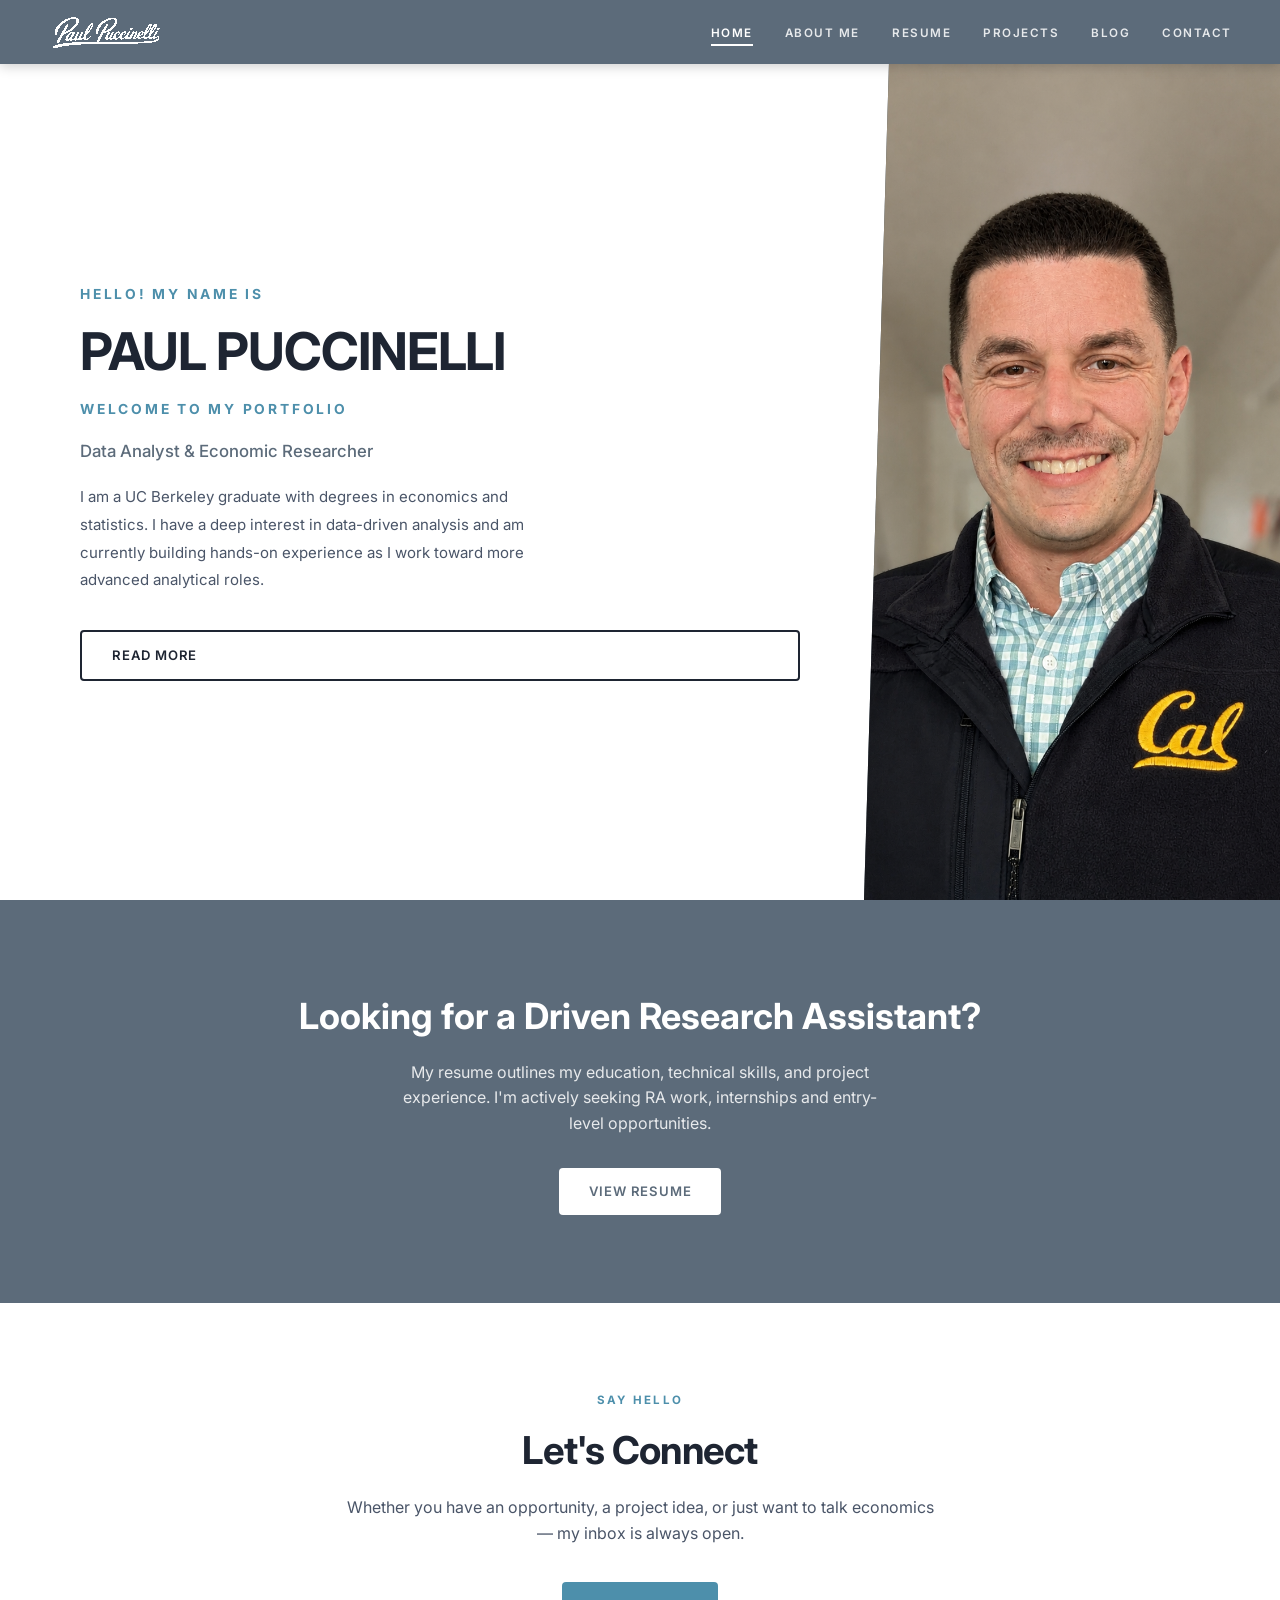
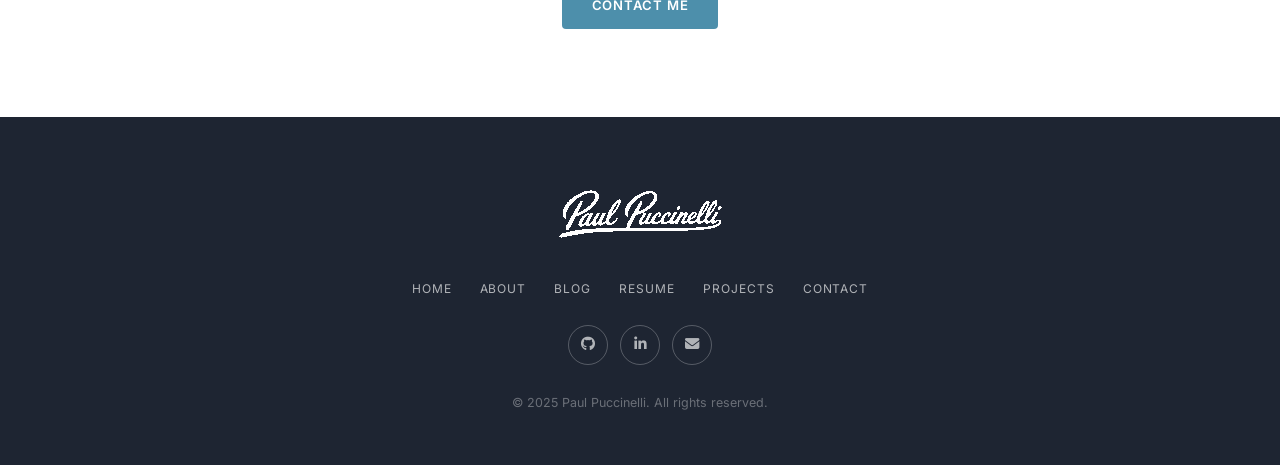
<file: index.html>
<!DOCTYPE html>
<html lang="en">
<head>
  <meta charset="UTF-8">
  <meta http-equiv="refresh" content="0; url=mySiteHome.html">
  <title>Paul Puccinelli</title>
</head>
<body>
  <script>window.location.replace("mySiteHome.html");</script>
</body>
</html>
</file>
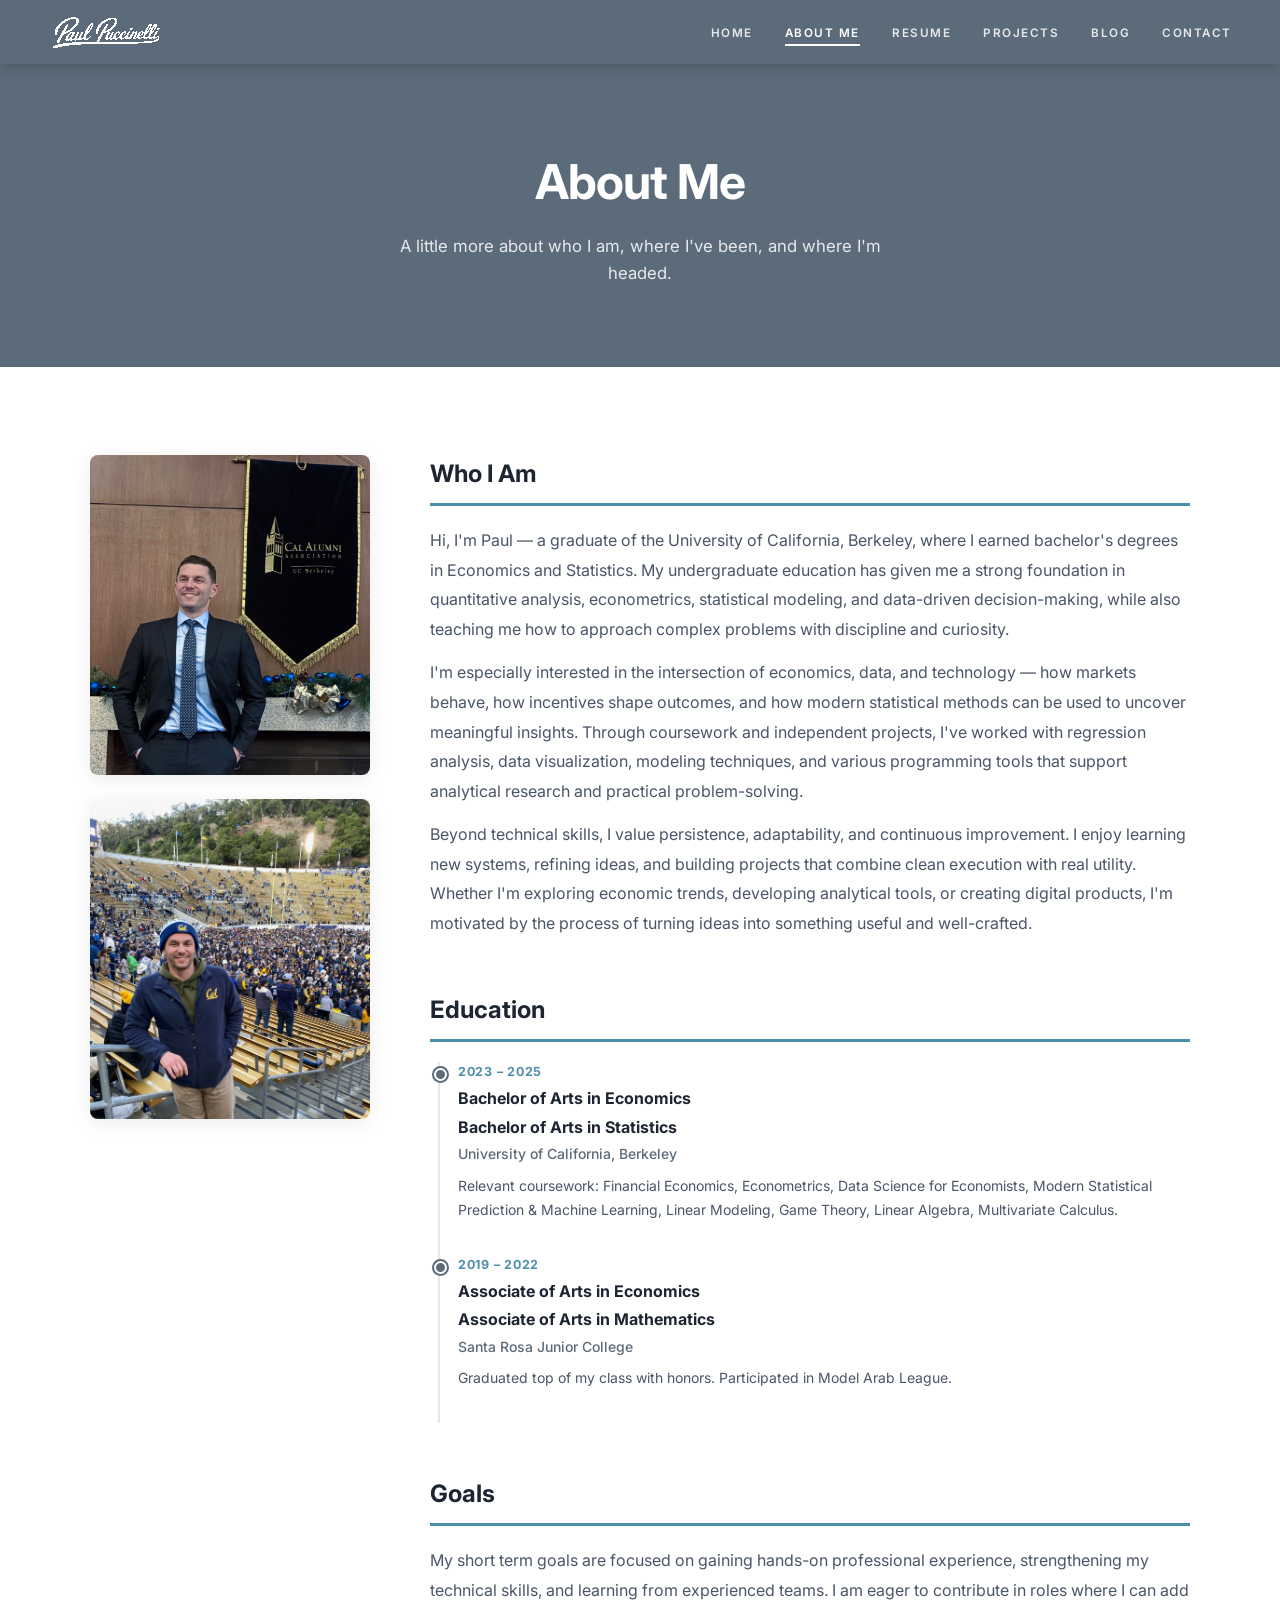
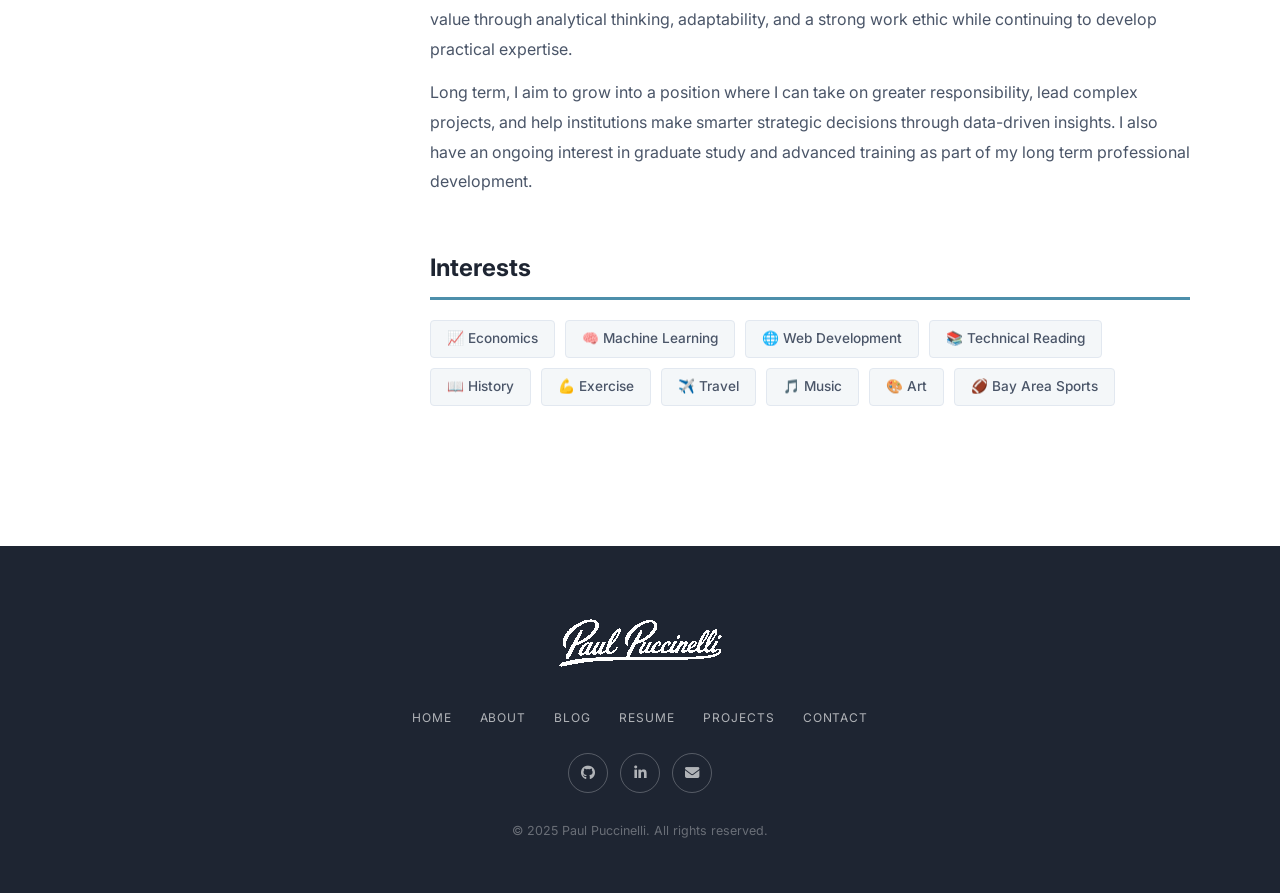
<file: mySiteAboutMe.html>
<!DOCTYPE html>
<html lang="en">
<head>
  <meta charset="UTF-8">
  <meta name="viewport" content="width=device-width, initial-scale=1.0">
  <title>About Me — Paul Puccinelli</title>
  <link rel="stylesheet" href="mySiteStyle.css">
  <link rel="stylesheet" href="https://cdnjs.cloudflare.com/ajax/libs/font-awesome/6.4.2/css/all.min.css">
</head>
<body>

  <header class="site-header">
    <div class="logo"><a href="mySiteHome.html"><img src="calSignature.png" alt="Paul Puccinelli" class="logo-img"></a></div>
    <button class="nav-toggle" id="navToggle" aria-label="Open navigation">
      <span></span><span></span><span></span>
    </button>
    <nav>
      <ul class="nav-links" id="navLinks">
        <li><a href="mySiteHome.html">Home</a></li>
        <li><a href="mySiteAboutMe.html" class="active">About Me</a></li>
        <li><a href="mySiteResume.html">Resume</a></li>
        <li><a href="mySiteProjects.html">Projects</a></li>
        <li><a href="mySiteBlog.html">Blog</a></li>
        <li><a href="mySiteContactMe.html">Contact</a></li>
      </ul>
    </nav>
  </header>

  <main>

    <section class="page-hero">
      <h1>About Me</h1>
      <p>A little more about who I am, where I've been, and where I'm headed.</p>
    </section>

    <section class="section section-white">
      <div class="about-page-grid">

        <!-- SIDEBAR -->
        <aside class="about-sidebar">
          <div class="about-portrait">
            <img src="gradPortrait.jpg" alt="Paul Puccinelli — UC Berkeley graduation">
          </div>
          <div class="about-portrait">
            <img src="gamePortrait.jpg" alt="Paul Puccinelli — Cal game at Memorial Stadium" style="object-position: 38% top;">
          </div>
        </aside>

        <!-- MAIN CONTENT -->
        <div class="about-main">

          <div class="about-block">
            <h2>Who I Am</h2>
            <p>Hi, I'm Paul — a graduate of the University of California, Berkeley, where I earned bachelor's degrees in Economics and Statistics. My undergraduate education has given me a strong foundation in quantitative analysis, econometrics, statistical modeling, and data-driven decision-making, while also teaching me how to approach complex problems with discipline and curiosity.</p>
            <p>I'm especially interested in the intersection of economics, data, and technology — how markets behave, how incentives shape outcomes, and how modern statistical methods can be used to uncover meaningful insights. Through coursework and independent projects, I've worked with regression analysis, data visualization, modeling techniques, and various programming tools that support analytical research and practical problem-solving.</p>
            <p>Beyond technical skills, I value persistence, adaptability, and continuous improvement. I enjoy learning new systems, refining ideas, and building projects that combine clean execution with real utility. Whether I'm exploring economic trends, developing analytical tools, or creating digital products, I'm motivated by the process of turning ideas into something useful and well-crafted.</p>
          </div>

          <div class="about-block">
            <h2>Education</h2>
            <div class="timeline">
              <div class="timeline-item">
                <div class="timeline-date">2023 – 2025</div>
                <div class="timeline-title">Bachelor of Arts in Economics</div>
                <div class="timeline-title">Bachelor of Arts in Statistics</div>
                <div class="timeline-subtitle">University of California, Berkeley</div>
                <div class="timeline-desc">Relevant coursework: Financial Economics, Econometrics, Data Science for Economists, Modern Statistical Prediction &amp; Machine Learning, Linear Modeling, Game Theory, Linear Algebra, Multivariate Calculus.</div>
              </div>
              <div class="timeline-item">
                <div class="timeline-date">2019 – 2022</div>
                <div class="timeline-title">Associate of Arts in Economics</div>
                <div class="timeline-title">Associate of Arts in Mathematics</div>
                <div class="timeline-subtitle">Santa Rosa Junior College</div>
                <div class="timeline-desc">Graduated top of my class with honors. Participated in Model Arab League.</div>
              </div>
            </div>
          </div>



          <div class="about-block">
            <h2>Goals</h2>
            <p>My short term goals are focused on gaining hands-on professional experience, strengthening my technical skills, and learning from experienced teams. I am eager to contribute in roles where I can add value through analytical thinking, adaptability, and a strong work ethic while continuing to develop practical expertise.</p>
            <p>Long term, I aim to grow into a position where I can take on greater responsibility, lead complex projects, and help institutions make smarter strategic decisions through data-driven insights. I also have an ongoing interest in graduate study and advanced training as part of my long term professional development.</p>
          </div>

          <div class="about-block">
            <h2>Interests</h2>
            <div class="interests-list">
              <span class="interest-tag">📈 Economics</span>
              <span class="interest-tag">🧠 Machine Learning</span>
              <span class="interest-tag">🌐 Web Development</span>
              <span class="interest-tag">📚 Technical Reading</span>
              <span class="interest-tag">📖 History</span>
              <span class="interest-tag">💪 Exercise</span>
              <span class="interest-tag">✈️ Travel</span>
              <span class="interest-tag">🎵 Music</span>
              <span class="interest-tag">🎨 Art</span>
              <span class="interest-tag">🏈 Bay Area Sports</span>
            </div>
          </div>

        </div><!-- /.about-main -->
      </div><!-- /.about-page-grid -->
    </section>

  </main>

  <footer class="site-footer">
    <div class="footer-logo"><img src="calSignature.png" alt="Paul Puccinelli" class="logo-img"></div>
    <nav class="footer-nav">
      <a href="mySiteHome.html">Home</a>
      <a href="mySiteAboutMe.html">About</a>
      <a href="mySiteBlog.html">Blog</a>
      <a href="mySiteResume.html">Resume</a>
      <a href="mySiteProjects.html">Projects</a>
      <a href="mySiteContactMe.html">Contact</a>
    </nav>
    <div class="social-links">
      <a href="https://github.com/paulpuccinelli" target="_blank" rel="noopener noreferrer" class="social-link" title="GitHub"><i class="fab fa-github"></i></a>
      <a href="https://linkedin.com/in/paul-puccinelli-082276295/" target="_blank" rel="noopener noreferrer" class="social-link" title="LinkedIn"><i class="fab fa-linkedin-in"></i></a>
      <a href="mySiteContactMe.html" class="social-link" title="Email"><i class="fas fa-envelope"></i></a>
    </div>
    <p class="footer-copy">&copy; 2025 Paul Puccinelli. All rights reserved.</p>
  </footer>

  <script>
    const toggle = document.getElementById('navToggle');
    const nav    = document.getElementById('navLinks');
    toggle.addEventListener('click', () => nav.classList.toggle('open'));
  </script>

</body>
</html>
</file>
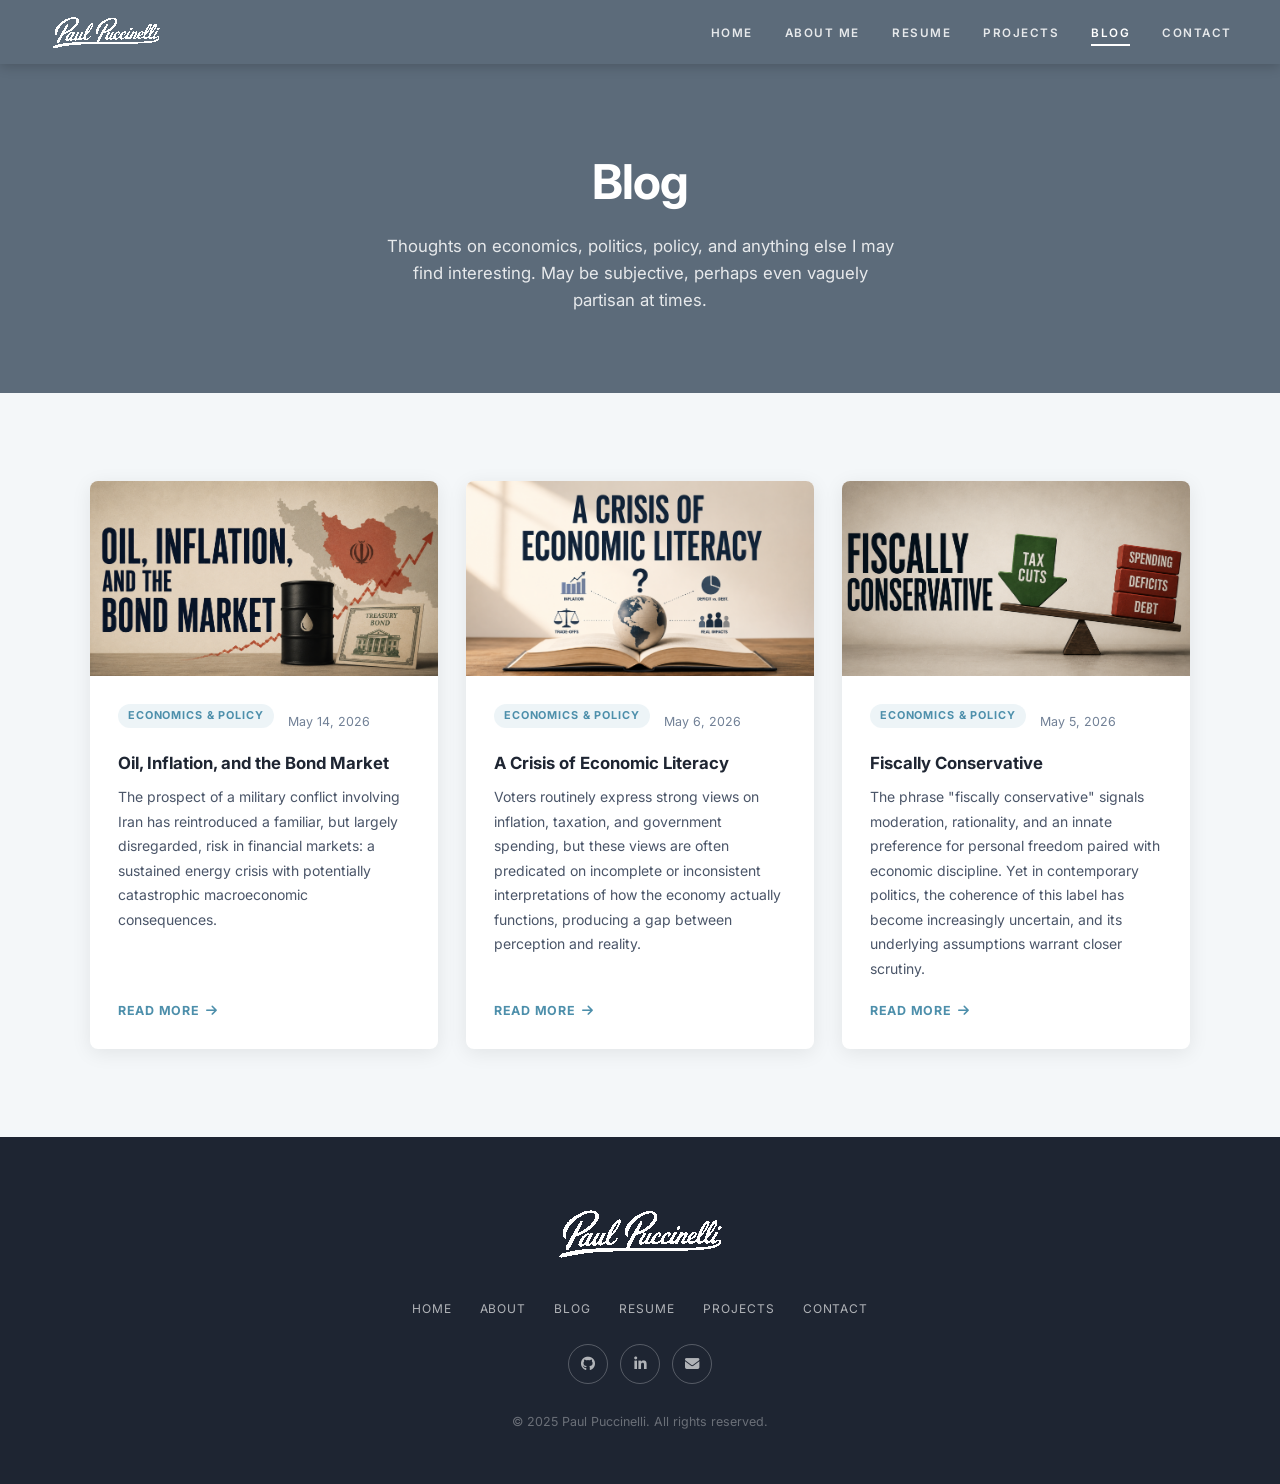
<file: mySiteBlog.html>
<!DOCTYPE html>
<html lang="en">
<head>
  <meta charset="UTF-8">
  <meta name="viewport" content="width=device-width, initial-scale=1.0">
  <title>Blog — Paul Puccinelli</title>
  <link rel="stylesheet" href="mySiteStyle.css">
  <link rel="stylesheet" href="https://cdnjs.cloudflare.com/ajax/libs/font-awesome/6.4.2/css/all.min.css">
</head>
<body>

  <header class="site-header">
    <div class="logo"><a href="mySiteHome.html"><img src="calSignature.png" alt="Paul Puccinelli" class="logo-img"></a></div>
    <button class="nav-toggle" id="navToggle" aria-label="Open navigation">
      <span></span><span></span><span></span>
    </button>
    <nav>
      <ul class="nav-links" id="navLinks">
        <li><a href="mySiteHome.html">Home</a></li>
        <li><a href="mySiteAboutMe.html">About Me</a></li>
        <li><a href="mySiteResume.html">Resume</a></li>
        <li><a href="mySiteProjects.html">Projects</a></li>
        <li><a href="mySiteBlog.html" class="active">Blog</a></li>
        <li><a href="mySiteContactMe.html">Contact</a></li>
      </ul>
    </nav>
  </header>

  <main>

    <section class="page-hero">
      <h1>Blog</h1>
      <p>Thoughts on economics, politics, policy, and anything else I may find interesting. May be subjective, perhaps even vaguely partisan at times.</p>
    </section>

    <section class="section section-gray">
      <div class="blog-grid">

        <article class="blog-card">
          <div class="blog-card-header" style="background:#3a5a7a;">
            <img src="blogPosts\oilInflationAndTheBondMarket\oil_inflation_Cover.png" alt="Oil, Inflation, and the Bond Market" style="width:100%;height:195px;object-fit:cover;display:block;">
          </div>
          <div class="blog-card-body">
            <div class="blog-meta">
              <span class="card-tag">Economics &amp; Policy</span>
              <span class="blog-date">May 14, 2026</span>
            </div>
            <h2 class="blog-card-title">Oil, Inflation, and the Bond Market</h2>
            <p class="blog-card-text">The prospect of a military conflict involving Iran has reintroduced a familiar, but largely disregarded, risk in financial markets: a sustained energy crisis with potentially catastrophic macroeconomic consequences.</p>
            <a href="blogPosts/oilInflationAndTheBondMarket/oil_inflation.html" class="read-more">Read More <i class="fas fa-arrow-right"></i></a>
          </div>
        </article>

        <article class="blog-card">
          <div class="blog-card-header" style="padding:0;display:block;">
            <img src="blogPosts/economicLiteracy/economicLiteracyCover2.png" alt="A Crisis of Economic Literacy" style="width:100%;height:195px;object-fit:cover;display:block;">
          </div>
          <div class="blog-card-body">
            <div class="blog-meta">
              <span class="card-tag">Economics &amp; Policy</span>
              <span class="blog-date">May 6, 2026</span>
            </div>
            <h2 class="blog-card-title">A Crisis of Economic Literacy</h2>
            <p class="blog-card-text">Voters routinely express strong views on inflation, taxation, and government spending, but these views are often predicated on incomplete or inconsistent interpretations of how the economy actually functions, producing a gap between perception and reality.</p>
            <a href="blogPosts/economicLiteracy/economicLiteracy.html" class="read-more">Read More <i class="fas fa-arrow-right"></i></a>
          </div>
        </article>

        <article class="blog-card">
          <div class="blog-card-header" style="padding:0;display:block;">
            <img src="blogPosts/fiscalConservatism/fiscallyConservativeCover2.png" alt="Fiscally Conservative" style="width:100%;height:195px;object-fit:cover;display:block;">
          </div>
          <div class="blog-card-body">
            <div class="blog-meta">
              <span class="card-tag">Economics &amp; Policy</span>
              <span class="blog-date">May 5, 2026</span>
            </div>
            <h2 class="blog-card-title">Fiscally Conservative</h2>
            <p class="blog-card-text">The phrase "fiscally conservative" signals moderation, rationality, and an innate preference for personal freedom paired with economic discipline. Yet in contemporary politics, the coherence of this label has become increasingly uncertain, and its underlying assumptions warrant closer scrutiny.</p>
            <a href="blogPosts/fiscalConservatism/fiscalConservatism.html" class="read-more">Read More <i class="fas fa-arrow-right"></i></a>
          </div>
        </article>





        <!-- <article class="blog-card">
          <div class="blog-card-header" style="background:#2e4a6a;">
            <i class="fas fa-trophy" style="font-size:3rem;color:rgba(255,255,255,0.4);"></i>
          </div>
          <div class="blog-card-body">
            <div class="blog-meta">
              <span class="card-tag">Experience</span>
              <span class="blog-date">February 14, 2025</span>
            </div>
            <h2 class="blog-card-title">My First Hackathon: 24 Hours to Build Something Real</h2>
            <p class="blog-card-text">I went in with a half-formed idea and came out a hackathon finalist. Here's a candid look at the chaos, the late-night pivots, and what I'd do differently next time.</p>
            <a href="#" class="read-more">Read More <i class="fas fa-arrow-right"></i></a>
          </div>
        </article>

        <article class="blog-card">
          <div class="blog-card-header" style="background:#456070;">
            <i class="fas fa-sitemap" style="font-size:3rem;color:rgba(255,255,255,0.4);"></i>
          </div>
          <div class="blog-card-body">
            <div class="blog-meta">
              <span class="card-tag">Computer Science</span>
              <span class="blog-date">January 22, 2025</span>
            </div>
            <h2 class="blog-card-title">Why Algorithms Still Matter (Even If You Use Libraries)</h2>
            <p class="blog-card-text">It's tempting to think Big-O analysis is just for interviews. Here's how a solid understanding of algorithmic complexity saved me hours of debugging on a real project.</p>
            <a href="#" class="read-more">Read More <i class="fas fa-arrow-right"></i></a>
          </div>
        </article>

        <article class="blog-card">
          <div class="blog-card-header" style="background:#3c5a6e;">
            <i class="fas fa-graduation-cap" style="font-size:3rem;color:rgba(255,255,255,0.4);"></i>
          </div>
          <div class="blog-card-body">
            <div class="blog-meta">
              <span class="card-tag">Personal</span>
              <span class="blog-date">December 5, 2024</span>
            </div>
            <h2 class="blog-card-title">Why I Chose Computer Science</h2>
            <p class="blog-card-text">The honest answer isn't that I always knew. It was a process of following curiosity, writing my first terrible Python script, and realizing that building software gives me a feeling nothing else does.</p>
            <a href="#" class="read-more">Read More <i class="fas fa-arrow-right"></i></a>
          </div>
        </article>

        <article class="blog-card">
          <div class="blog-card-header" style="background:#506070;">
            <i class="fas fa-database" style="font-size:3rem;color:rgba(255,255,255,0.4);"></i>
          </div>
          <div class="blog-card-body">
            <div class="blog-meta">
              <span class="card-tag">Databases</span>
              <span class="blog-date">November 10, 2024</span>
            </div>
            <h2 class="blog-card-title">SQL vs. NoSQL: Choosing the Right Database for Your Project</h2>
            <p class="blog-card-text">After using both in academic and personal projects, here's my practical take on when to reach for a relational database versus a document store — and why it actually matters for your architecture.</p>
            <a href="#" class="read-more">Read More <i class="fas fa-arrow-right"></i></a>
          </div>
        </article> -->

      </div>
    </section>

  </main>

  <footer class="site-footer">
    <div class="footer-logo"><img src="calSignature.png" alt="Paul Puccinelli" class="logo-img"></div>
    <nav class="footer-nav">
      <a href="mySiteHome.html">Home</a>
      <a href="mySiteAboutMe.html">About</a>
      <a href="mySiteBlog.html">Blog</a>
      <a href="mySiteResume.html">Resume</a>
      <a href="mySiteProjects.html">Projects</a>
      <a href="mySiteContactMe.html">Contact</a>
    </nav>
    <div class="social-links">
      <a href="https://github.com/paulpuccinelli" target="_blank" rel="noopener noreferrer" class="social-link" title="GitHub"><i class="fab fa-github"></i></a>
      <a href="https://linkedin.com/in/paul-puccinelli-082276295/" target="_blank" rel="noopener noreferrer" class="social-link" title="LinkedIn"><i class="fab fa-linkedin-in"></i></a>
      <a href="mySiteContactMe.html" class="social-link" title="Email"><i class="fas fa-envelope"></i></a>
    </div>
    <p class="footer-copy">&copy; 2025 Paul Puccinelli. All rights reserved.</p>
  </footer>

  <script>
    const toggle = document.getElementById('navToggle');
    const nav    = document.getElementById('navLinks');
    toggle.addEventListener('click', () => nav.classList.toggle('open'));
  </script>

</body>
</html>
</file>
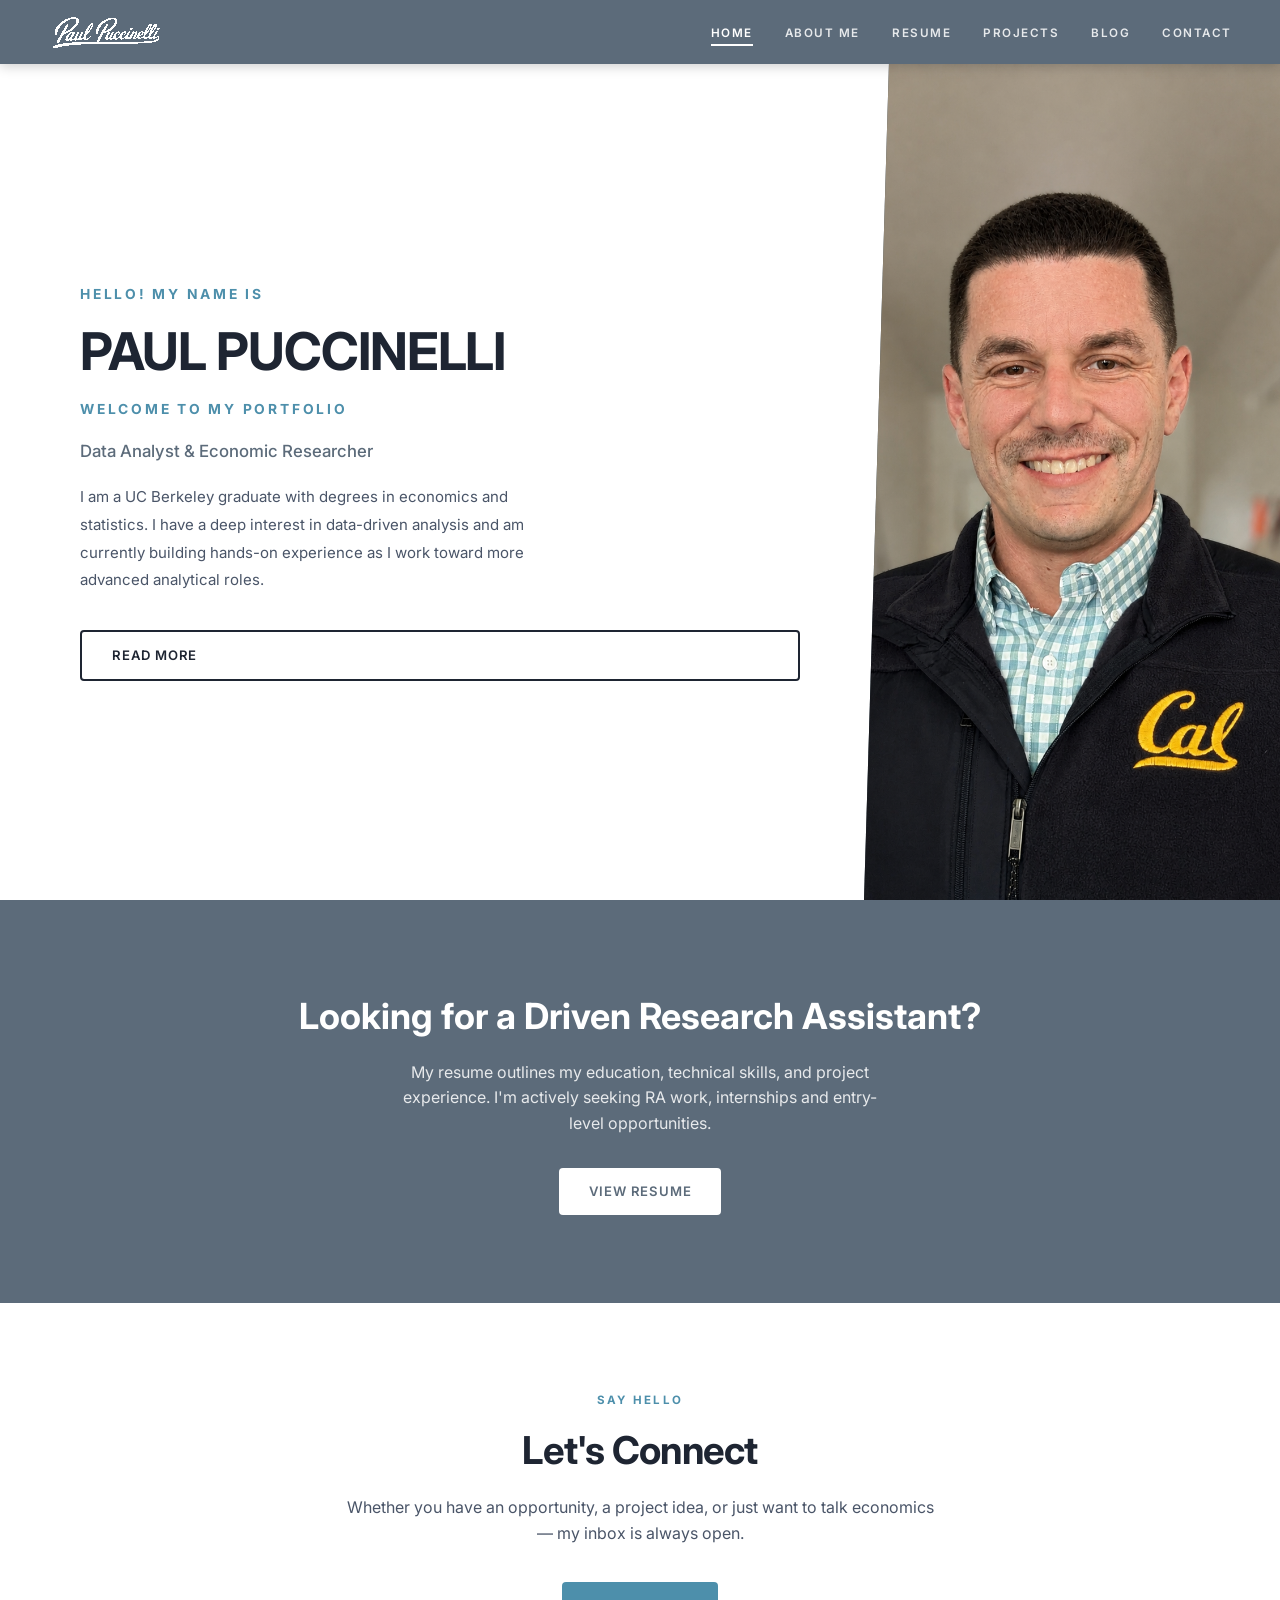
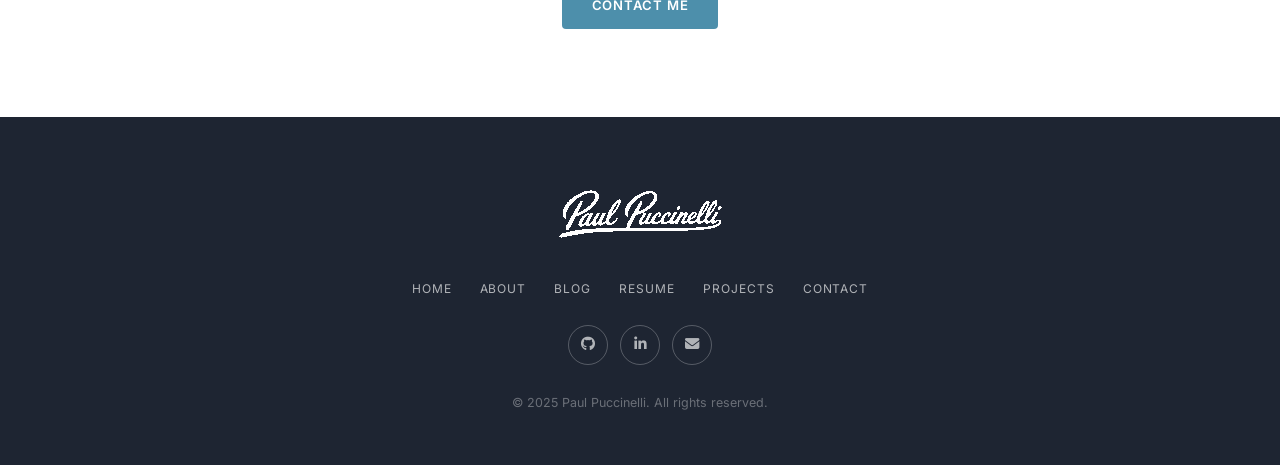
<file: mySiteHome.html>
<!DOCTYPE html>
<html lang="en">
<head>
  <meta charset="UTF-8">
  <meta name="viewport" content="width=device-width, initial-scale=1.0">
  <title>Paul Puccinelli — Portfolio</title>
  <link rel="stylesheet" href="mySiteStyle.css">
  <link rel="stylesheet" href="https://cdnjs.cloudflare.com/ajax/libs/font-awesome/6.4.2/css/all.min.css">
</head>
<body>

  <header class="site-header">
    <div class="logo"><a href="mySiteHome.html"><img src="calSignature.png" alt="Paul Puccinelli" class="logo-img"></a></div>
    <button class="nav-toggle" id="navToggle" aria-label="Open navigation">
      <span></span><span></span><span></span>
    </button>
    <nav>
      <ul class="nav-links" id="navLinks">
        <li><a href="mySiteHome.html" class="active">Home</a></li>
        <li><a href="mySiteAboutMe.html">About Me</a></li>
        <li><a href="mySiteResume.html">Resume</a></li>
        <li><a href="mySiteProjects.html">Projects</a></li>
        <li><a href="mySiteBlog.html">Blog</a></li>
        <li><a href="mySiteContactMe.html">Contact</a></li>
      </ul>
    </nav>
  </header>

  <main>

    <!-- HERO -->
    <section class="hero">
      <div class="hero-text">
        <span class="hero-eyebrow">HELLO! MY NAME IS</span>
        <h1>PAUL PUCCINELLI</h1>
        <span class="hero-eyebrow">Welcome to my portfolio</span>
        <p class="hero-tagline">Data Analyst &amp; Economic Researcher</p>
        <p class="hero-desc">I am a UC Berkeley graduate with degrees in economics and statistics. I have a deep interest in data-driven analysis and am currently building hands-on experience as I work toward more advanced analytical roles.</p>
        <a href="mySiteAboutMe.html" class="btn btn-outline">Read More</a>
      </div>
      <div class="hero-portrait">
        <img src="refinedPortrait.png" alt="Paul Puccinelli">
      </div>
    </section>

    <!-- RESUME CTA -->
    <section class="cta-section">
      <h2>Looking for a Driven Research Assistant?</h2>
      <p>My resume outlines my education, technical skills, and project experience. I'm actively seeking RA work, internships and entry-level opportunities.</p>
      <div class="cta-buttons">
        <a href="mySiteResume.html" class="btn btn-white">View Resume</a>
      </div>
    </section>

    <!-- CONTACT CTA -->
    <section class="section section-white" style="text-align:center;">
      <p class="section-label">Say Hello</p>
      <h2 class="section-title">Let's Connect</h2>
      <p class="section-subtitle" style="margin-bottom:36px;">Whether you have an opportunity, a project idea, or just want to talk economics — my inbox is always open.</p>
      <a href="mySiteContactMe.html" class="btn btn-accent">Contact Me</a>
    </section>

  </main>

  <footer class="site-footer">
    <div class="footer-logo"><img src="calSignature.png" alt="Paul Puccinelli" class="logo-img"></div>
    <nav class="footer-nav">
      <a href="mySiteHome.html">Home</a>
      <a href="mySiteAboutMe.html">About</a>
      <a href="mySiteBlog.html">Blog</a>
      <a href="mySiteResume.html">Resume</a>
      <a href="mySiteProjects.html">Projects</a>
      <a href="mySiteContactMe.html">Contact</a>
    </nav>
    <div class="social-links">
      <a href="https://github.com/paulpuccinelli" target="_blank" rel="noopener noreferrer" class="social-link" title="GitHub"><i class="fab fa-github"></i></a>
      <a href="https://linkedin.com/in/paul-puccinelli-082276295/" target="_blank" rel="noopener noreferrer" class="social-link" title="LinkedIn"><i class="fab fa-linkedin-in"></i></a>
      <a href="mySiteContactMe.html" class="social-link" title="Email"><i class="fas fa-envelope"></i></a>
    </div>
    <p class="footer-copy">&copy; 2025 Paul Puccinelli. All rights reserved.</p>
  </footer>

  <script>
    const toggle = document.getElementById('navToggle');
    const nav    = document.getElementById('navLinks');
    toggle.addEventListener('click', () => nav.classList.toggle('open'));
  </script>

</body>
</html>
</file>
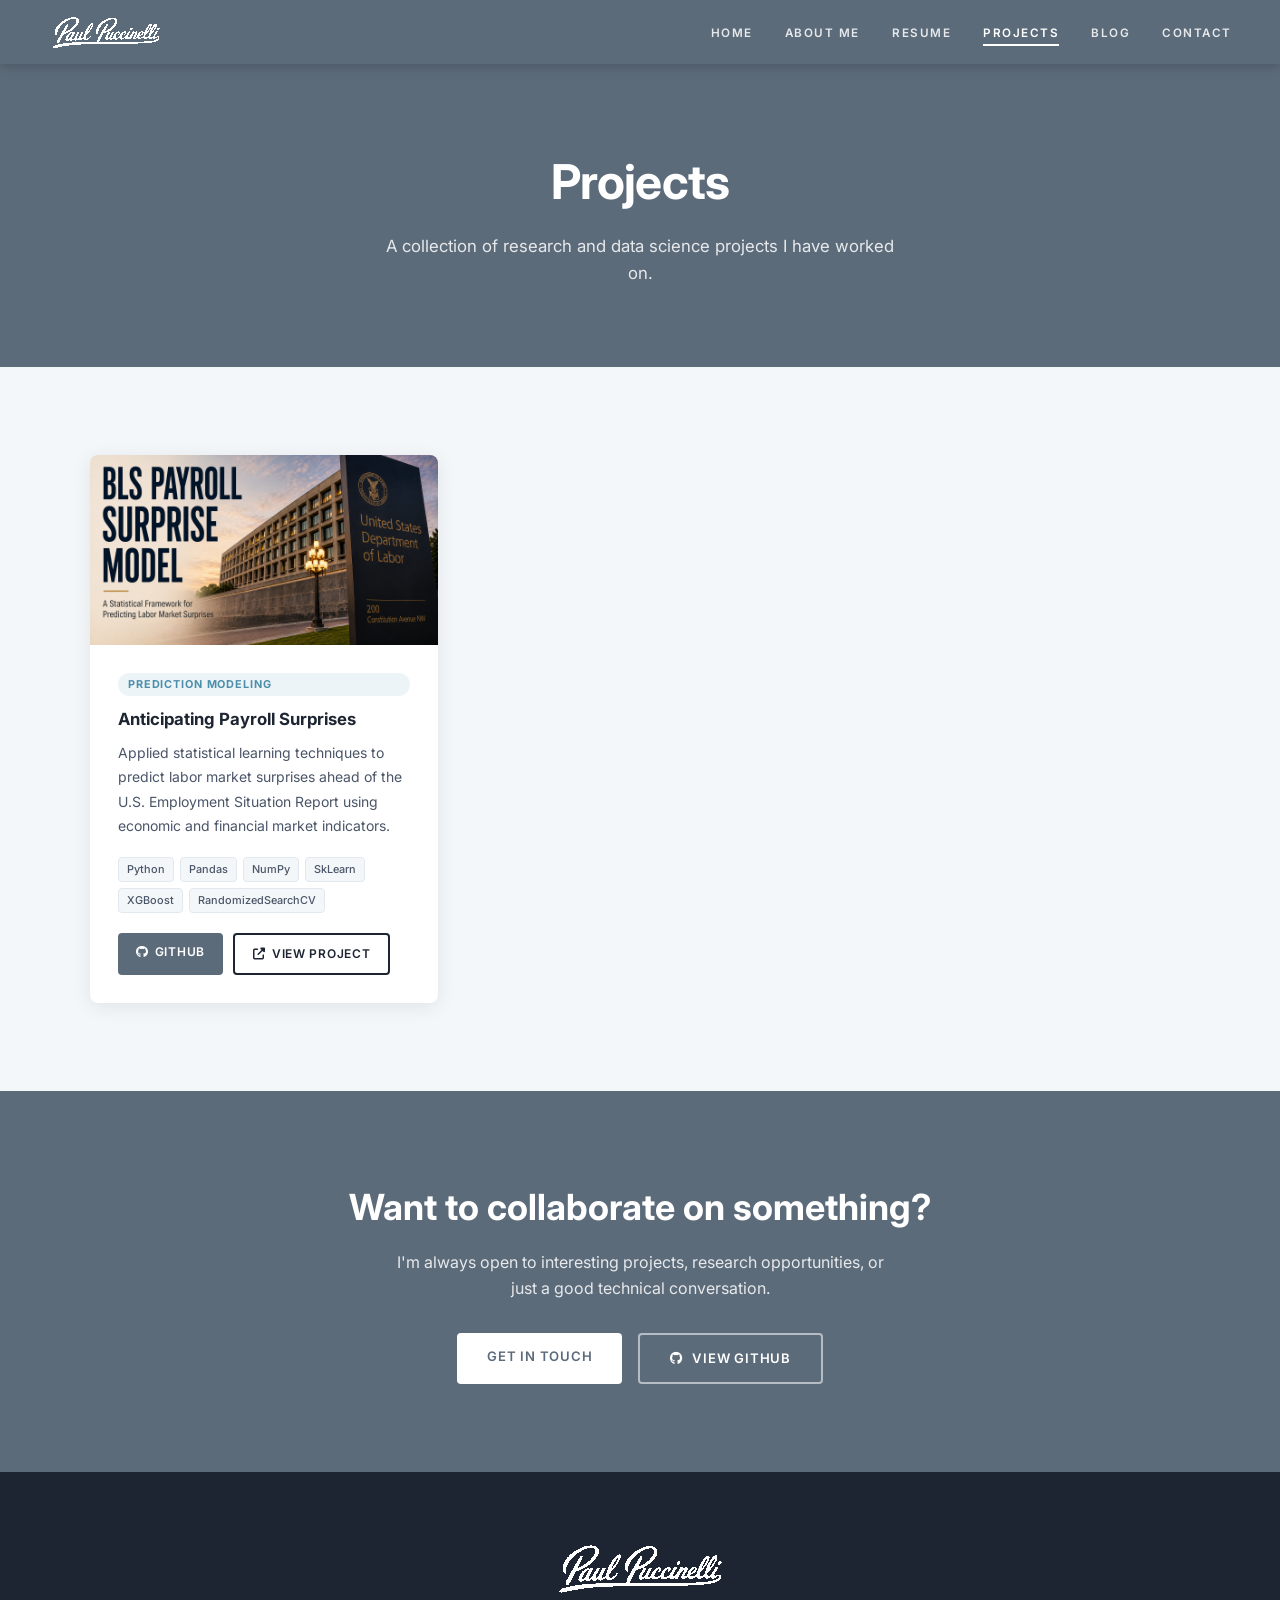
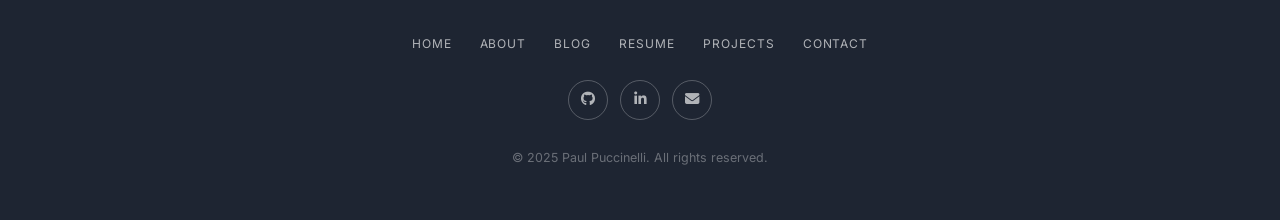
<file: mySiteProjects.html>
<!DOCTYPE html>
<html lang="en">
<head>
  <meta charset="UTF-8">
  <meta name="viewport" content="width=device-width, initial-scale=1.0">
  <title>Projects — Paul Puccinelli</title>
  <link rel="stylesheet" href="mySiteStyle.css">
  <link rel="stylesheet" href="https://cdnjs.cloudflare.com/ajax/libs/font-awesome/6.4.2/css/all.min.css">
</head>
<body>

  <header class="site-header">
    <div class="logo"><a href="mySiteHome.html"><img src="calSignature.png" alt="Paul Puccinelli" class="logo-img"></a></div>
    <button class="nav-toggle" id="navToggle" aria-label="Open navigation">
      <span></span><span></span><span></span>
    </button>
    <nav>
      <ul class="nav-links" id="navLinks">
        <li><a href="mySiteHome.html">Home</a></li>
        <li><a href="mySiteAboutMe.html">About Me</a></li>
        <li><a href="mySiteResume.html">Resume</a></li>
        <li><a href="mySiteProjects.html" class="active">Projects</a></li>
        <li><a href="mySiteBlog.html">Blog</a></li>
        <li><a href="mySiteContactMe.html">Contact</a></li>
      </ul>
    </nav>
  </header>

  <main>

    <section class="page-hero">
      <h1>Projects</h1>
      <p>A collection of research and data science projects I have worked on.</p>
    </section>

    <section class="section section-gray">
      <div class="cards-grid">

        <div class="card">
          <div class="card-img" style="padding:0;overflow:hidden;">
            <img src="Projects/BlsPredictionModel/bls_pred_image.png" alt="BLS Prediction Model" style="width:100%;height:100%;object-fit:cover;display:block;">
          </div>
          <div class="card-body">
            <span class="card-tag">Prediction Modeling</span>
            <h3 class="card-title">Anticipating Payroll Surprises</h3>
            <p class="card-text">Applied statistical learning techniques to predict labor market surprises ahead of the U.S. Employment Situation Report using economic and financial market indicators.</p>
            <div class="card-tags">
              <span class="tag">Python</span>
              <span class="tag">Pandas</span>
              <span class="tag">NumPy</span>
              <span class="tag">SkLearn</span>
              <span class="tag">XGBoost</span>
              <span class="tag">RandomizedSearchCV</span>
            </div>
            <div style="display:flex;gap:10px;flex-wrap:wrap;">
              <a href="https://github.com/paulpuccinelli/BLS_jobs_report_model" target="_blank" rel="noopener noreferrer" class="btn btn-primary" style="padding:9px 18px;font-size:0.75rem;"><i class="fab fa-github" style="margin-right:6px;"></i>GitHub</a>
              <a href="Projects/BlsPredictionModel/blsPredictionModel.html" class="btn btn-outline" style="padding:9px 18px;font-size:0.75rem;"><i class="fas fa-external-link-alt" style="margin-right:6px;"></i>View project</a>
            </div>
          </div>
        </div>

        <!-- <div class="card">
          <div class="card-img" style="background:#3a5a7a;">
            <div class="card-img-icon">🤖</div>
          </div>
          <div class="card-body">
            <span class="card-tag">Machine Learning</span>
            <h3 class="card-title">Sentiment Analyzer</h3>
            <p class="card-text">An NLP web tool that classifies text sentiment as positive, negative, or neutral. Built with a custom-trained LSTM model (91% accuracy on IMDB dataset), a Flask REST API, and a React frontend.</p>
            <div class="card-tags">
              <span class="tag">Python</span>
              <span class="tag">TensorFlow</span>
              <span class="tag">Flask</span>
              <span class="tag">React</span>
            </div>
            <div style="display:flex;gap:10px;flex-wrap:wrap;">
              <a href="#" class="btn btn-primary" style="padding:9px 18px;font-size:0.75rem;"><i class="fab fa-github" style="margin-right:6px;"></i>GitHub</a>
              <a href="#" class="btn btn-outline" style="padding:9px 18px;font-size:0.75rem;"><i class="fas fa-external-link-alt" style="margin-right:6px;"></i>Live Demo</a>
            </div>
          </div>
        </div> -->

        <!-- <div class="card">
          <div class="card-img" style="background:#2e4a6a;">
            <div class="card-img-icon">📊</div>
          </div>
          <div class="card-body">
            <span class="card-tag">Data Science</span>
            <h3 class="card-title">Stock Market Dashboard</h3>
            <p class="card-text">An interactive financial dashboard for tracking real-time stock prices, historical trends, and portfolio performance. Uses live market data APIs and interactive Plotly charts with Pandas data processing.</p>
            <div class="card-tags">
              <span class="tag">Python</span>
              <span class="tag">Pandas</span>
              <span class="tag">Plotly</span>
              <span class="tag">Dash</span>
            </div>
            <div style="display:flex;gap:10px;flex-wrap:wrap;">
              <a href="#" class="btn btn-primary" style="padding:9px 18px;font-size:0.75rem;"><i class="fab fa-github" style="margin-right:6px;"></i>GitHub</a>
            </div>
          </div>
        </div> -->

        <!-- <div class="card">
          <div class="card-img" style="background:#5a6a7a;">
            <div class="card-img-icon">🌐</div>
          </div>
          <div class="card-body">
            <span class="card-tag">Frontend</span>
            <h3 class="card-title">Algorithm Visualizer</h3>
            <p class="card-text">An interactive web app that animates classic sorting and graph-traversal algorithms step by step. Built to deepen my understanding of algorithmic complexity and to make CS education more visual.</p>
            <div class="card-tags">
              <span class="tag">JavaScript</span>
              <span class="tag">D3.js</span>
              <span class="tag">HTML/CSS</span>
            </div>
            <div style="display:flex;gap:10px;flex-wrap:wrap;">
              <a href="#" class="btn btn-primary" style="padding:9px 18px;font-size:0.75rem;"><i class="fab fa-github" style="margin-right:6px;"></i>GitHub</a>
              <a href="#" class="btn btn-outline" style="padding:9px 18px;font-size:0.75rem;"><i class="fas fa-external-link-alt" style="margin-right:6px;"></i>Live Demo</a>
            </div>
          </div>
        </div> -->

        <!-- <div class="card">
          <div class="card-img" style="background:#48687e;">
            <div class="card-img-icon">☁️</div>
          </div>
          <div class="card-body">
            <span class="card-tag">API Integration</span>
            <h3 class="card-title">Weather Forecast App</h3>
            <p class="card-text">A clean, responsive weather application that provides current conditions and a 7-day forecast for any city using the OpenWeatherMap API. Features geolocation, unit conversion, and animated weather icons.</p>
            <div class="card-tags">
              <span class="tag">Vue.js</span>
              <span class="tag">REST API</span>
              <span class="tag">CSS3</span>
            </div>
            <div style="display:flex;gap:10px;flex-wrap:wrap;">
              <a href="#" class="btn btn-primary" style="padding:9px 18px;font-size:0.75rem;"><i class="fab fa-github" style="margin-right:6px;"></i>GitHub</a>
              <a href="#" class="btn btn-outline" style="padding:9px 18px;font-size:0.75rem;"><i class="fas fa-external-link-alt" style="margin-right:6px;"></i>Live Demo</a>
            </div>
          </div>
        </div> -->

        <!-- <div class="card">
          <div class="card-img" style="background:#3e5870;">
            <div class="card-img-icon">🔐</div>
          </div>
          <div class="card-body">
            <span class="card-tag">Systems</span>
            <h3 class="card-title">Password Manager CLI</h3>
            <p class="card-text">A command-line password manager with AES-256 encryption, master password hashing, and a simple yet secure local vault. Built as a deep dive into cryptographic primitives and secure data storage.</p>
            <div class="card-tags">
              <span class="tag">Python</span>
              <span class="tag">Cryptography</span>
              <span class="tag">CLI</span>
              <span class="tag">SQLite</span>
            </div>
            <div style="display:flex;gap:10px;flex-wrap:wrap;">
              <a href="#" class="btn btn-primary" style="padding:9px 18px;font-size:0.75rem;"><i class="fab fa-github" style="margin-right:6px;"></i>GitHub</a>
            </div>
          </div>
        </div> -->

      </div><!-- /.cards-grid -->
    </section>

    <!-- CTA -->
    <section class="cta-section">
      <h2>Want to collaborate on something?</h2>
      <p>I'm always open to interesting projects, research opportunities, or just a good technical conversation.</p>
      <div class="cta-buttons">
        <a href="mySiteContactMe.html" class="btn btn-white">Get In Touch</a>
        <a href="https://github.com/paulpuccinelli" target="_blank" rel="noopener noreferrer" class="btn btn-ghost"><i class="fab fa-github" style="margin-right:8px;"></i>View GitHub</a>
      </div>
    </section>

  </main>

  <footer class="site-footer">
    <div class="footer-logo"><img src="calSignature.png" alt="Paul Puccinelli" class="logo-img"></div>
    <nav class="footer-nav">
      <a href="mySiteHome.html">Home</a>
      <a href="mySiteAboutMe.html">About</a>
      <a href="mySiteBlog.html">Blog</a>
      <a href="mySiteResume.html">Resume</a>
      <a href="mySiteProjects.html">Projects</a>
      <a href="mySiteContactMe.html">Contact</a>
    </nav>
    <div class="social-links">
      <a href="https://github.com/paulpuccinelli" target="_blank" rel="noopener noreferrer" class="social-link" title="GitHub"><i class="fab fa-github"></i></a>
      <a href="https://linkedin.com/in/paul-puccinelli-082276295/" target="_blank" rel="noopener noreferrer" class="social-link" title="LinkedIn"><i class="fab fa-linkedin-in"></i></a>
      <a href="mySiteContactMe.html" class="social-link" title="Email"><i class="fas fa-envelope"></i></a>
    </div>
    <p class="footer-copy">&copy; 2025 Paul Puccinelli. All rights reserved.</p>
  </footer>

  <script>
    const toggle = document.getElementById('navToggle');
    const nav    = document.getElementById('navLinks');
    toggle.addEventListener('click', () => nav.classList.toggle('open'));
  </script>

</body>
</html>
</file>
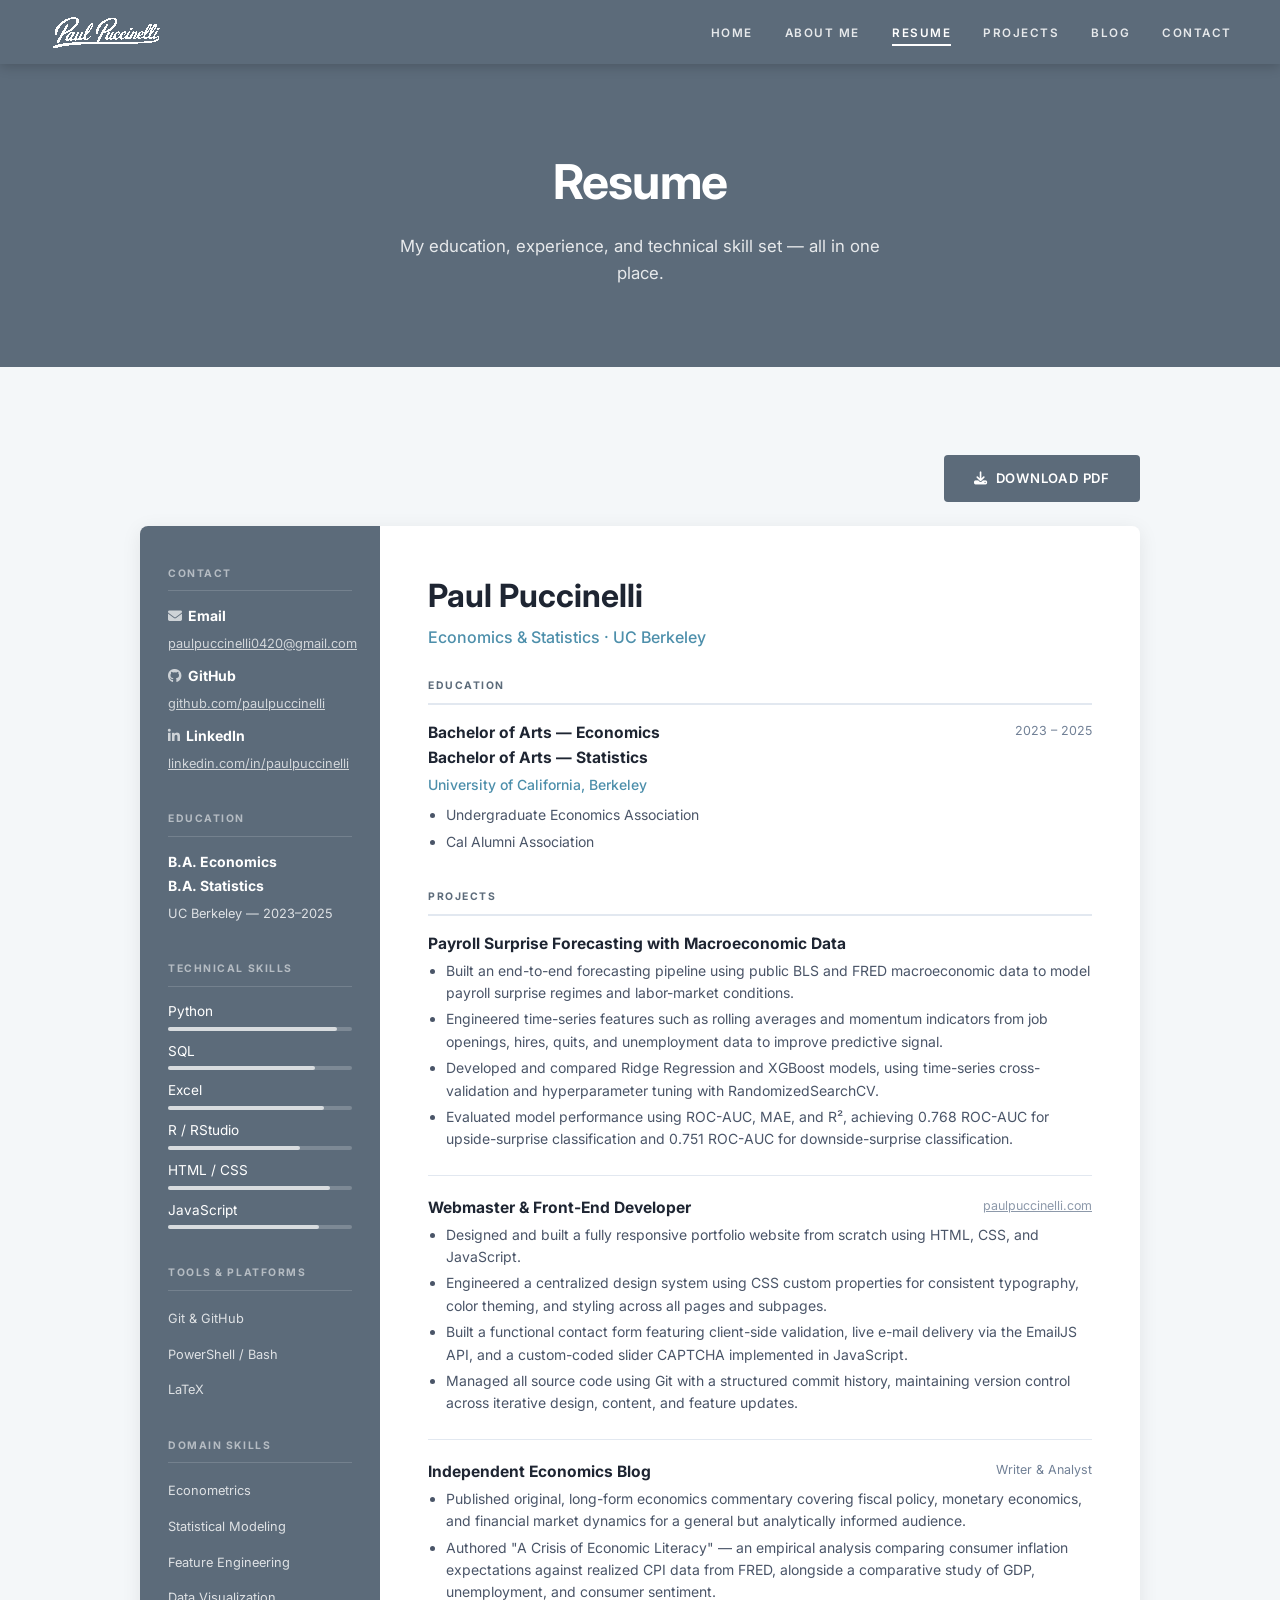
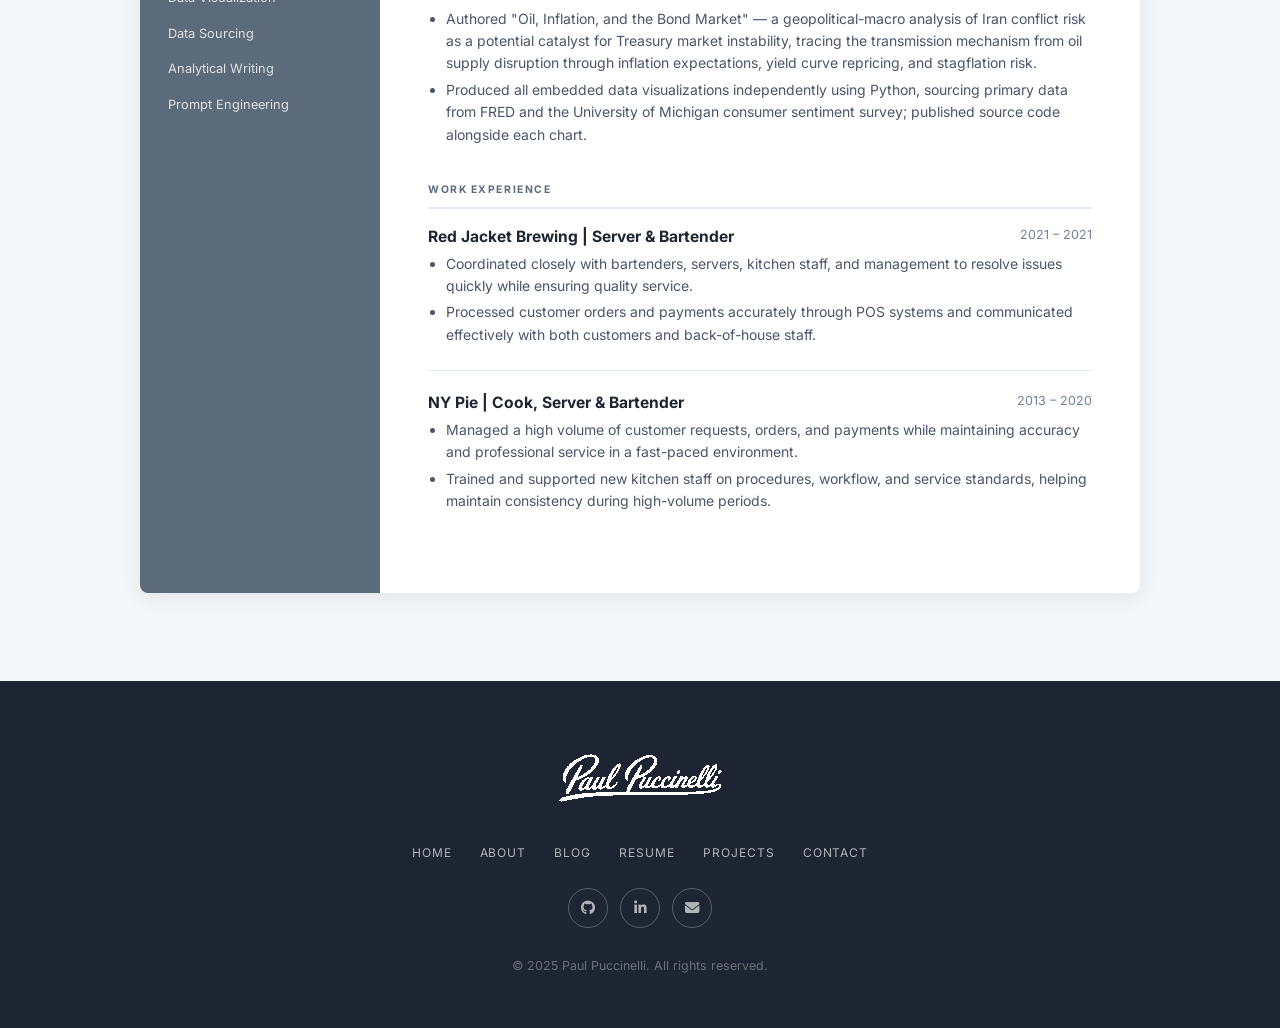
<file: mySiteResume.html>
<!DOCTYPE html>
<html lang="en">
<head>
  <meta charset="UTF-8">
  <meta name="viewport" content="width=device-width, initial-scale=1.0">
  <title>Resume — Paul Puccinelli</title>
  <link rel="stylesheet" href="mySiteStyle.css">
  <link rel="stylesheet" href="https://cdnjs.cloudflare.com/ajax/libs/font-awesome/6.4.2/css/all.min.css">
</head>
<body>

  <header class="site-header">
    <div class="logo"><a href="mySiteHome.html"><img src="calSignature.png" alt="Paul Puccinelli" class="logo-img"></a></div>
    <button class="nav-toggle" id="navToggle" aria-label="Open navigation">
      <span></span><span></span><span></span>
    </button>
    <nav>
      <ul class="nav-links" id="navLinks">
        <li><a href="mySiteHome.html">Home</a></li>
        <li><a href="mySiteAboutMe.html">About Me</a></li>
        <li><a href="mySiteResume.html" class="active">Resume</a></li>
        <li><a href="mySiteProjects.html">Projects</a></li>
        <li><a href="mySiteBlog.html">Blog</a></li>
        <li><a href="mySiteContactMe.html">Contact</a></li>
      </ul>
    </nav>
  </header>

  <main>

    <section class="page-hero">
      <h1>Resume</h1>
      <p>My education, experience, and technical skill set — all in one place.</p>
    </section>

    <section class="section section-gray">
      <div class="resume-wrapper">

        <!-- Download button -->
        <div class="resume-download-bar">
          <a href="new_resume.pdf" download class="btn btn-primary">
            <i class="fas fa-download" style="margin-right:8px;"></i>Download PDF
          </a>
          <!-- Replace resume.pdf with your actual file path -->
        </div>

        <div class="resume-layout">

          <!-- LEFT SIDEBAR -->
          <div class="resume-sidebar">

            <div class="resume-sidebar-block">
              <div class="resume-sidebar-heading">Contact</div>
              <div class="resume-sidebar-item">
                <strong><i class="fas fa-envelope" style="margin-right:6px;opacity:.7;"></i>Email</strong>
                <span><a href="mySiteContactMe.html" style="color:inherit;text-decoration:underline;opacity:0.9;">paulpuccinelli0420@gmail.com</a></span>
              </div>
              <div class="resume-sidebar-item">
                <strong><i class="fab fa-github" style="margin-right:6px;opacity:.7;"></i>GitHub</strong>
                <span><a href="https://github.com/paulpuccinelli" target="_blank" rel="noopener noreferrer" style="color:inherit;text-decoration:underline;opacity:0.9;">github.com/paulpuccinelli</a></span>
              </div>
              <div class="resume-sidebar-item">
                <strong><i class="fab fa-linkedin-in" style="margin-right:6px;opacity:.7;"></i>LinkedIn</strong>
                <span><a href="https://linkedin.com/in/paul-puccinelli-082276295/" target="_blank" rel="noopener noreferrer" style="color:inherit;text-decoration:underline;opacity:0.9;">linkedin.com/in/paulpuccinelli</a></span>
              </div>
            </div>

            <div class="resume-sidebar-block">
              <div class="resume-sidebar-heading">Education</div>
              <div class="resume-sidebar-item">
                <strong>B.A. Economics</strong>
                <strong>B.A. Statistics</strong>
                <span>UC Berkeley — 2023–2025</span>
              </div>
            </div>

            <div class="resume-sidebar-block">
              <div class="resume-sidebar-heading">Technical Skills</div>
              <div class="rs-skill">
                <span>Python</span>
                <div class="rs-bar"><div class="rs-fill" style="width:92%"></div></div>
              </div>
              <div class="rs-skill">
                <span>SQL</span>
                <div class="rs-bar"><div class="rs-fill" style="width:80%"></div></div>
              </div>
              <div class="rs-skill">
                <span>Excel</span>
                <div class="rs-bar"><div class="rs-fill" style="width:85%"></div></div>
              </div>
              <div class="rs-skill">
                <span>R / RStudio</span>
                <div class="rs-bar"><div class="rs-fill" style="width:72%"></div></div>
              </div>
              <div class="rs-skill">
                <span>HTML / CSS</span>
                <div class="rs-bar"><div class="rs-fill" style="width:88%"></div></div>
              </div>
              <div class="rs-skill">
                <span>JavaScript</span>
                <div class="rs-bar"><div class="rs-fill" style="width:82%"></div></div>
              </div>
            </div>

            <div class="resume-sidebar-block">
              <div class="resume-sidebar-heading">Tools &amp; Platforms</div>
              <div class="resume-sidebar-item"><span>Git &amp; GitHub</span></div>
              <div class="resume-sidebar-item"><span>PowerShell / Bash</span></div>
              <div class="resume-sidebar-item"><span>LaTeX</span></div>
            </div>

            <div class="resume-sidebar-block">
              <div class="resume-sidebar-heading">Domain Skills</div>
              <div class="resume-sidebar-item"><span>Econometrics</span></div>
              <div class="resume-sidebar-item"><span>Statistical Modeling</span></div>
              <div class="resume-sidebar-item"><span>Feature Engineering</span></div>
              <div class="resume-sidebar-item"><span>Data Visualization</span></div>
              <div class="resume-sidebar-item"><span>Data Sourcing</span></div>
              <div class="resume-sidebar-item"><span>Analytical Writing</span></div>
              <div class="resume-sidebar-item"><span>Prompt Engineering</span></div>
            </div>

          </div><!-- /.resume-sidebar -->

          <!-- MAIN CONTENT -->
          <div class="resume-main">

            <div class="resume-name">Paul Puccinelli</div>
            <div class="resume-title">Economics &amp; Statistics · UC Berkeley</div>

            <div class="resume-block">
              <div class="resume-block-heading">Education</div>

              <div class="resume-entry">
                <div class="resume-entry-header">
                  <span class="resume-entry-title">Bachelor of Arts — Economics<br>Bachelor of Arts — Statistics</span>
                  <span class="resume-entry-date">2023 – 2025</span>
                </div>
                <div class="resume-entry-sub">University of California, Berkeley</div>
                <ul>
                  <li>Undergraduate Economics Association</li>
                  <li>Cal Alumni Association</li>
                </ul>
              </div>

            </div>

            <div class="resume-block">
              <div class="resume-block-heading">Projects</div>

              <div class="resume-entry">
                <div class="resume-entry-header">
                  <span class="resume-entry-title">Payroll Surprise Forecasting with Macroeconomic Data</span>
                </div>
                <ul>
                  <li>Built an end-to-end forecasting pipeline using public BLS and FRED macroeconomic data to model payroll surprise regimes and labor-market conditions.</li>
                  <li>Engineered time-series features such as rolling averages and momentum indicators from job openings, hires, quits, and unemployment data to improve predictive signal.</li>
                  <li>Developed and compared Ridge Regression and XGBoost models, using time-series cross-validation and hyperparameter tuning with RandomizedSearchCV.</li>
                  <li>Evaluated model performance using ROC-AUC, MAE, and R&sup2;, achieving 0.768 ROC-AUC for upside-surprise classification and 0.751 ROC-AUC for downside-surprise classification.</li>
                </ul>
              </div>

              <div class="resume-entry">
                <div class="resume-entry-header">
                  <span class="resume-entry-title">Webmaster &amp; Front-End Developer</span>
                  <span class="resume-entry-date"><a href="https://paulpuccinelli.com" target="_blank" rel="noopener noreferrer" style="color:inherit;text-decoration:underline;opacity:0.8;">paulpuccinelli.com</a></span>
                </div>
                <ul>
                  <li>Designed and built a fully responsive portfolio website from scratch using HTML, CSS, and JavaScript.</li>
                  <li>Engineered a centralized design system using CSS custom properties for consistent typography, color theming, and styling across all pages and subpages.</li>
                  <li>Built a functional contact form featuring client-side validation, live e-mail delivery via the EmailJS API, and a custom-coded slider CAPTCHA implemented in JavaScript.</li>
                  <li>Managed all source code using Git with a structured commit history, maintaining version control across iterative design, content, and feature updates.</li>
                </ul>
              </div>

              <div class="resume-entry">
                <div class="resume-entry-header">
                  <span class="resume-entry-title">Independent Economics Blog</span>
                  <span class="resume-entry-date">Writer &amp; Analyst</span>
                </div>
                <ul>
                  <li>Published original, long-form economics commentary covering fiscal policy, monetary economics, and financial market dynamics for a general but analytically informed audience.</li>
                  <li>Authored "A Crisis of Economic Literacy" — an empirical analysis comparing consumer inflation expectations against realized CPI data from FRED, alongside a comparative study of GDP, unemployment, and consumer sentiment.</li>
                  <li>Authored "Oil, Inflation, and the Bond Market" — a geopolitical-macro analysis of Iran conflict risk as a potential catalyst for Treasury market instability, tracing the transmission mechanism from oil supply disruption through inflation expectations, yield curve repricing, and stagflation risk.</li>
                  <li>Produced all embedded data visualizations independently using Python, sourcing primary data from FRED and the University of Michigan consumer sentiment survey; published source code alongside each chart.</li>
                </ul>
              </div>

            </div>

            <div class="resume-block">
              <div class="resume-block-heading">Work Experience</div>

              <div class="resume-entry">
                <div class="resume-entry-header">
                  <span class="resume-entry-title">Red Jacket Brewing | Server & Bartender</span>
                  <span class="resume-entry-date">2021 – 2021</span>
                </div>
                <ul>
                  <li>Coordinated closely with bartenders, servers, kitchen staff, and management to resolve issues quickly while ensuring quality service.</li>
                  <li>Processed customer orders and payments accurately through POS systems and communicated effectively with both customers and back-of-house staff.</li>
                </ul>
              </div>

              <div class="resume-entry">
                <div class="resume-entry-header">
                  <span class="resume-entry-title">NY Pie | Cook, Server & Bartender</span>
                  <span class="resume-entry-date">2013 – 2020</span>
                </div>
                <ul>
                  <li>Managed a high volume of customer requests, orders, and payments while maintaining accuracy and professional service in a fast-paced environment.</li>
                  <li>Trained and supported new kitchen staff on procedures, workflow, and service standards, helping maintain consistency during high-volume periods.</li>
                </ul>
              </div>

            </div>


          </div><!-- /.resume-main -->

        </div><!-- /.resume-layout -->
      </div><!-- /.resume-wrapper -->
    </section>

  </main>

  <footer class="site-footer">
    <div class="footer-logo"><img src="calSignature.png" alt="Paul Puccinelli" class="logo-img"></div>
    <nav class="footer-nav">
      <a href="mySiteHome.html">Home</a>
      <a href="mySiteAboutMe.html">About</a>
      <a href="mySiteBlog.html">Blog</a>
      <a href="mySiteResume.html">Resume</a>
      <a href="mySiteProjects.html">Projects</a>
      <a href="mySiteContactMe.html">Contact</a>
    </nav>
    <div class="social-links">
      <a href="https://github.com/paulpuccinelli" target="_blank" rel="noopener noreferrer" class="social-link" title="GitHub"><i class="fab fa-github"></i></a>
      <a href="https://linkedin.com/in/paul-puccinelli-082276295/" target="_blank" rel="noopener noreferrer" class="social-link" title="LinkedIn"><i class="fab fa-linkedin-in"></i></a>
      <a href="mySiteContactMe.html" class="social-link" title="Email"><i class="fas fa-envelope"></i></a>
    </div>
    <p class="footer-copy">&copy; 2025 Paul Puccinelli. All rights reserved.</p>
  </footer>

  <script>
    const toggle = document.getElementById('navToggle');
    const nav    = document.getElementById('navLinks');
    toggle.addEventListener('click', () => nav.classList.toggle('open'));
  </script>

</body>
</html>
</file>
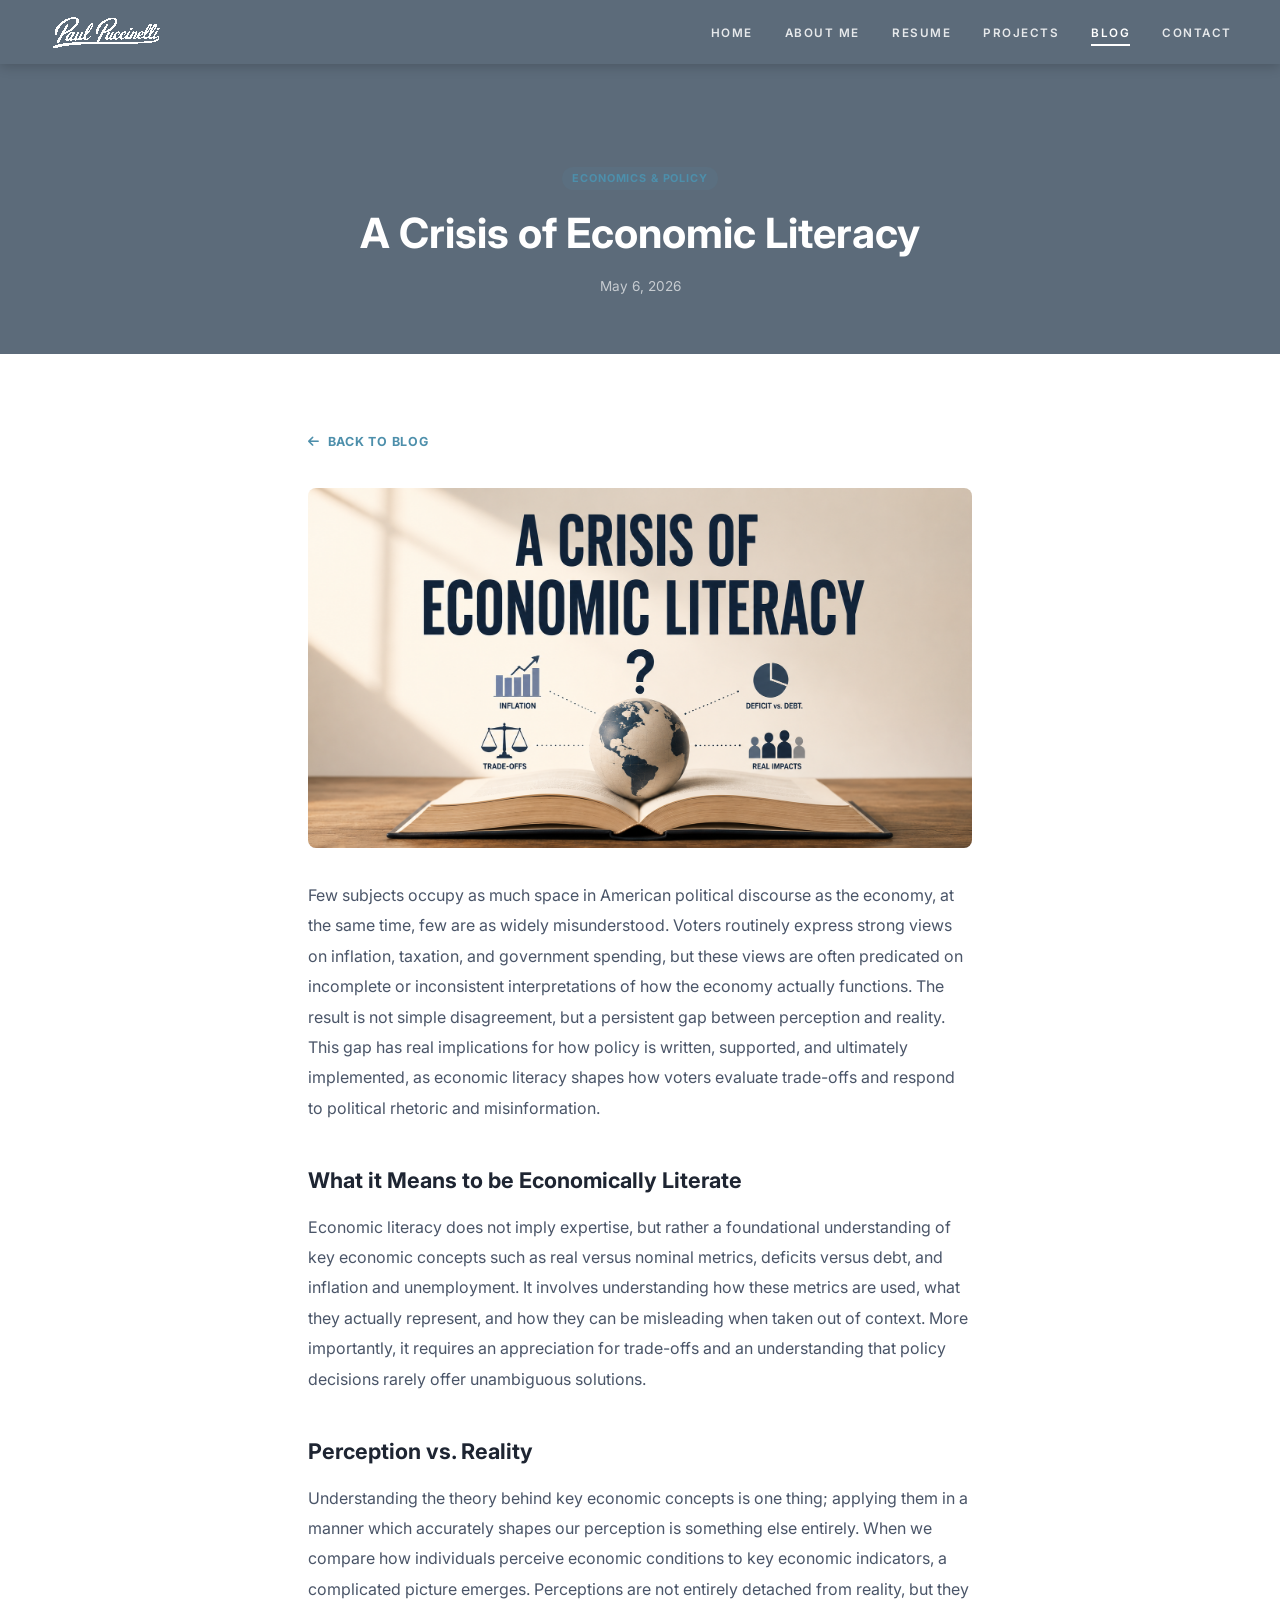
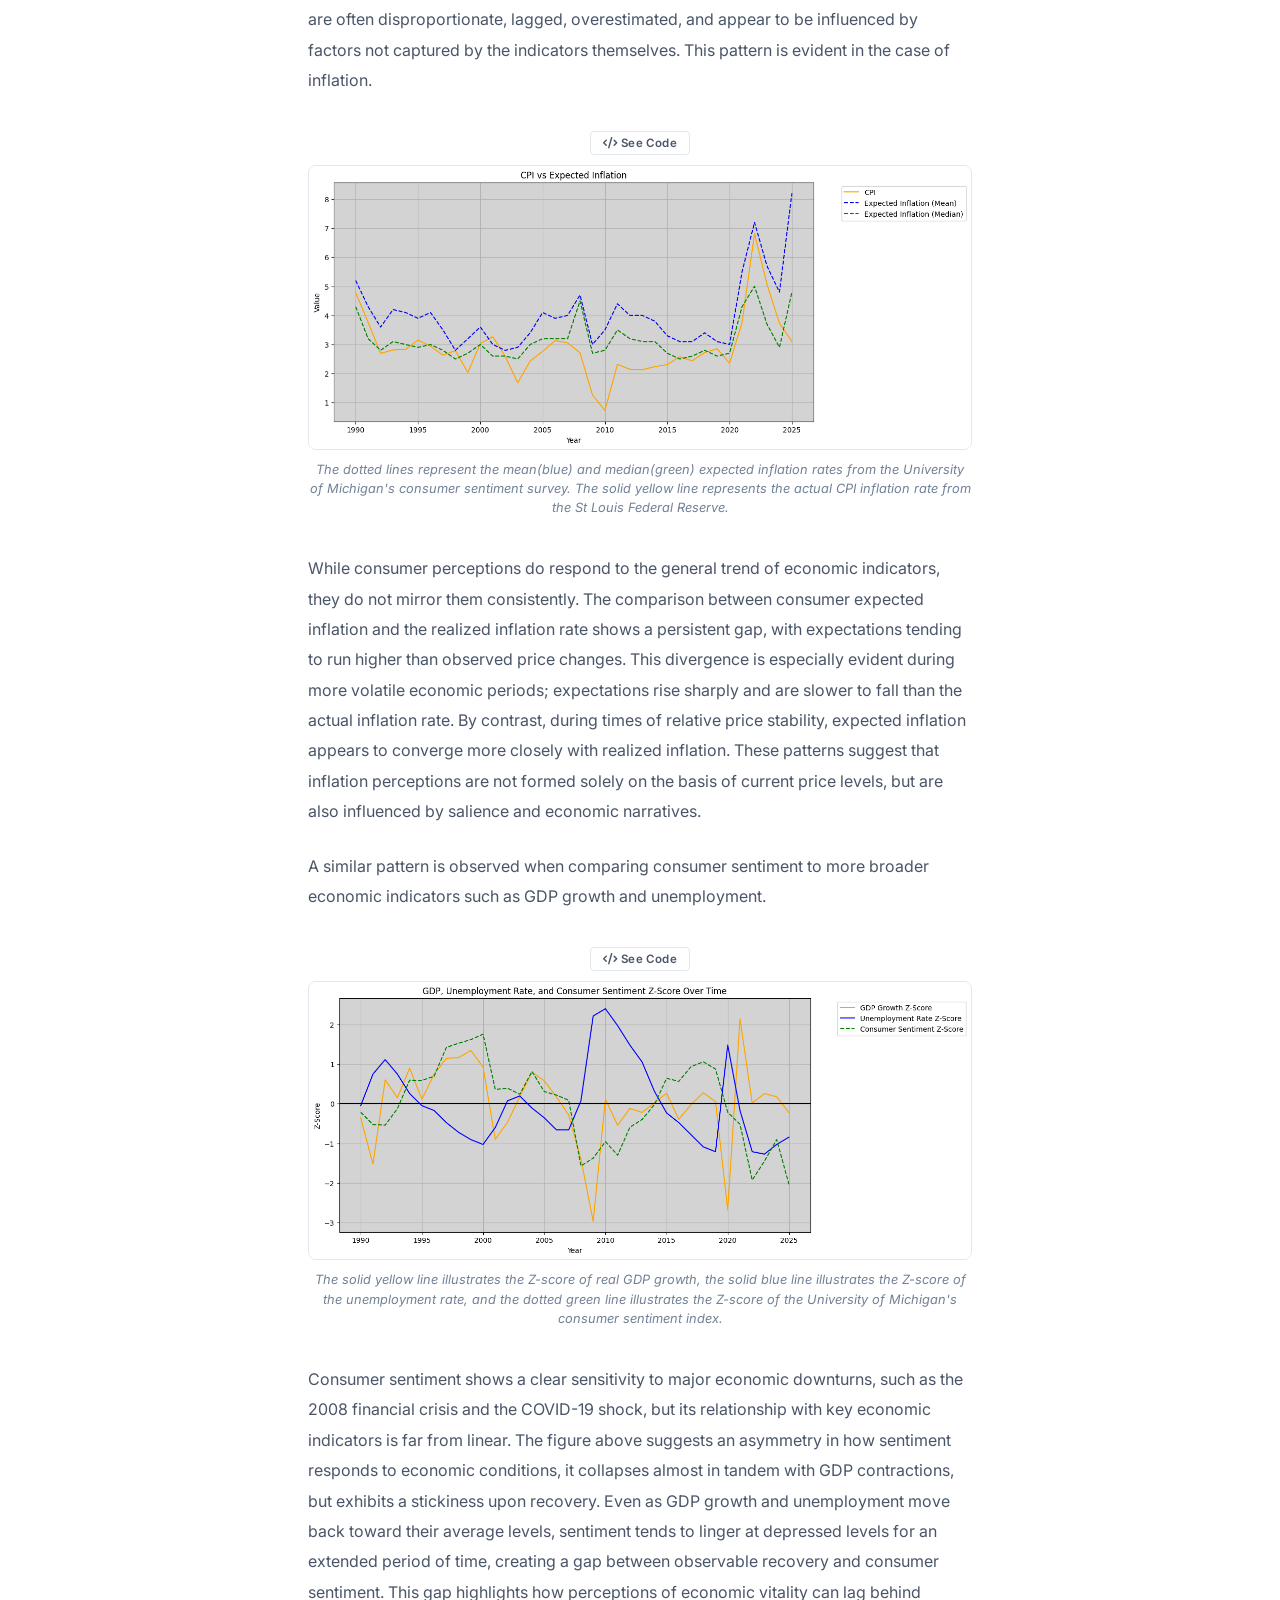
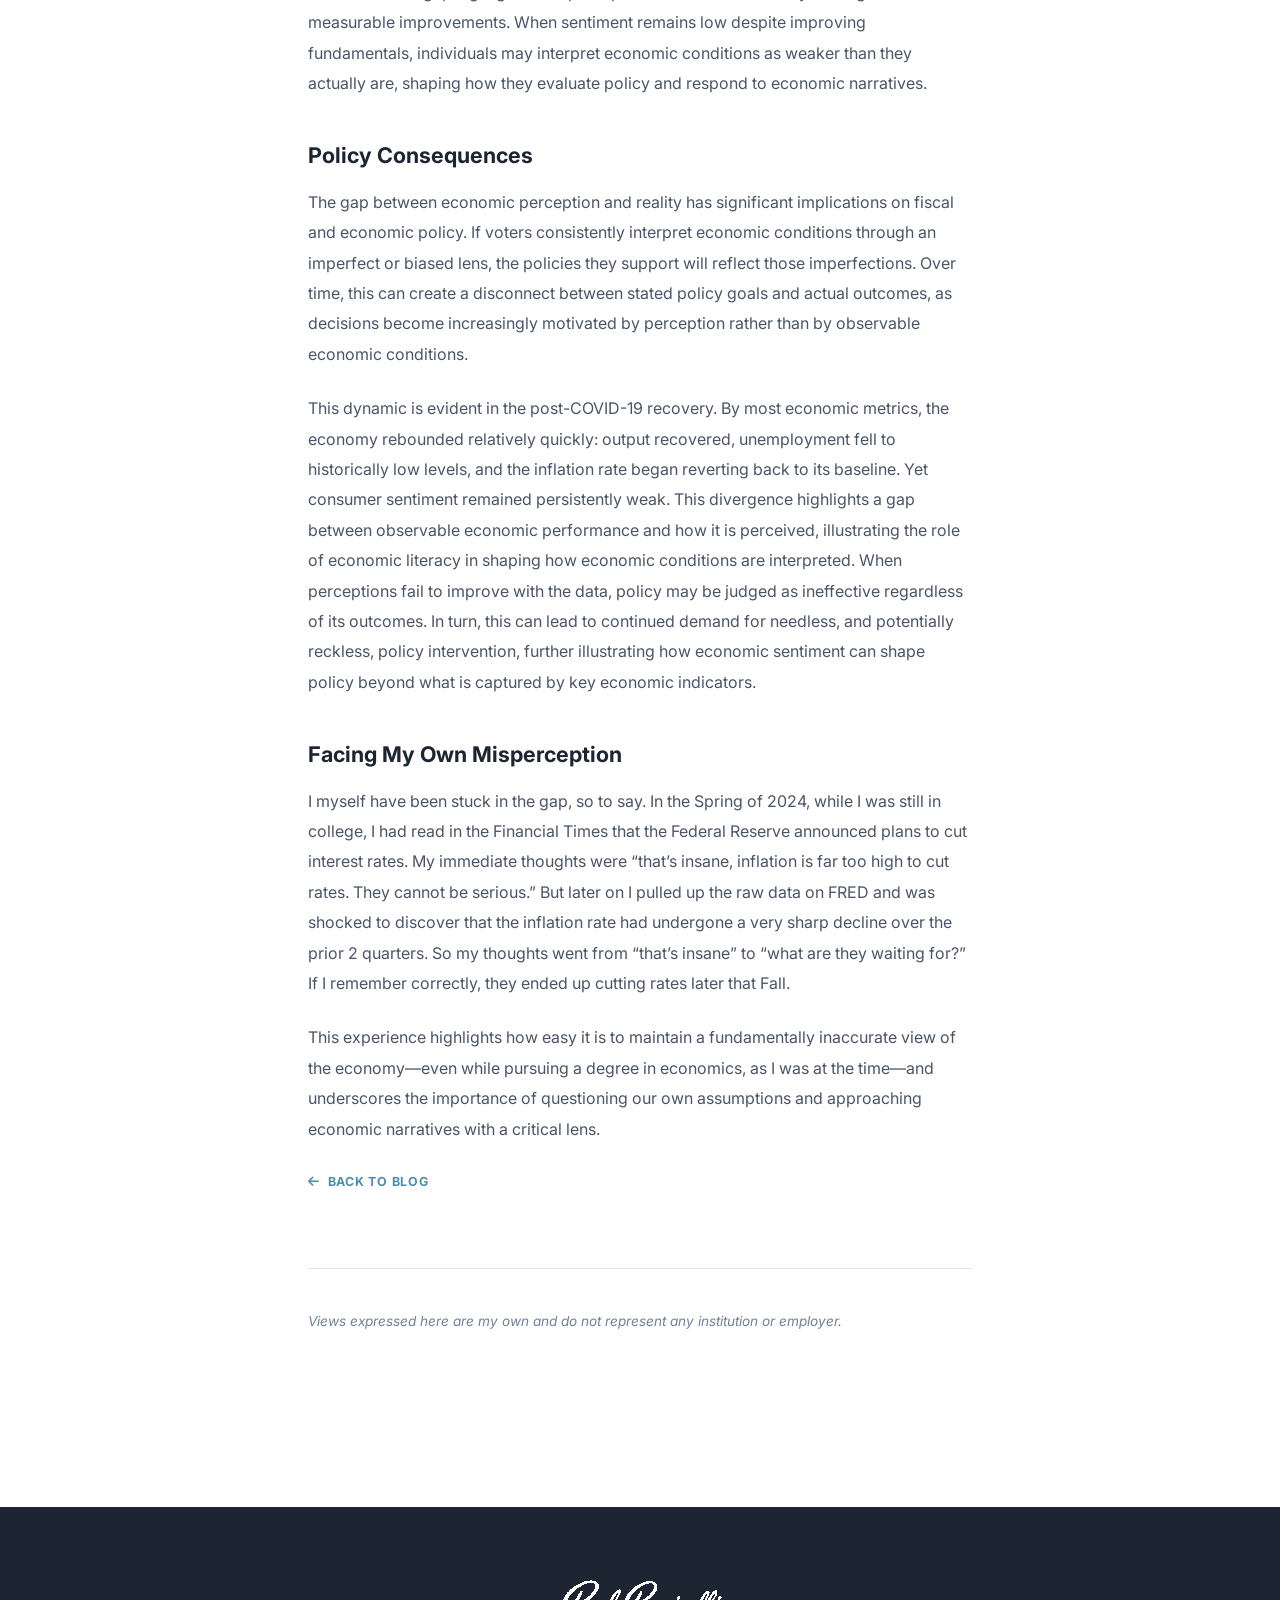
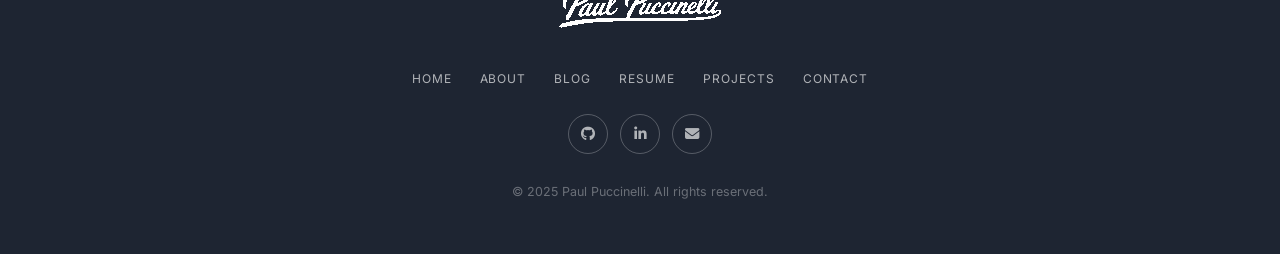
<file: blogPosts/economicLiteracy/economicLiteracy.html>
<!DOCTYPE html>
<html lang="en">
<head>
  <meta charset="UTF-8">
  <meta name="viewport" content="width=device-width, initial-scale=1.0">
  <title>A Crisis of Economic Literacy — Paul Puccinelli</title>
  <link rel="stylesheet" href="../../mySiteStyle.css">
  <link rel="stylesheet" href="https://cdnjs.cloudflare.com/ajax/libs/font-awesome/6.4.2/css/all.min.css">
</head>
<body>

  <header class="site-header">
    <div class="logo"><a href="../../mySiteHome.html"><img src="../../calSignature.png" alt="Paul Puccinelli" class="logo-img"></a></div>
    <button class="nav-toggle" id="navToggle" aria-label="Open navigation">
      <span></span><span></span><span></span>
    </button>
    <nav>
      <ul class="nav-links" id="navLinks">
        <li><a href="../../mySiteHome.html">Home</a></li>
        <li><a href="../../mySiteAboutMe.html">About Me</a></li>
        <li><a href="../../mySiteResume.html">Resume</a></li>
        <li><a href="../../mySiteProjects.html">Projects</a></li>
        <li><a href="../../mySiteBlog.html" class="active">Blog</a></li>
        <li><a href="../../mySiteContactMe.html">Contact</a></li>
      </ul>
    </nav>
  </header>

  <main>

    <div class="blog-post-hero">
      <span class="card-tag">Economics &amp; Policy</span>
      <h1>A Crisis of Economic Literacy</h1>
      <p class="blog-date">May 6, 2026</p>
    </div>

    <section class="section section-white">
      <div class="blog-post-body">

        <a href="../../mySiteBlog.html" class="blog-post-back">
          <i class="fas fa-arrow-left"></i> Back to Blog
        </a>

        <img src="economicLiteracyCover2.png" alt="A Crisis of Economic Literacy" style="width:100%;border-radius:var(--radius);margin-bottom:32px;">

        <p>Few subjects occupy as much space in American political discourse as the economy, at the same time, few are as widely misunderstood. Voters routinely express strong views on inflation, taxation, and government spending, but these views are often predicated on incomplete or inconsistent interpretations of how the economy actually functions. The result is not simple disagreement, but a persistent gap between perception and reality. This gap has real implications for how policy is written, supported, and ultimately implemented, as economic literacy shapes how voters evaluate trade-offs and respond to political rhetoric and misinformation.</p>

        <h2>What it Means to be Economically Literate</h2>

        <p>Economic literacy does not imply expertise, but rather a foundational understanding of key economic concepts such as real versus nominal metrics, deficits versus debt, and inflation and unemployment. It involves understanding how these metrics are used, what they actually represent, and how they can be misleading when taken out of context. More importantly, it requires an appreciation for trade-offs and an understanding that policy decisions rarely offer unambiguous solutions.</p>

        <h2>Perception vs. Reality</h2>

        <p>Understanding the theory behind key economic concepts is one thing; applying them in a manner which accurately shapes our perception is something else entirely. When we compare how individuals perceive economic conditions to key economic indicators, a complicated picture emerges. Perceptions are not entirely detached from reality, but they are often disproportionate, lagged, overestimated, and appear to be influenced by factors not captured by the indicators themselves. This pattern is evident in the case of inflation. </p>

        <div id="inflationModal" class="code-modal-overlay" onclick="if(event.target===this)this.classList.remove('open')">
          <div class="code-modal">
            <button class="code-modal-close" onclick="document.getElementById('inflationModal').classList.remove('open')" aria-label="Close">
              <i class="fas fa-times"></i>
            </button>
            <h3 class="code-modal-title">Source Code — CPI Inflation</h3>
            <div class="code-modal-body">
              <img src="cpi_inflation_code.png" alt="CPI Inflation code">
            </div>
          </div>
        </div>

        <div class="blog-figures">
          <figure class="blog-figure">
            <button class="see-code-btn" onclick="document.getElementById('inflationModal').classList.add('open')">
              <i class="fas fa-code"></i> See Code
            </button>
            <img src="cpi_inflation_chart.png" alt="CPI Inflation chart">
            <figcaption>The dotted lines represent the mean(blue) and median(green) expected inflation rates from the University of Michigan's consumer sentiment survey. The solid yellow line represents the actual CPI inflation rate from the St Louis Federal Reserve.    </figcaption>
          </figure>
        </div>

        <p>While consumer perceptions do respond to the general trend of economic indicators, they do not mirror them consistently. The comparison between consumer expected inflation and the realized inflation rate shows a persistent gap, with expectations tending to run higher than observed price changes. This divergence is especially evident during more volatile economic periods; expectations rise sharply and are slower to fall than the actual inflation rate. By contrast, during times of relative price stability, expected inflation appears to converge more closely with realized inflation. These patterns suggest that inflation perceptions are not formed solely on the basis of current price levels, but are also influenced by salience and economic narratives.</p>

        <p>A similar pattern is observed when comparing consumer sentiment to more broader economic indicators such as GDP growth and unemployment.</p>

                <div id="gdpModal" class="code-modal-overlay" onclick="if(event.target===this)this.classList.remove('open')">
          <div class="code-modal">
            <button class="code-modal-close" onclick="document.getElementById('gdpModal').classList.remove('open')" aria-label="Close">
              <i class="fas fa-times"></i>
            </button>
            <h3 class="code-modal-title">Source Code — GDP, Unemployment, and Sentiment</h3>
            <div class="code-modal-body">
              <img src="gdp_unrate_sent_code.png" alt="GDP, Unemployment, and Sentiment code">
            </div>
          </div>
        </div>

        <div class="blog-figures">
          <figure class="blog-figure">
            <button class="see-code-btn" onclick="document.getElementById('gdpModal').classList.add('open')">
              <i class="fas fa-code"></i> See Code
            </button>
            <img src="gdp_unrate_sent_chart.png" alt="GDP, Unemployment, and Sentiment chart">
            <figcaption>The solid yellow line illustrates the Z-score of real GDP growth, the solid blue line illustrates the Z-score of the unemployment rate, and the dotted green line illustrates the Z-score of the University of Michigan's consumer sentiment index. </figcaption>
          </figure>
        </div>  
        
        <p>Consumer sentiment shows a clear sensitivity to major economic downturns, such as the 2008 financial crisis and the COVID-19 shock, but its relationship with key economic indicators is far from linear. The figure above suggests an asymmetry in how sentiment responds to economic conditions, it collapses almost in tandem with GDP contractions, but exhibits a stickiness upon recovery. Even as GDP growth and unemployment move back toward their average levels, sentiment tends to linger at depressed levels for an extended period of time, creating a gap between observable recovery and consumer sentiment. This gap highlights how perceptions of economic vitality can lag behind measurable improvements. When sentiment remains low despite improving fundamentals, individuals may interpret economic conditions as weaker than they actually are, shaping how they evaluate policy and respond to economic narratives.</p>

        <h2>Policy Consequences</h2>

        <p>The gap between economic perception and reality has significant implications on fiscal and economic policy. If voters consistently interpret economic conditions through an imperfect or biased lens, the policies they support will reflect those imperfections. Over time, this can create a disconnect between stated policy goals and actual outcomes, as decisions become increasingly motivated by perception rather than by observable economic conditions.

        <p>This dynamic is evident in the post-COVID-19 recovery. By most economic metrics, the economy rebounded relatively quickly: output recovered, unemployment fell to historically low levels, and the inflation rate began reverting back to its baseline. Yet consumer sentiment remained persistently weak. This divergence highlights a gap between observable economic performance and how it is perceived, illustrating the role of economic literacy in shaping how economic conditions are interpreted. When perceptions fail to improve with the data, policy may be judged as ineffective regardless of its outcomes. In turn, this can lead to continued demand for needless, and potentially reckless, policy intervention, further illustrating how economic sentiment can shape policy beyond what is captured by key economic indicators.</p>
        
        <h2>Facing My Own Misperception</h2>

        <p>I myself have been stuck in the gap, so to say. In the Spring of 2024, while I was still in college, I had read in the Financial Times that the Federal Reserve announced plans to cut interest rates. My immediate thoughts were “that’s insane, inflation is far too high to cut rates. They cannot be serious.” But later on I pulled up the raw data on FRED and was shocked to discover that the inflation rate had undergone a very sharp decline over the prior 2 quarters. So my thoughts went from “that’s insane” to “what are they waiting for?” If I remember correctly, they ended up cutting rates later that Fall.</p>

        <p>This experience highlights how easy it is to maintain a fundamentally inaccurate view of the economy—even while pursuing a degree in economics, as I was at the time—and underscores the importance of questioning our own assumptions and approaching economic narratives with a critical lens.</p>

        <a href="../../mySiteBlog.html" class="blog-post-back">
          <i class="fas fa-arrow-left"></i> Back to Blog
        </a>

        <hr class="blog-post-divider">

        <p style="font-size:0.85rem;color:var(--text-light);font-style:italic;">Views expressed here are my own and do not represent any institution or employer.</p>

      </div>
    </section>

  </main>

  <footer class="site-footer">
    <div class="footer-logo"><img src="../../calSignature.png" alt="Paul Puccinelli" class="logo-img"></div>
    <nav class="footer-nav">
      <a href="../../mySiteHome.html">Home</a>
      <a href="../../mySiteAboutMe.html">About</a>
      <a href="../../mySiteBlog.html">Blog</a>
      <a href="../../mySiteResume.html">Resume</a>
      <a href="../../mySiteProjects.html">Projects</a>
      <a href="../../mySiteContactMe.html">Contact</a>
    </nav>
    <div class="social-links">
      <a href="https://github.com/paulpuccinelli" target="_blank" rel="noopener noreferrer" class="social-link" title="GitHub"><i class="fab fa-github"></i></a>
      <a href="https://linkedin.com/in/paul-puccinelli-082276295/" target="_blank" rel="noopener noreferrer" class="social-link" title="LinkedIn"><i class="fab fa-linkedin-in"></i></a>
      <a href="../../mySiteContactMe.html" class="social-link" title="Email"><i class="fas fa-envelope"></i></a>
    </div>
    <p class="footer-copy">&copy; 2025 Paul Puccinelli. All rights reserved.</p>
  </footer>

  <script>
    const toggle = document.getElementById('navToggle');
    const nav    = document.getElementById('navLinks');
    toggle.addEventListener('click', () => nav.classList.toggle('open'));
  </script>

</body>
</html>
</file>
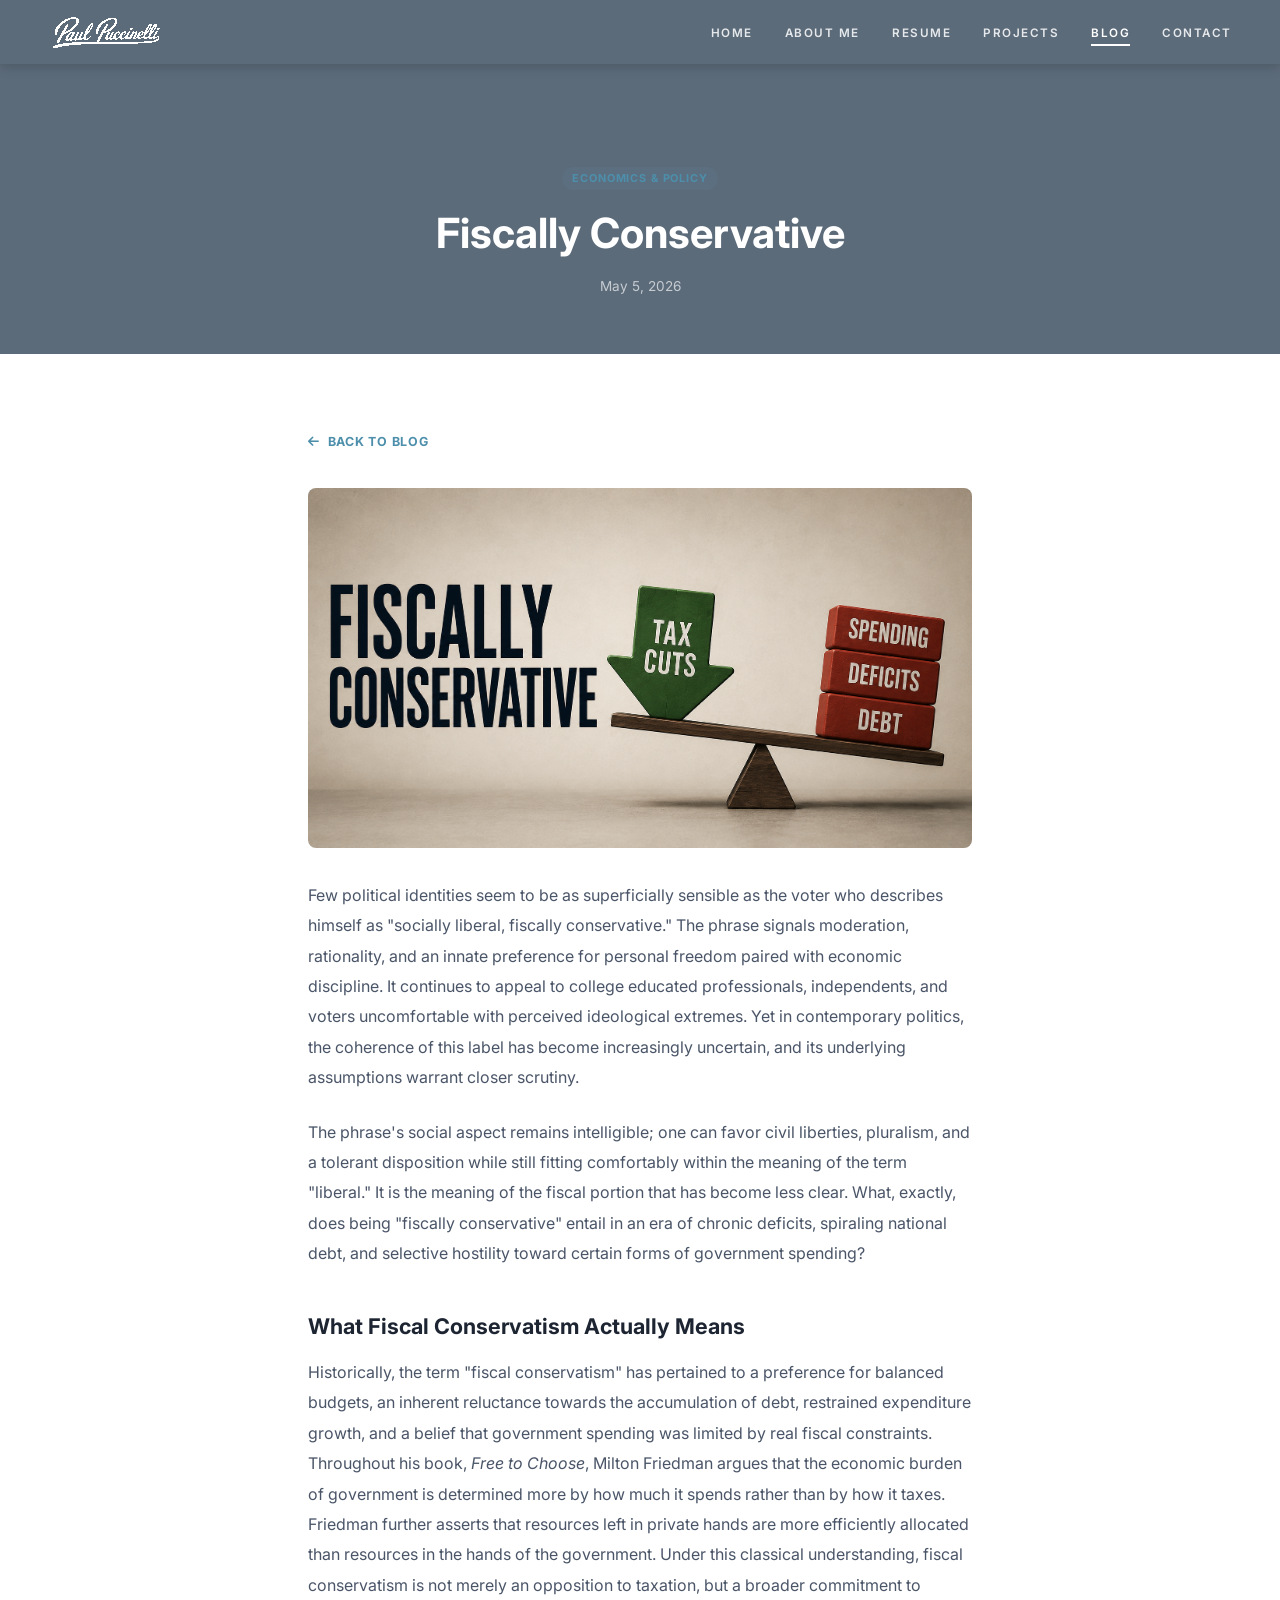
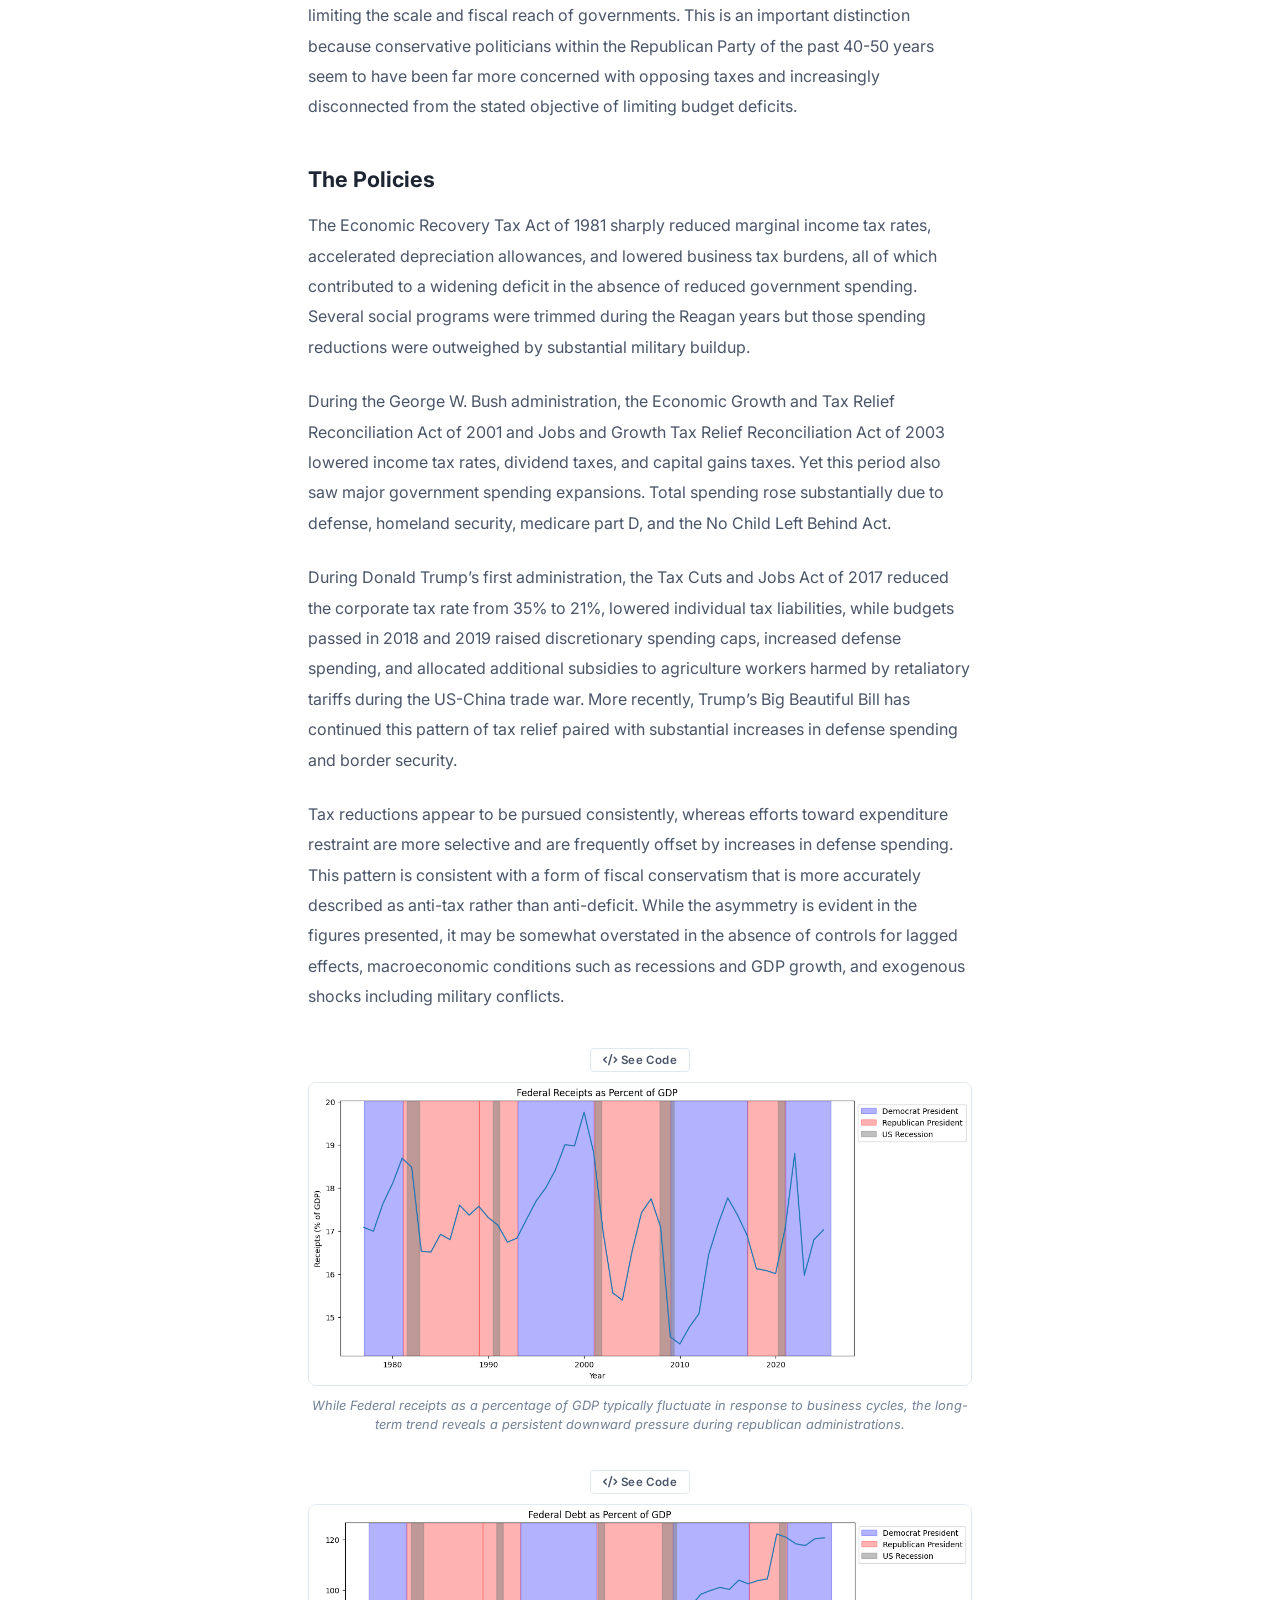
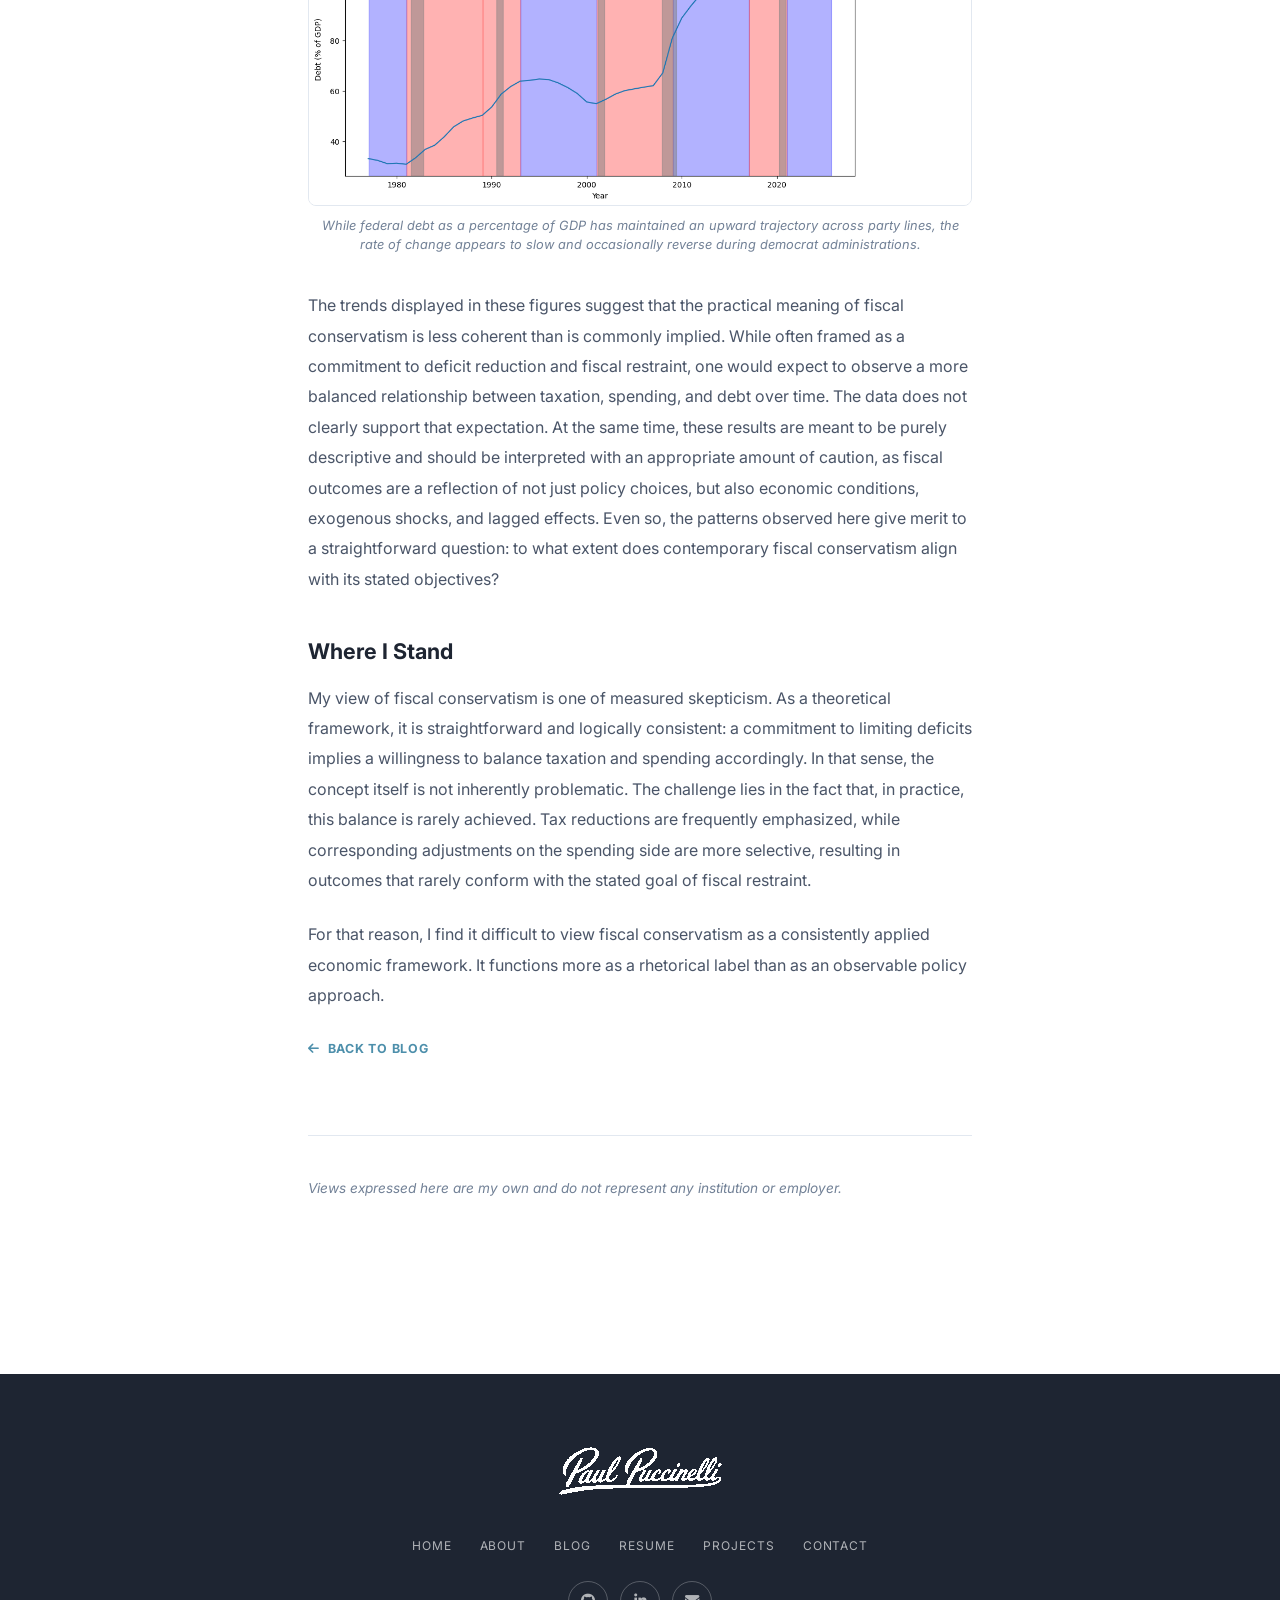
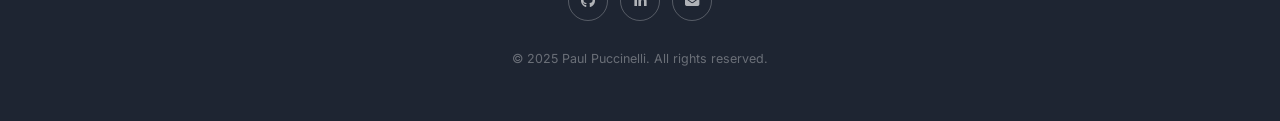
<file: blogPosts/fiscalConservatism/fiscalConservatism.html>
<!DOCTYPE html>
<html lang="en">
<head>
  <meta charset="UTF-8">
  <meta name="viewport" content="width=device-width, initial-scale=1.0">
  <title>The Case for Fiscal Conservatism — Paul Puccinelli</title>
  <link rel="stylesheet" href="../../mySiteStyle.css">
  <link rel="stylesheet" href="https://cdnjs.cloudflare.com/ajax/libs/font-awesome/6.4.2/css/all.min.css">
</head>
<body>

  <header class="site-header">
    <div class="logo"><a href="../../mySiteHome.html"><img src="../../calSignature.png" alt="Paul Puccinelli" class="logo-img"></a></div>
    <button class="nav-toggle" id="navToggle" aria-label="Open navigation">
      <span></span><span></span><span></span>
    </button>
    <nav>
      <ul class="nav-links" id="navLinks">
        <li><a href="../../mySiteHome.html">Home</a></li>
        <li><a href="../../mySiteAboutMe.html">About Me</a></li>
        <li><a href="../../mySiteResume.html">Resume</a></li>
        <li><a href="../../mySiteProjects.html">Projects</a></li>
        <li><a href="../../mySiteBlog.html" class="active">Blog</a></li>
        <li><a href="../../mySiteContactMe.html">Contact</a></li>
      </ul>
    </nav>
  </header>

  <main>

    <div class="blog-post-hero">
      <span class="card-tag">Economics &amp; Policy</span>
      <h1>Fiscally Conservative</h1>
      <p class="blog-date">May 5, 2026</p>
    </div>

    <section class="section section-white">
      <div class="blog-post-body">

        <a href="../../mySiteBlog.html" class="blog-post-back">
          <i class="fas fa-arrow-left"></i> Back to Blog
        </a>

        <img src="fiscallyConservativeCover2.png" alt="Fiscally Conservative" style="width:100%;border-radius:var(--radius);margin-bottom:32px;">

        <p>Few political identities seem to be as superficially sensible as the voter who describes himself as "socially liberal, fiscally conservative." The phrase signals moderation, rationality, and an innate preference for personal freedom paired with economic discipline. It continues to appeal to college educated professionals, independents, and voters uncomfortable with perceived ideological extremes. Yet in contemporary politics, the coherence of this label has become increasingly uncertain, and its underlying assumptions warrant closer scrutiny.</p>

        <p>The phrase's social aspect remains intelligible; one can favor civil liberties, pluralism, and a tolerant disposition while still fitting comfortably within the meaning of the term "liberal." It is the meaning of the fiscal portion that has become less clear. What, exactly, does being "fiscally conservative" entail in an era of chronic deficits, spiraling national debt, and selective hostility toward certain forms of government spending?</p>

        <h2>What Fiscal Conservatism Actually Means</h2>

        <p>Historically, the term "fiscal conservatism" has pertained to a preference for balanced budgets, an inherent reluctance towards the accumulation of debt, restrained expenditure growth, and a belief that government spending was limited by real fiscal constraints. Throughout his book, <i>Free to Choose</i>, Milton Friedman argues that the economic burden of government is determined more by how much it spends rather than by how it taxes. Friedman further asserts that resources left in private hands are more efficiently allocated than resources in the hands of the government. Under this classical understanding, fiscal conservatism is not merely an opposition to taxation, but a broader commitment to limiting the scale and fiscal reach of governments. This is an important distinction because conservative politicians within the Republican Party of the past 40-50 years seem to have been far more concerned with opposing taxes and increasingly disconnected from the stated objective of limiting budget deficits.</p>

        <!-- <blockquote>
          The problem is not that governments borrow. The problem is that they borrow without a credible plan to repay, and without being transparent with citizens about the implicit cost they are passing to future generations.
        </blockquote> -->
        
        <h2>The Policies</h2>

        <p>The Economic Recovery Tax Act of 1981 sharply reduced marginal income tax rates, accelerated depreciation allowances, and lowered business tax burdens, all of which contributed to a widening deficit in the absence of reduced government spending. Several social programs were trimmed during the Reagan years but those spending reductions were outweighed by substantial military buildup. </p>

        <p>During the George W. Bush administration, the Economic Growth and Tax Relief Reconciliation Act of 2001 and Jobs and Growth Tax Relief Reconciliation Act of 2003 lowered income tax rates, dividend taxes, and capital gains taxes. Yet this period also saw major government spending expansions. Total spending rose substantially due to defense, homeland security, medicare part D, and the No Child Left Behind Act.</p>

        <p>During Donald Trump’s first administration, the Tax Cuts and Jobs Act of 2017 reduced the corporate tax rate from 35% to 21%, lowered individual tax liabilities, while budgets passed in 2018 and 2019 raised discretionary spending caps, increased defense spending, and allocated additional subsidies to agriculture workers harmed by retaliatory tariffs during the US-China trade war. More recently, Trump’s Big Beautiful Bill has continued this pattern of tax relief paired with substantial increases in defense spending and border security.</p>

        <p>Tax reductions appear to be pursued consistently, whereas efforts toward expenditure restraint are more selective and are frequently offset by increases in defense spending. This pattern is consistent with a form of fiscal conservatism that is more accurately described as anti-tax rather than anti-deficit. While the asymmetry is evident in the figures presented, it may be somewhat overstated in the absence of controls for lagged effects, macroeconomic conditions such as recessions and GDP growth, and exogenous shocks including military conflicts.</p>

        <div id="receiptsModal" class="code-modal-overlay" onclick="if(event.target===this)this.classList.remove('open')">
          <div class="code-modal">
            <button class="code-modal-close" onclick="document.getElementById('receiptsModal').classList.remove('open')" aria-label="Close">
              <i class="fas fa-times"></i>
            </button>
            <h3 class="code-modal-title">Source Code — Federal Receipts</h3>
            <div class="code-modal-body">
              <img src="receiptsCode.png" alt="Federal Receipts code">
            </div>
          </div>
        </div>

        <div id="debtModal" class="code-modal-overlay" onclick="if(event.target===this)this.classList.remove('open')">
          <div class="code-modal">
            <button class="code-modal-close" onclick="document.getElementById('debtModal').classList.remove('open')" aria-label="Close">
              <i class="fas fa-times"></i>
            </button>
            <h3 class="code-modal-title">Source Code — Federal Debt</h3>
            <div class="code-modal-body">
              <img src="debtCode.png" alt="Federal Debt code">
            </div>
          </div>
        </div>

        <div class="blog-figures">
          <figure class="blog-figure">
            <button class="see-code-btn" onclick="document.getElementById('receiptsModal').classList.add('open')">
              <i class="fas fa-code"></i> See Code
            </button>
            <img src="federalReceipts.png" alt="Federal Receipts chart">
            <figcaption>While Federal receipts as a percentage of GDP typically fluctuate in response to business cycles, the long-term trend reveals a persistent downward pressure during republican administrations.</figcaption>
          </figure>
          <figure class="blog-figure">
            <button class="see-code-btn" onclick="document.getElementById('debtModal').classList.add('open')">
              <i class="fas fa-code"></i> See Code
            </button>
            <img src="federalDebt.png" alt="Federal Debt chart">
            <figcaption>While federal debt as a percentage of GDP has maintained an upward trajectory across party lines, the rate of change appears to slow and occasionally reverse during democrat administrations. </figcaption>
          </figure>
        </div>

        <p>The trends displayed in these figures suggest that the practical meaning of fiscal conservatism is less coherent than is commonly implied. While often framed as a commitment to deficit reduction and fiscal restraint, one would expect to observe a more balanced relationship between taxation, spending, and debt over time. The data does not clearly support that expectation. At the same time, these results are meant to be purely descriptive and should be interpreted with an appropriate amount of caution, as fiscal outcomes are a reflection of not just policy choices, but also economic conditions, exogenous shocks, and lagged effects. Even so, the patterns observed here give merit to a straightforward question: to what extent does contemporary fiscal conservatism align with its stated objectives?</p>

        <h2>Where I Stand</h2>

        <p>My view of fiscal conservatism is one of measured skepticism. As a theoretical framework, it is straightforward and logically consistent: a commitment to limiting deficits implies a willingness to balance taxation and spending accordingly. In that sense, the concept itself is not inherently problematic. The challenge lies in the fact that, in practice, this balance is rarely achieved. Tax reductions are frequently emphasized, while corresponding adjustments on the spending side are more selective, resulting in outcomes that rarely conform with the stated goal of fiscal restraint.</p>

        <p>For that reason, I find it difficult to view fiscal conservatism as a consistently applied economic framework. It functions more as a rhetorical label than as an observable policy approach. </p>

        <a href="../../mySiteBlog.html" class="blog-post-back">
          <i class="fas fa-arrow-left"></i> Back to Blog
        </a>

        <hr class="blog-post-divider">

        <p style="font-size:0.85rem;color:var(--text-light);font-style:italic;">Views expressed here are my own and do not represent any institution or employer.</p>

      </div>
    </section>

  </main>

  <footer class="site-footer">
    <div class="footer-logo"><img src="../../calSignature.png" alt="Paul Puccinelli" class="logo-img"></div>
    <nav class="footer-nav">
      <a href="../../mySiteHome.html">Home</a>
      <a href="../../mySiteAboutMe.html">About</a>
      <a href="../../mySiteBlog.html">Blog</a>
      <a href="../../mySiteResume.html">Resume</a>
      <a href="../../mySiteProjects.html">Projects</a>
      <a href="../../mySiteContactMe.html">Contact</a>
    </nav>
    <div class="social-links">
      <a href="https://github.com/paulpuccinelli" target="_blank" rel="noopener noreferrer" class="social-link" title="GitHub"><i class="fab fa-github"></i></a>
      <a href="https://linkedin.com/in/paul-puccinelli-082276295/" target="_blank" rel="noopener noreferrer" class="social-link" title="LinkedIn"><i class="fab fa-linkedin-in"></i></a>
      <a href="../../mySiteContactMe.html" class="social-link" title="Email"><i class="fas fa-envelope"></i></a>
    </div>
    <p class="footer-copy">&copy; 2025 Paul Puccinelli. All rights reserved.</p>
  </footer>

  <script>
    const toggle = document.getElementById('navToggle');
    const nav    = document.getElementById('navLinks');
    toggle.addEventListener('click', () => nav.classList.toggle('open'));
  </script>

</body>
</html>
</file>
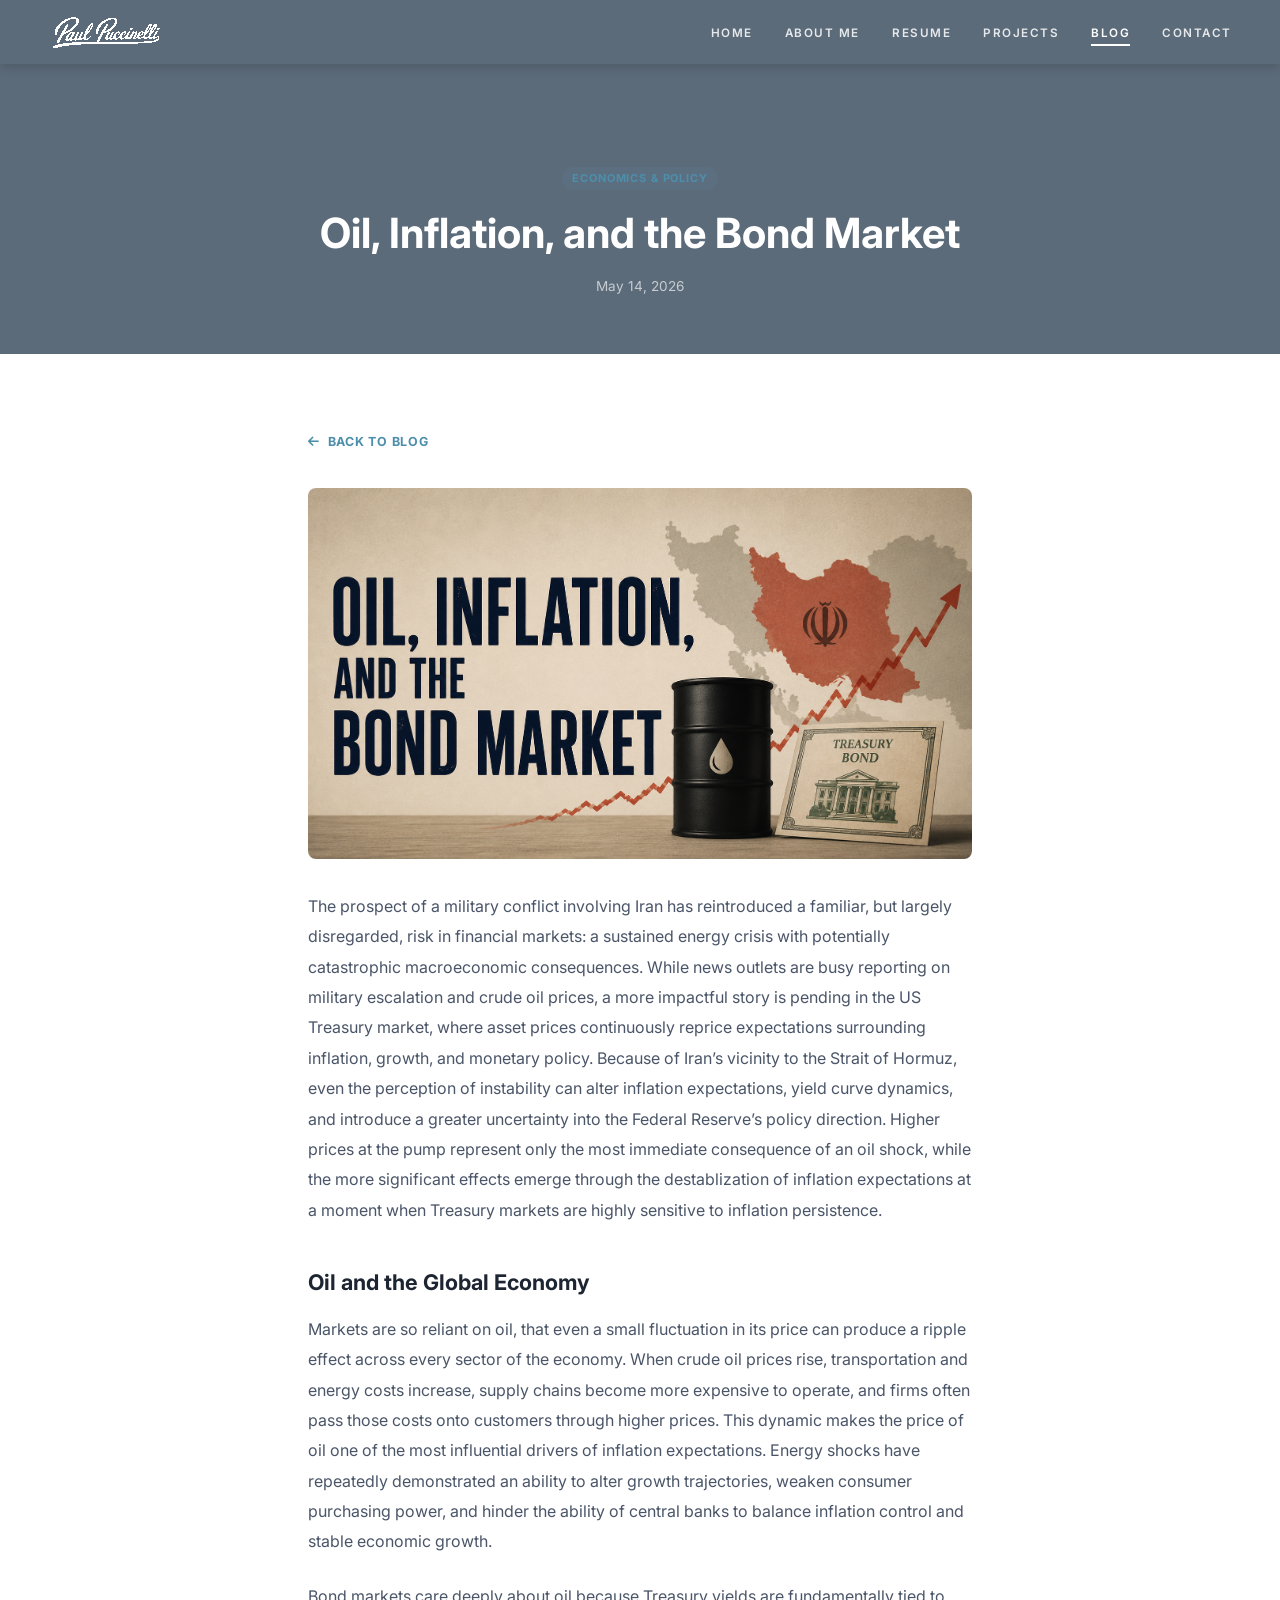
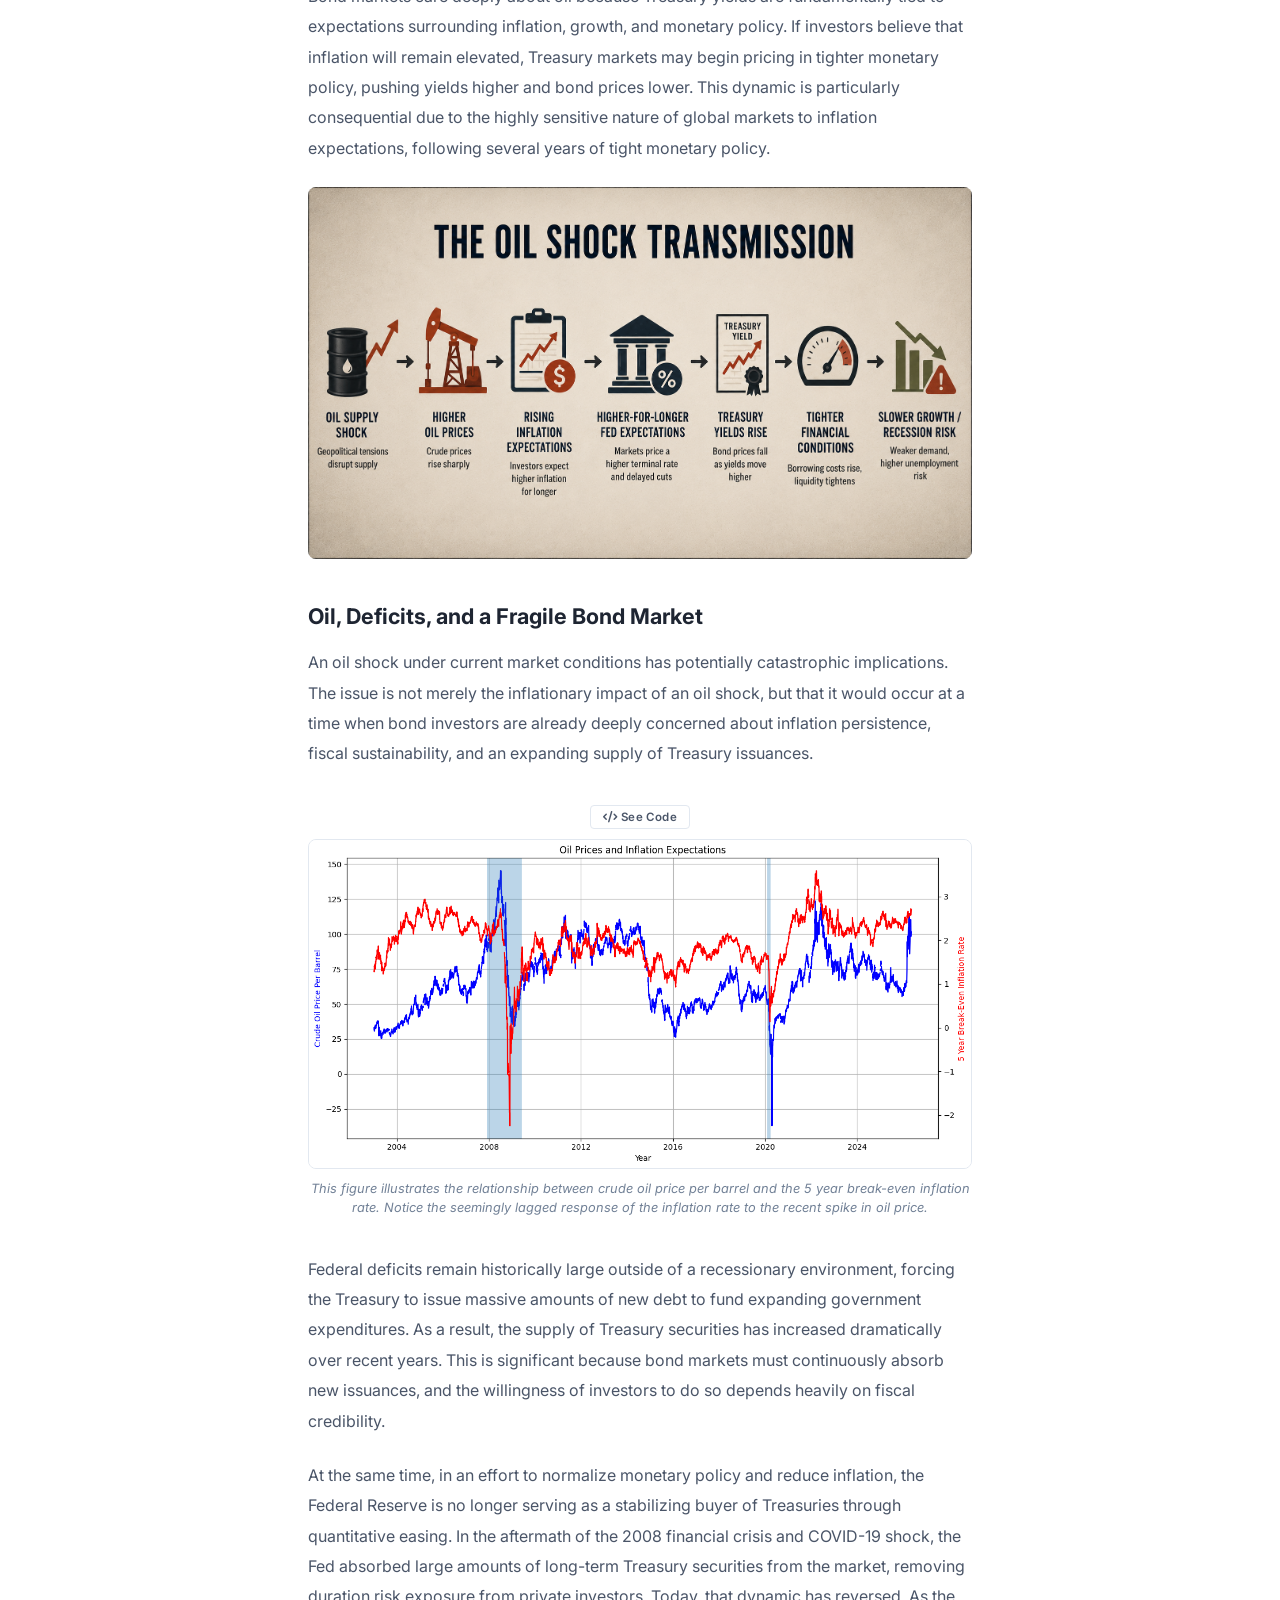
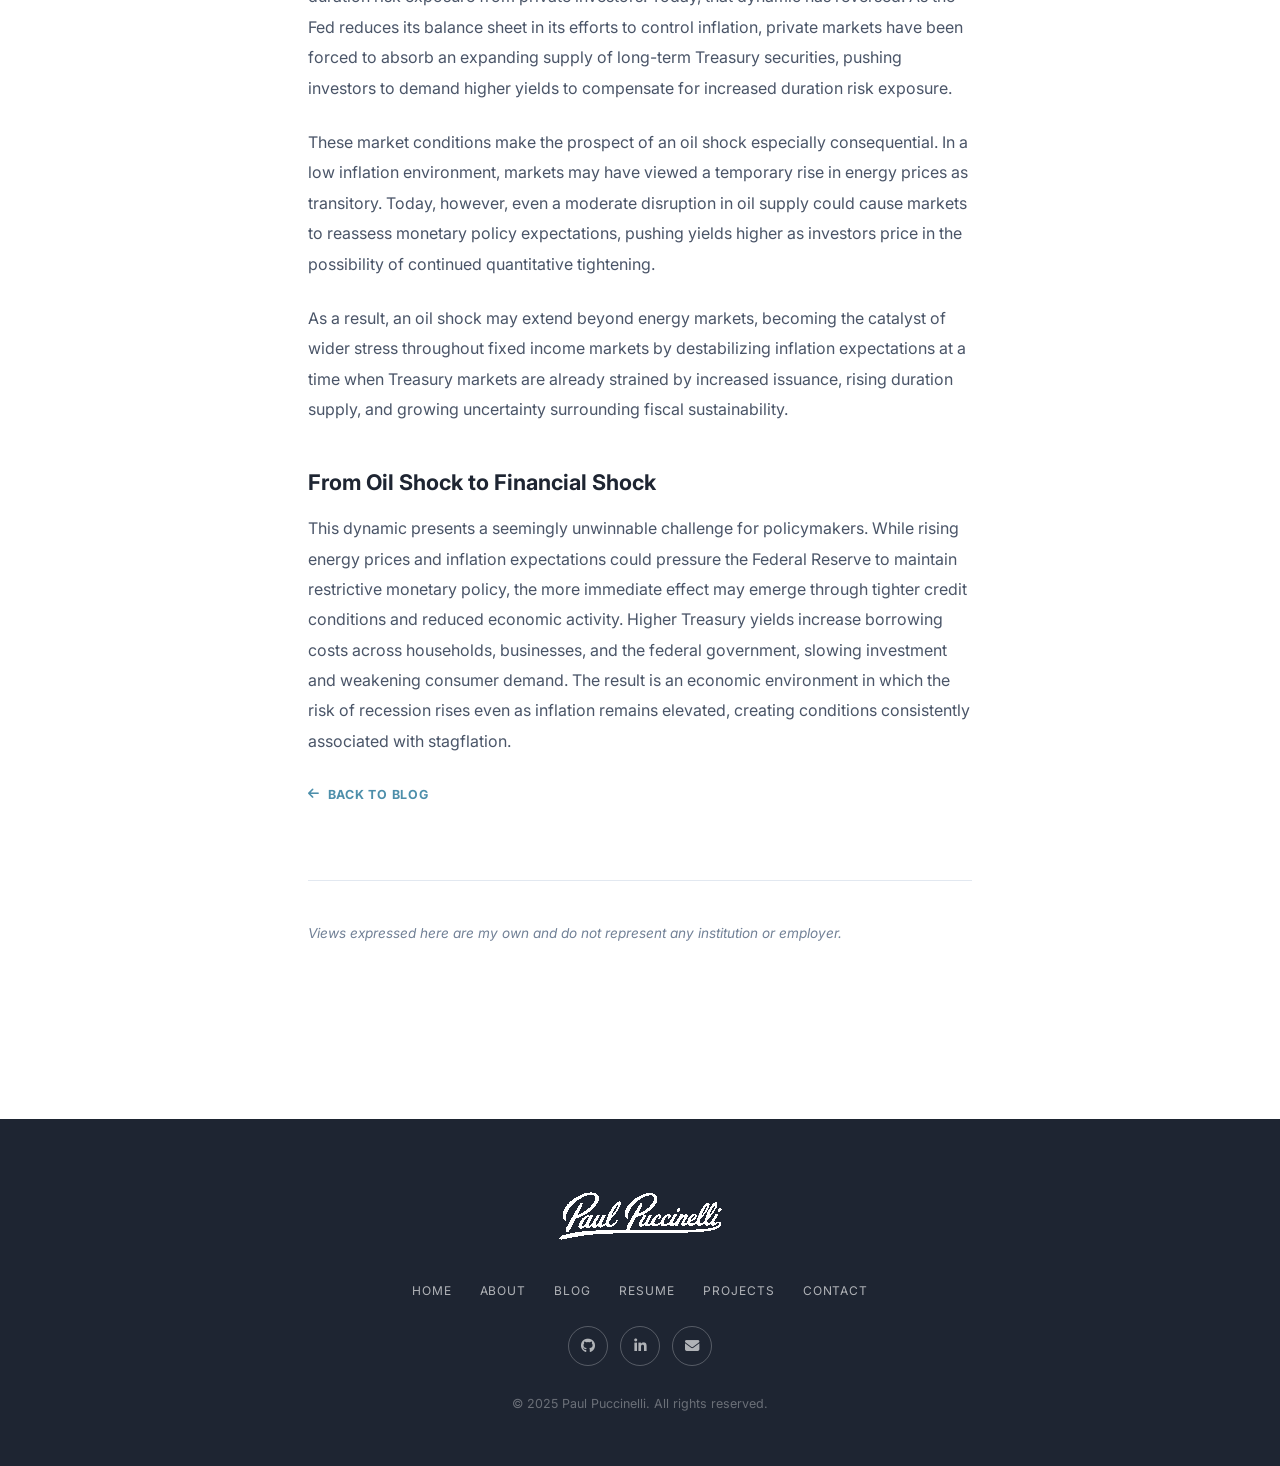
<file: blogPosts/oilInflationAndTheBondMarket/oil_inflation.html>
<!DOCTYPE html>
<html lang="en">
<head>
  <meta charset="UTF-8">
  <meta name="viewport" content="width=device-width, initial-scale=1.0">
  <title>The Case for Fiscal Conservatism — Paul Puccinelli</title>
  <link rel="stylesheet" href="../../mySiteStyle.css">
  <link rel="stylesheet" href="https://cdnjs.cloudflare.com/ajax/libs/font-awesome/6.4.2/css/all.min.css">
</head>
<body>

  <header class="site-header">
    <div class="logo"><a href="../../mySiteHome.html"><img src="../../calSignature.png" alt="Paul Puccinelli" class="logo-img"></a></div>
    <button class="nav-toggle" id="navToggle" aria-label="Open navigation">
      <span></span><span></span><span></span>
    </button>
    <nav>
      <ul class="nav-links" id="navLinks">
        <li><a href="../../mySiteHome.html">Home</a></li>
        <li><a href="../../mySiteAboutMe.html">About Me</a></li>
        <li><a href="../../mySiteResume.html">Resume</a></li>
        <li><a href="../../mySiteProjects.html">Projects</a></li>
        <li><a href="../../mySiteBlog.html" class="active">Blog</a></li>
        <li><a href="../../mySiteContactMe.html">Contact</a></li>
      </ul>
    </nav>
  </header>

  <main>

    <div class="blog-post-hero">
      <span class="card-tag">Economics &amp; Policy</span>
      <h1>Oil, Inflation, and the Bond Market</h1>
      <p class="blog-date">May 14, 2026</p>
    </div>

    <section class="section section-white">
      <div class="blog-post-body">

        <a href="../../mySiteBlog.html" class="blog-post-back">
          <i class="fas fa-arrow-left"></i> Back to Blog
        </a>

        <img src="oil_inflation_Cover.png" alt="Oil, Inflation, and the Bond Market" style="width:100%;border-radius:var(--radius);margin-bottom:32px;">

        <p>The prospect of a military conflict involving Iran has reintroduced a familiar, but largely disregarded, risk in financial markets: a sustained energy crisis with potentially catastrophic macroeconomic consequences. While news outlets are busy reporting on military escalation and crude oil prices, a more impactful story is pending in the US Treasury market, where asset prices continuously reprice expectations surrounding inflation, growth, and monetary policy. Because of Iran’s vicinity to the Strait of Hormuz, even the perception of instability can alter inflation expectations, yield curve dynamics, and introduce a greater uncertainty into the Federal Reserve’s policy direction. Higher prices at the pump represent only the most immediate consequence of an oil shock, while the more significant effects emerge through the destablization of inflation expectations at a moment when Treasury markets are highly sensitive to inflation persistence. </p>

        <h2>Oil and the Global Economy</h2>

        <p>Markets are so reliant on oil, that even a small fluctuation in its price can produce a ripple effect across every sector of the economy. When crude oil prices rise, transportation and energy costs increase, supply chains become more expensive to operate, and firms often pass those costs onto customers through higher prices. This dynamic makes the price of oil one of the most influential drivers of inflation expectations. Energy shocks have repeatedly demonstrated an ability to alter growth trajectories, weaken consumer purchasing power, and hinder the ability of central banks to balance inflation control and stable economic growth.</p>

        <p>Bond markets care deeply about oil because Treasury yields are fundamentally tied to expectations surrounding inflation, growth, and monetary policy. If investors believe that inflation will remain elevated, Treasury markets may begin pricing in tighter monetary policy, pushing yields higher and bond prices lower. This dynamic is particularly consequential due to the highly sensitive nature of global markets to inflation expectations, following several years of tight monetary policy.</p>
        
        <img src="oil_inflation_flowchart.png" alt="Flowchart" style="width:100%;border-radius:var(--radius);margin-bottom:32px;">
        
        <h2>Oil, Deficits, and a Fragile Bond Market</h2>
        
        <p>An oil shock under current market conditions has potentially catastrophic implications. The issue is not merely the inflationary impact of an oil shock, but that it would occur at a time when bond investors are already deeply concerned about inflation persistence, fiscal sustainability, and an expanding supply of Treasury issuances.</p>
        
        <div id="oilGraphModal" class="code-modal-overlay" onclick="if(event.target===this)this.classList.remove('open')">
          <div class="code-modal">
            <button class="code-modal-close" onclick="document.getElementById('oilGraphModal').classList.remove('open')" aria-label="Close">
              <i class="fas fa-times"></i>
            </button>
            <h3 class="code-modal-title">Source Code — Oil &amp; Inflation</h3>
            <div class="code-modal-body">
              <img src="oil_inflation_graph_code.png" alt="CPI Inflation chart">
            </div>
          </div>
        </div>

        <div class="blog-figures">
          <figure class="blog-figure">
            <button class="see-code-btn" onclick="document.getElementById('oilGraphModal').classList.add('open')">
              <i class="fas fa-code"></i> See Code
            </button>
            <img src="oil_inflation_graph.png" alt="Oil and Inflation Chart">
            <figcaption>This figure illustrates the relationship between crude oil price per barrel and the 5 year break-even inflation rate. Notice the seemingly lagged response of the inflation rate to the recent spike in oil price.</figcaption>
          </figure>
        </div> 

        <p>Federal deficits remain historically large outside of a recessionary environment, forcing the Treasury to issue massive amounts of new debt to fund expanding government expenditures. As a result, the supply of Treasury securities has increased dramatically over recent years. This is significant because bond markets must continuously absorb new issuances, and the willingness of investors to do so depends heavily on fiscal credibility.</p>

        <p>At the same time, in an effort to normalize monetary policy and reduce inflation, the Federal Reserve is no longer serving as a stabilizing buyer of Treasuries through quantitative easing. In the aftermath of the 2008 financial crisis and COVID-19 shock, the Fed absorbed large amounts of long-term Treasury securities from the market, removing duration risk exposure from private investors. Today, that dynamic has reversed. As the Fed reduces its balance sheet in its efforts to control inflation, private markets have been forced to absorb an expanding supply of long-term Treasury securities, pushing investors to demand higher yields to compensate for increased duration risk exposure.</p>

        <p>These market conditions make the prospect of an oil shock especially consequential. In a low inflation environment, markets may have viewed a temporary rise in energy prices as transitory. Today, however, even a moderate disruption in oil supply could cause markets to reassess monetary policy expectations, pushing yields higher as investors price in the possibility of continued quantitative tightening.</p>

        <p>As a result, an oil shock may extend beyond energy markets, becoming the catalyst of wider stress throughout fixed income markets by destabilizing inflation expectations at a time when Treasury markets are already strained by increased issuance, rising duration supply, and growing uncertainty surrounding fiscal sustainability. </p>

        <h2>From Oil Shock to Financial Shock</h2>

        <p>This dynamic presents a seemingly unwinnable challenge for policymakers. While rising energy prices and inflation expectations could pressure the Federal Reserve to maintain restrictive monetary policy, the more immediate effect may emerge through tighter credit conditions and reduced economic activity. Higher Treasury yields increase borrowing costs across households, businesses, and the federal government, slowing investment and weakening consumer demand. The result is an economic environment in which the risk of recession rises even as inflation remains elevated, creating conditions consistently associated with stagflation.</p>

        <!-- <blockquote>
          The problem is not that governments borrow. The problem is that they borrow without a credible plan to repay, and without being transparent with citizens about the implicit cost they are passing to future generations.
        </blockquote> -->
        

        <a href="../../mySiteBlog.html" class="blog-post-back">
          <i class="fas fa-arrow-left"></i> Back to Blog
        </a>

        <hr class="blog-post-divider">

        <p style="font-size:0.85rem;color:var(--text-light);font-style:italic;">Views expressed here are my own and do not represent any institution or employer.</p>

      </div>
    </section>

  </main>

  <footer class="site-footer">
    <div class="footer-logo"><img src="../../calSignature.png" alt="Paul Puccinelli" class="logo-img"></div>
    <nav class="footer-nav">
      <a href="../../mySiteHome.html">Home</a>
      <a href="../../mySiteAboutMe.html">About</a>
      <a href="../../mySiteBlog.html">Blog</a>
      <a href="../../mySiteResume.html">Resume</a>
      <a href="../../mySiteProjects.html">Projects</a>
      <a href="../../mySiteContactMe.html">Contact</a>
    </nav>
    <div class="social-links">
      <a href="https://github.com/paulpuccinelli" target="_blank" rel="noopener noreferrer" class="social-link" title="GitHub"><i class="fab fa-github"></i></a>
      <a href="https://linkedin.com/in/paul-puccinelli-082276295/" target="_blank" rel="noopener noreferrer" class="social-link" title="LinkedIn"><i class="fab fa-linkedin-in"></i></a>
      <a href="../../mySiteContactMe.html" class="social-link" title="Email"><i class="fas fa-envelope"></i></a>
    </div>
    <p class="footer-copy">&copy; 2025 Paul Puccinelli. All rights reserved.</p>
  </footer>

  <script>
    const toggle = document.getElementById('navToggle');
    const nav    = document.getElementById('navLinks');
    toggle.addEventListener('click', () => nav.classList.toggle('open'));
  </script>

</body>
</html>
</file>
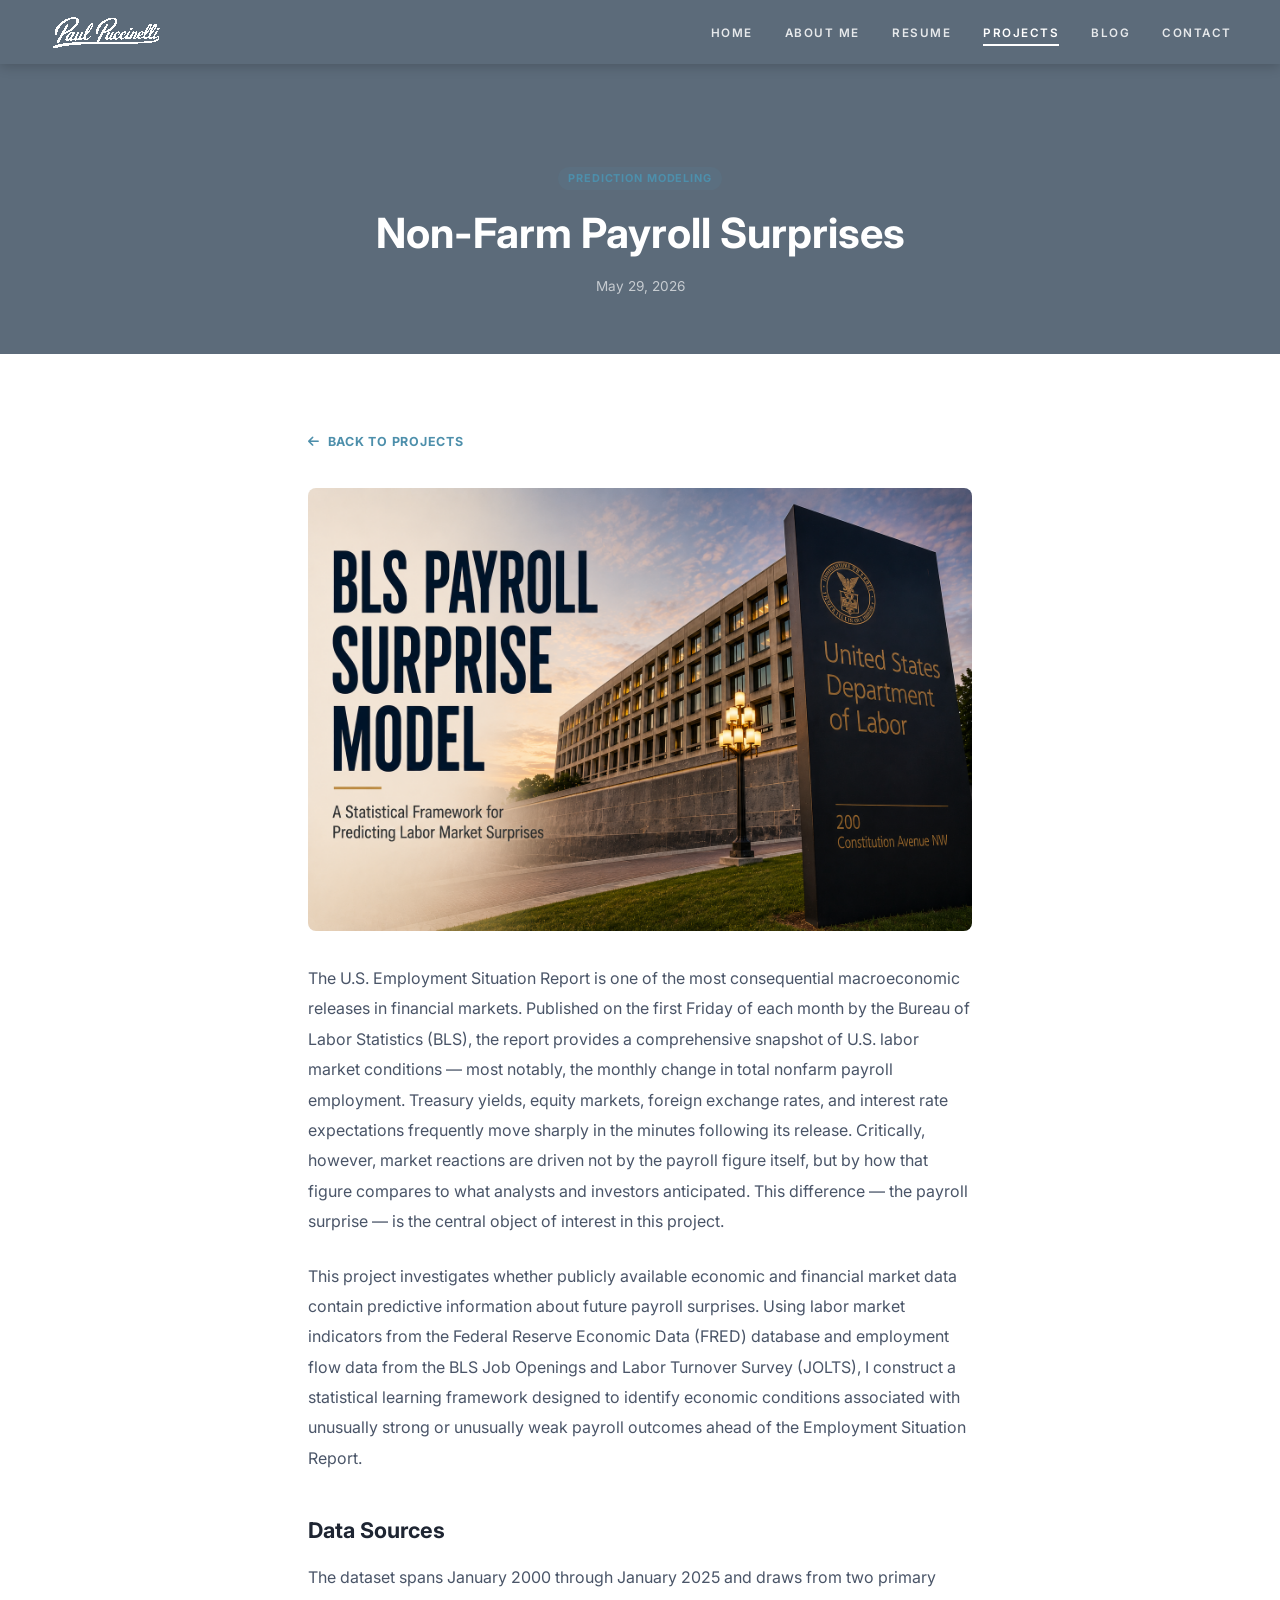
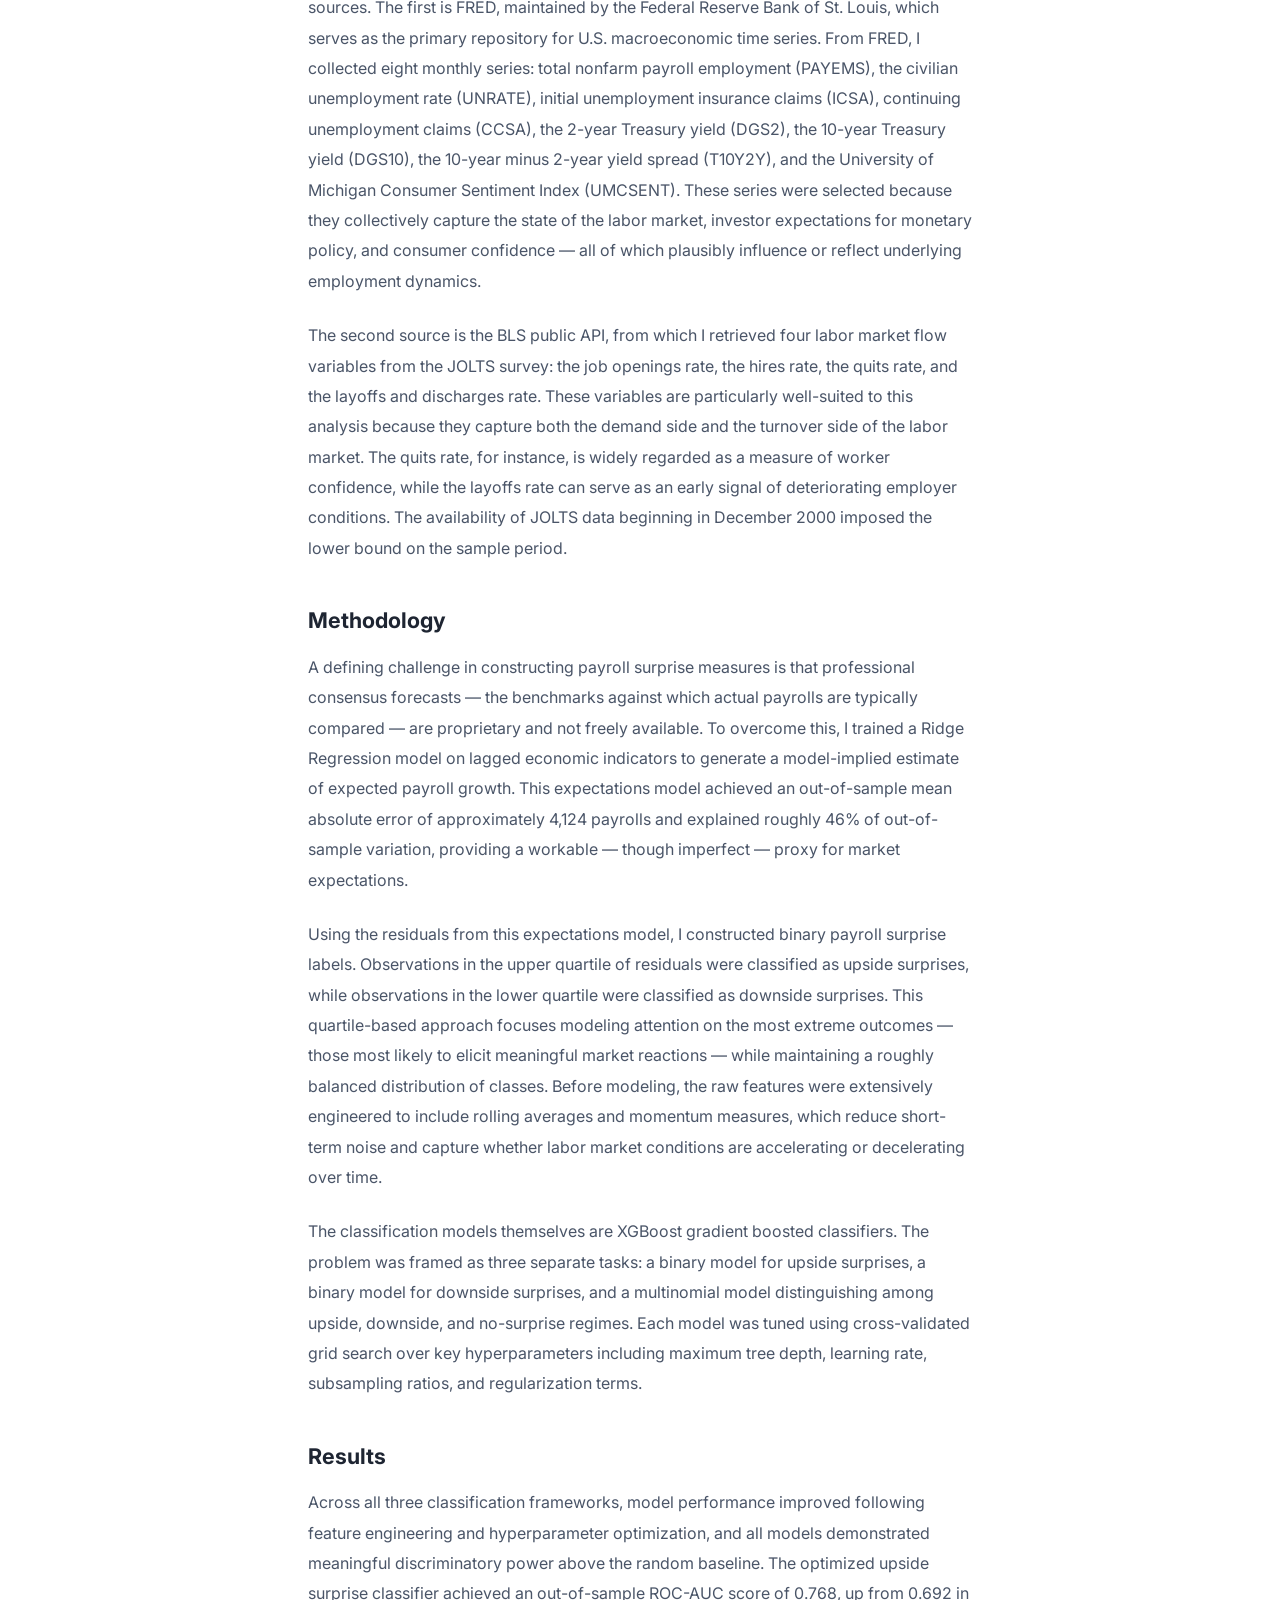
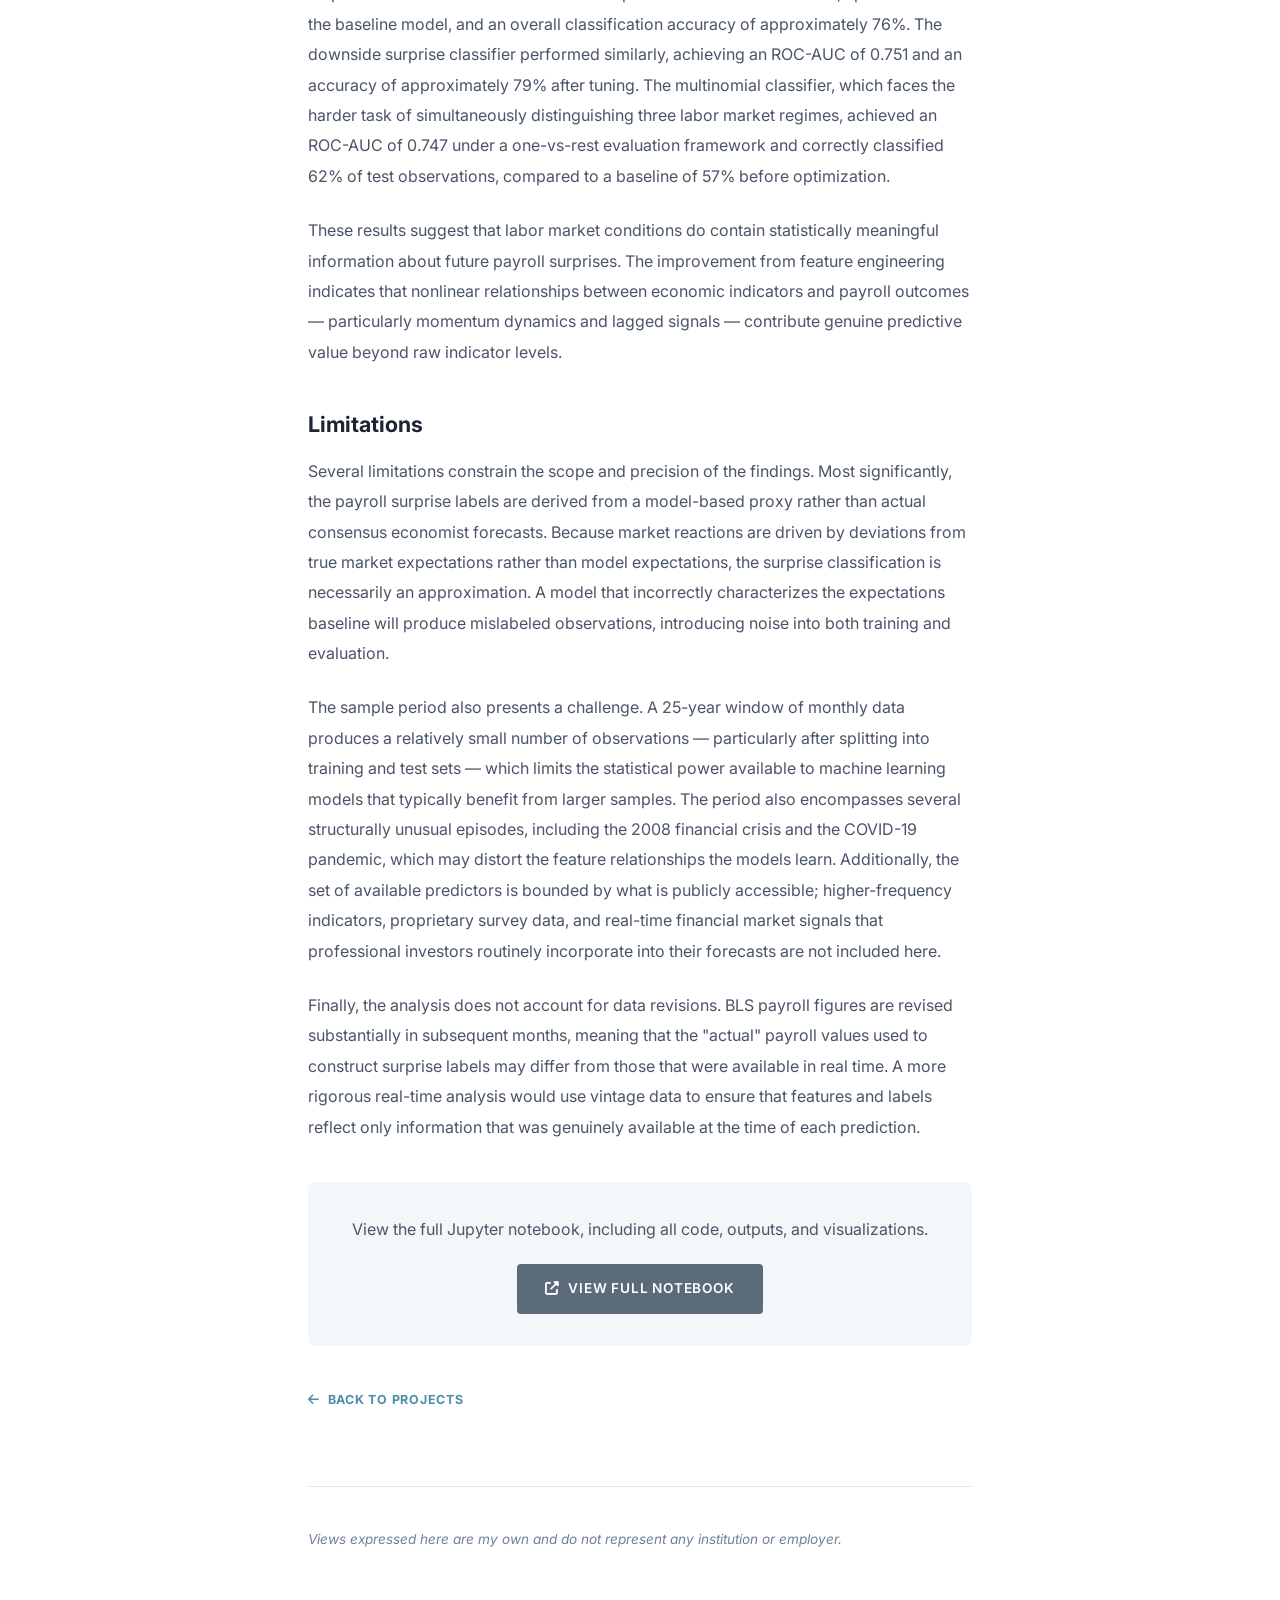
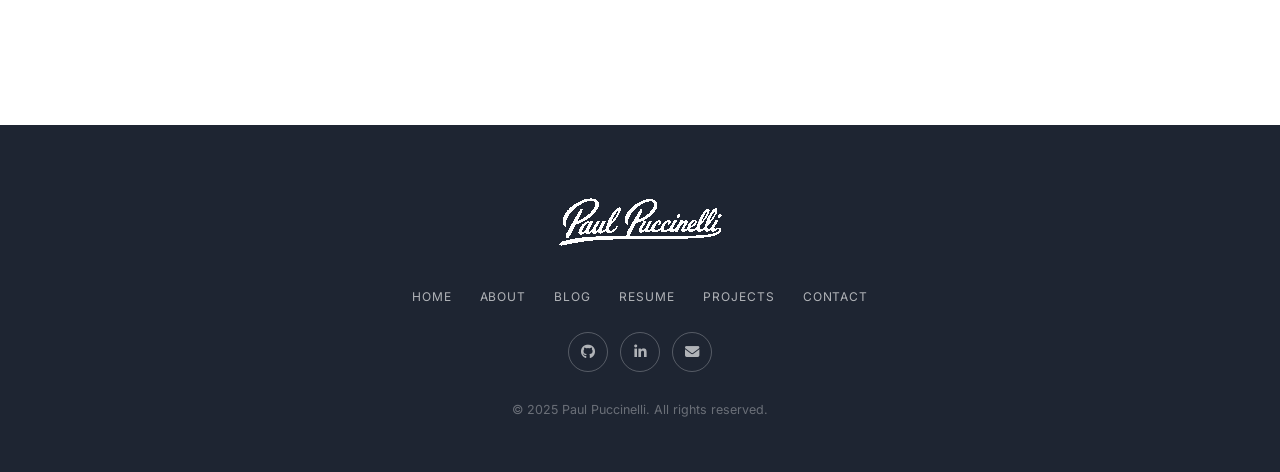
<file: Projects/BlsPredictionModel/blsPredictionModel.html>
<!DOCTYPE html>
<html lang="en">
<head>
  <meta charset="UTF-8">
  <meta name="viewport" content="width=device-width, initial-scale=1.0">
  <title>Non-Farm Payroll Surprises — Paul Puccinelli</title>
  <link rel="stylesheet" href="../../mySiteStyle.css">
  <link rel="stylesheet" href="https://cdnjs.cloudflare.com/ajax/libs/font-awesome/6.4.2/css/all.min.css">
</head>
<body>

  <header class="site-header">
    <div class="logo"><a href="../../mySiteHome.html"><img src="../../calSignature.png" alt="Paul Puccinelli" class="logo-img"></a></div>
    <button class="nav-toggle" id="navToggle" aria-label="Open navigation">
      <span></span><span></span><span></span>
    </button>
    <nav>
      <ul class="nav-links" id="navLinks">
        <li><a href="../../mySiteHome.html">Home</a></li>
        <li><a href="../../mySiteAboutMe.html">About Me</a></li>
        <li><a href="../../mySiteResume.html">Resume</a></li>
        <li><a href="../../mySiteProjects.html" class="active">Projects</a></li>
        <li><a href="../../mySiteBlog.html">Blog</a></li>
        <li><a href="../../mySiteContactMe.html">Contact</a></li>
      </ul>
    </nav>
  </header>

  <main>

    <div class="blog-post-hero">
      <span class="card-tag">Prediction Modeling</span>
      <h1>Non-Farm Payroll Surprises</h1>
      <p class="blog-date">May 29, 2026</p>
    </div>

    <section class="section section-white">
      <div class="blog-post-body">

        <a href="../../mySiteProjects.html" class="blog-post-back">
          <i class="fas fa-arrow-left"></i> Back to Projects
        </a>

        <img src="bls_pred_image.png" alt="BLS Prediction Model" style="width:100%;border-radius:var(--radius);margin-bottom:32px;">

        <p>The U.S. Employment Situation Report is one of the most consequential macroeconomic releases in financial markets. Published on the first Friday of each month by the Bureau of Labor Statistics (BLS), the report provides a comprehensive snapshot of U.S. labor market conditions — most notably, the monthly change in total nonfarm payroll employment. Treasury yields, equity markets, foreign exchange rates, and interest rate expectations frequently move sharply in the minutes following its release. Critically, however, market reactions are driven not by the payroll figure itself, but by how that figure compares to what analysts and investors anticipated. This difference — the payroll surprise — is the central object of interest in this project.</p>

        <p>This project investigates whether publicly available economic and financial market data contain predictive information about future payroll surprises. Using labor market indicators from the Federal Reserve Economic Data (FRED) database and employment flow data from the BLS Job Openings and Labor Turnover Survey (JOLTS), I construct a statistical learning framework designed to identify economic conditions associated with unusually strong or unusually weak payroll outcomes ahead of the Employment Situation Report.</p>

        <h2>Data Sources</h2>

        <p>The dataset spans January 2000 through January 2025 and draws from two primary sources. The first is FRED, maintained by the Federal Reserve Bank of St. Louis, which serves as the primary repository for U.S. macroeconomic time series. From FRED, I collected eight monthly series: total nonfarm payroll employment (PAYEMS), the civilian unemployment rate (UNRATE), initial unemployment insurance claims (ICSA), continuing unemployment claims (CCSA), the 2-year Treasury yield (DGS2), the 10-year Treasury yield (DGS10), the 10-year minus 2-year yield spread (T10Y2Y), and the University of Michigan Consumer Sentiment Index (UMCSENT). These series were selected because they collectively capture the state of the labor market, investor expectations for monetary policy, and consumer confidence — all of which plausibly influence or reflect underlying employment dynamics.</p>

        <p>The second source is the BLS public API, from which I retrieved four labor market flow variables from the JOLTS survey: the job openings rate, the hires rate, the quits rate, and the layoffs and discharges rate. These variables are particularly well-suited to this analysis because they capture both the demand side and the turnover side of the labor market. The quits rate, for instance, is widely regarded as a measure of worker confidence, while the layoffs rate can serve as an early signal of deteriorating employer conditions. The availability of JOLTS data beginning in December 2000 imposed the lower bound on the sample period.</p>

        <h2>Methodology</h2>

        <p>A defining challenge in constructing payroll surprise measures is that professional consensus forecasts — the benchmarks against which actual payrolls are typically compared — are proprietary and not freely available. To overcome this, I trained a Ridge Regression model on lagged economic indicators to generate a model-implied estimate of expected payroll growth. This expectations model achieved an out-of-sample mean absolute error of approximately 4,124 payrolls and explained roughly 46% of out-of-sample variation, providing a workable — though imperfect — proxy for market expectations.</p>

        <p>Using the residuals from this expectations model, I constructed binary payroll surprise labels. Observations in the upper quartile of residuals were classified as upside surprises, while observations in the lower quartile were classified as downside surprises. This quartile-based approach focuses modeling attention on the most extreme outcomes — those most likely to elicit meaningful market reactions — while maintaining a roughly balanced distribution of classes. Before modeling, the raw features were extensively engineered to include rolling averages and momentum measures, which reduce short-term noise and capture whether labor market conditions are accelerating or decelerating over time.</p>

        <p>The classification models themselves are XGBoost gradient boosted classifiers. The problem was framed as three separate tasks: a binary model for upside surprises, a binary model for downside surprises, and a multinomial model distinguishing among upside, downside, and no-surprise regimes. Each model was tuned using cross-validated grid search over key hyperparameters including maximum tree depth, learning rate, subsampling ratios, and regularization terms.</p>

        <h2>Results</h2>

        <p>Across all three classification frameworks, model performance improved following feature engineering and hyperparameter optimization, and all models demonstrated meaningful discriminatory power above the random baseline. The optimized upside surprise classifier achieved an out-of-sample ROC-AUC score of 0.768, up from 0.692 in the baseline model, and an overall classification accuracy of approximately 76%. The downside surprise classifier performed similarly, achieving an ROC-AUC of 0.751 and an accuracy of approximately 79% after tuning. The multinomial classifier, which faces the harder task of simultaneously distinguishing three labor market regimes, achieved an ROC-AUC of 0.747 under a one-vs-rest evaluation framework and correctly classified 62% of test observations, compared to a baseline of 57% before optimization.</p>

        <p>These results suggest that labor market conditions do contain statistically meaningful information about future payroll surprises. The improvement from feature engineering indicates that nonlinear relationships between economic indicators and payroll outcomes — particularly momentum dynamics and lagged signals — contribute genuine predictive value beyond raw indicator levels.</p>

        <h2>Limitations</h2>

        <p>Several limitations constrain the scope and precision of the findings. Most significantly, the payroll surprise labels are derived from a model-based proxy rather than actual consensus economist forecasts. Because market reactions are driven by deviations from true market expectations rather than model expectations, the surprise classification is necessarily an approximation. A model that incorrectly characterizes the expectations baseline will produce mislabeled observations, introducing noise into both training and evaluation.</p>

        <p>The sample period also presents a challenge. A 25-year window of monthly data produces a relatively small number of observations — particularly after splitting into training and test sets — which limits the statistical power available to machine learning models that typically benefit from larger samples. The period also encompasses several structurally unusual episodes, including the 2008 financial crisis and the COVID-19 pandemic, which may distort the feature relationships the models learn. Additionally, the set of available predictors is bounded by what is publicly accessible; higher-frequency indicators, proprietary survey data, and real-time financial market signals that professional investors routinely incorporate into their forecasts are not included here.</p>

        <p>Finally, the analysis does not account for data revisions. BLS payroll figures are revised substantially in subsequent months, meaning that the "actual" payroll values used to construct surprise labels may differ from those that were available in real time. A more rigorous real-time analysis would use vintage data to ensure that features and labels reflect only information that was genuinely available at the time of each prediction.</p>

        <div style="margin:40px 0;padding:32px;background:var(--bg);border-radius:var(--radius);text-align:center;">
          <p style="font-size:1rem;color:var(--text-mid);margin-bottom:20px;">View the full Jupyter notebook, including all code, outputs, and visualizations.</p>
          <a href="pred_test_2.html" target="_blank" rel="noopener noreferrer" class="btn btn-primary" style="padding:14px 28px;font-size:0.85rem;">
            <i class="fas fa-external-link-alt" style="margin-right:8px;"></i>View Full Notebook
          </a>
        </div>

        <a href="../../mySiteProjects.html" class="blog-post-back">
          <i class="fas fa-arrow-left"></i> Back to Projects
        </a>

        <hr class="blog-post-divider">

        <p style="font-size:0.85rem;color:var(--text-light);font-style:italic;">Views expressed here are my own and do not represent any institution or employer.</p>

      </div>
    </section>

  </main>

  <footer class="site-footer">
    <div class="footer-logo"><img src="../../calSignature.png" alt="Paul Puccinelli" class="logo-img"></div>
    <nav class="footer-nav">
      <a href="../../mySiteHome.html">Home</a>
      <a href="../../mySiteAboutMe.html">About</a>
      <a href="../../mySiteBlog.html">Blog</a>
      <a href="../../mySiteResume.html">Resume</a>
      <a href="../../mySiteProjects.html">Projects</a>
      <a href="../../mySiteContactMe.html">Contact</a>
    </nav>
    <div class="social-links">
      <a href="https://github.com/paulpuccinelli/BLS_jobs_report_model" target="_blank" rel="noopener noreferrer" class="social-link" title="GitHub"><i class="fab fa-github"></i></a>
      <a href="https://linkedin.com/in/paul-puccinelli-082276295/" target="_blank" rel="noopener noreferrer" class="social-link" title="LinkedIn"><i class="fab fa-linkedin-in"></i></a>
      <a href="../../mySiteContactMe.html" class="social-link" title="Email"><i class="fas fa-envelope"></i></a>
    </div>
    <p class="footer-copy">&copy; 2025 Paul Puccinelli. All rights reserved.</p>
  </footer>

  <script>
    const toggle = document.getElementById('navToggle');
    const nav    = document.getElementById('navLinks');
    toggle.addEventListener('click', () => nav.classList.toggle('open'));

  </script>

</body>
</html>
</file>
<file: mySiteStyle.css>
/* ===================================================================
   mySiteStyle.css — Paul Puccinelli Portfolio
   =================================================================== */

@import url('https://fonts.googleapis.com/css2?family=Dancing+Script:wght@700&family=Inter:wght@300;400;500;600;700&display=swap');

/* ===== VARIABLES ===== */
:root {
  --slate:        #5c6b7a;
  --slate-dark:   #46555f;
  --slate-light:  #7a8d9e;
  --accent:       #4d8fab;
  --accent-dark:  #3a7a9c;
  --text:         #1e2532;
  --text-mid:     #4a5568;
  --text-light:   #718096;
  --bg:           #f4f7f9;
  --white:        #ffffff;
  --border:       #e2e8f0;
  --shadow:       0 4px 20px rgba(0,0,0,0.08);
  --shadow-hover: 0 8px 30px rgba(0,0,0,0.15);
  --radius:       8px;
  --ease:         all 0.3s ease;
}

/* ===== RESET ===== */
*, *::before, *::after { box-sizing: border-box; margin: 0; padding: 0; }
html  { scroll-behavior: smooth; }
body  { font-family: 'Inter', sans-serif; color: var(--text); background: var(--bg); line-height: 1.6; }
img   { max-width: 100%; display: block; }
a     { text-decoration: none; color: inherit; }
ul    { list-style: none; }

/* ===== HEADER ===== */
.site-header {
  position: fixed;
  top: 0; left: 0; right: 0;
  z-index: 1000;
  background: var(--slate);
  height: 64px;
  padding: 0 48px;
  display: flex;
  align-items: center;
  justify-content: space-between;
  box-shadow: 0 2px 12px rgba(0,0,0,0.2);
}

.logo a {
  display: flex;
  align-items: center;
}

.logo-img {
  height: 58px;
  width: auto;
  display: block;
  filter: grayscale(1) contrast(100) brightness(2);
  mix-blend-mode: screen;
}

.nav-links {
  display: flex;
  gap: 32px;
  align-items: center;
}

.nav-links a {
  color: var(--white);
  font-size: 0.73rem;
  font-weight: 600;
  letter-spacing: 0.13em;
  text-transform: uppercase;
  padding-bottom: 4px;
  border-bottom: 2px solid transparent;
  transition: var(--ease);
  opacity: 0.85;
}

.nav-links a:hover,
.nav-links a.active {
  opacity: 1;
  border-bottom-color: var(--white);
}

.nav-toggle {
  display: none;
  flex-direction: column;
  gap: 5px;
  cursor: pointer;
  background: none;
  border: none;
  padding: 8px;
}

.nav-toggle span {
  display: block;
  width: 24px;
  height: 2px;
  background: var(--white);
  border-radius: 2px;
  transition: var(--ease);
}

main { padding-top: 64px; }

/* ===== BUTTONS ===== */
.btn {
  display: inline-block;
  padding: 13px 30px;
  border-radius: 4px;
  font-family: 'Inter', sans-serif;
  font-size: 0.82rem;
  font-weight: 600;
  letter-spacing: 0.06em;
  text-transform: uppercase;
  cursor: pointer;
  border: none;
  transition: var(--ease);
}
.btn-primary  { background: var(--slate);   color: var(--white); }
.btn-primary:hover  { background: var(--slate-dark); transform: translateY(-2px); box-shadow: var(--shadow-hover); }
.btn-outline  { background: transparent; color: var(--text); border: 2px solid var(--text); }
.btn-outline:hover  { background: var(--text); color: var(--white); transform: translateY(-2px); }
.btn-accent   { background: var(--accent);  color: var(--white); }
.btn-accent:hover   { background: var(--accent-dark); transform: translateY(-2px); box-shadow: var(--shadow-hover); }
.btn-white    { background: var(--white);   color: var(--slate); }
.btn-white:hover    { background: var(--bg); transform: translateY(-2px); }
.btn-ghost    { background: transparent; color: var(--white); border: 2px solid rgba(255,255,255,0.55); }
.btn-ghost:hover    { background: rgba(255,255,255,0.1); border-color: var(--white); transform: translateY(-2px); }

/* ===== SECTION SYSTEM ===== */
.section       { padding: 88px 80px; }
.section-white { background: var(--white); }
.section-gray  { background: var(--bg); }
.section-slate { background: var(--slate); color: var(--white); }

.section-header { text-align: center; margin-bottom: 60px; }
.section-label  {
  font-size: 0.72rem; font-weight: 700; letter-spacing: 0.2em;
  text-transform: uppercase; color: var(--accent); margin-bottom: 10px;
}
.section-title  {
  font-size: clamp(1.75rem, 3vw, 2.4rem);
  font-weight: 700; color: var(--text);
  letter-spacing: -0.02em; margin-bottom: 14px;
}
.section-slate .section-title { color: var(--white); }
.section-subtitle {
  font-size: 1rem; color: var(--text-mid); max-width: 600px; margin: 0 auto;
}
.section-slate .section-subtitle { color: rgba(255,255,255,0.8); }

/* ===== HOME HERO ===== */
.hero {
  display: flex;
  min-height: calc(100vh - 64px);
  background: var(--white);
}

.hero-text {
  flex: 1;
  display: flex;
  flex-direction: column;
  justify-content: center;
  padding: 80px 64px 80px 80px;
  background: var(--white);
}

.hero-eyebrow {
  font-size: 0.864rem; font-weight: 700; letter-spacing: 0.2em;
  text-transform: uppercase; color: var(--accent); margin-bottom: 18px;
}

.hero-text h1 {
  font-size: clamp(2.2rem, 4.5vw, 3.25rem);
  font-weight: 700; color: var(--text);
  line-height: 1.1; letter-spacing: -0.02em;
  margin-bottom: 18px;
}

.hero-tagline {
  font-size: 1.05rem; font-weight: 500;
  color: var(--slate); margin-bottom: 18px;
}

.hero-desc {
  font-size: 0.94rem; color: var(--text-mid);
  line-height: 1.85; max-width: 460px; margin-bottom: 36px;
}

.hero-portrait {
  flex: 0 0 32.5%;
  position: relative;
  overflow: hidden;
  background: var(--slate-dark);
  clip-path: polygon(6% 0%, 100% 0%, 100% 100%, 0% 100%);
}

.hero-portrait img {
  width: 100%; height: 100%;
  object-fit: cover;
  object-position: top center;
}

/* ===== HOME — ABOUT GRID ===== */
.about-grid {
  display: grid;
  grid-template-columns: 1fr 1fr;
  gap: 64px;
  align-items: center;
  max-width: 1100px;
  margin: 0 auto;
}

.about-content h2 {
  font-size: clamp(1.6rem, 2.8vw, 2.1rem);
  font-weight: 700; color: var(--text);
  letter-spacing: -0.02em; margin-bottom: 18px;
}

.about-content p {
  color: var(--text-mid); line-height: 1.85; margin-bottom: 14px;
}

.about-stats {
  display: grid;
  grid-template-columns: 1fr 1fr;
  gap: 20px;
}

.stat-card {
  background: var(--bg); border-radius: var(--radius);
  padding: 28px 20px; text-align: center;
  border-left: 4px solid var(--accent);
  transition: var(--ease);
}
.stat-card:hover { transform: translateY(-3px); box-shadow: var(--shadow); }

.stat-number { font-size: 2rem; font-weight: 700; color: var(--slate); }
.stat-label  { font-size: 0.78rem; color: var(--text-mid); margin-top: 4px; }

/* ===== ACHIEVEMENT CARDS ===== */
.achievements-grid {
  display: grid;
  grid-template-columns: repeat(3, 1fr);
  gap: 28px;
  max-width: 1100px;
  margin: 0 auto;
}

.achievement-card {
  background: var(--white); border-radius: var(--radius);
  padding: 40px 28px; text-align: center;
  box-shadow: var(--shadow);
  border-top: 4px solid var(--slate);
  transition: var(--ease);
}
.achievement-card:hover { transform: translateY(-5px); box-shadow: var(--shadow-hover); }
.achievement-icon  { font-size: 2.5rem; margin-bottom: 16px; }
.achievement-title { font-size: 1.05rem; font-weight: 700; color: var(--text); margin-bottom: 10px; }
.achievement-desc  { font-size: 0.875rem; color: var(--text-mid); line-height: 1.75; }

/* ===== PROJECT / FEATURE CARDS ===== */
.cards-grid {
  display: grid;
  grid-template-columns: repeat(3, 1fr);
  gap: 28px;
  max-width: 1100px;
  margin: 0 auto;
}

.card {
  background: var(--white); border-radius: var(--radius);
  overflow: hidden; box-shadow: var(--shadow);
  transition: var(--ease);
  display: flex; flex-direction: column;
}
.card:hover { transform: translateY(-6px); box-shadow: var(--shadow-hover); }

.card-img {
  height: 190px;
  display: flex; align-items: center; justify-content: center;
  overflow: hidden;
  background: var(--slate);
}
.card-img img { width: 100%; height: 100%; object-fit: cover; }
.card-img-icon { font-size: 3rem; opacity: 0.55; }

.card-body  { padding: 28px; flex: 1; display: flex; flex-direction: column; }
.card-tag   {
  display: inline-block; font-size: 0.68rem; font-weight: 700;
  letter-spacing: 0.08em; text-transform: uppercase;
  color: var(--accent); background: rgba(77,143,171,0.1);
  border-radius: 20px; padding: 3px 10px; margin-bottom: 12px;
}
.card-title { font-size: 1.05rem; font-weight: 700; color: var(--text); margin-bottom: 10px; line-height: 1.35; }
.card-text  { font-size: 0.875rem; color: var(--text-mid); line-height: 1.75; margin-bottom: 18px; flex: 1; }
.card-tags  { display: flex; flex-wrap: wrap; gap: 6px; margin-bottom: 20px; }

.tag {
  font-size: 0.68rem; font-weight: 500;
  background: var(--bg); color: var(--text-mid);
  border-radius: 4px; padding: 3px 8px;
  border: 1px solid var(--border);
}

/* ===== CTA BANNER ===== */
.cta-section {
  background: var(--slate);
  padding: 88px 80px;
  text-align: center;
  color: var(--white);
}
.cta-section h2 {
  font-size: clamp(1.75rem, 3vw, 2.25rem);
  font-weight: 700; margin-bottom: 14px;
}
.cta-section p {
  font-size: 1rem; opacity: 0.85;
  max-width: 500px; margin: 0 auto 32px;
}
.cta-buttons { display: flex; gap: 16px; justify-content: center; flex-wrap: wrap; }

/* ===== FOOTER ===== */
.site-footer {
  background: var(--text);
  color: rgba(255,255,255,0.75);
  padding: 52px 80px;
  text-align: center;
}
.footer-logo {
  font-family: 'Dancing Script', cursive;
  font-size: 2rem; color: var(--white); margin-bottom: 22px;
  display: flex; justify-content: center;
}
.footer-logo .logo-img {
  height: 88px;
}
.footer-nav {
  display: flex; gap: 28px; justify-content: center;
  flex-wrap: wrap; margin-bottom: 26px;
}
.footer-nav a {
  font-size: 0.75rem; letter-spacing: 0.08em;
  text-transform: uppercase; color: rgba(255,255,255,0.65);
  transition: var(--ease);
}
.footer-nav a:hover { color: var(--white); }

.social-links { display: flex; gap: 12px; justify-content: center; margin-bottom: 28px; }
.social-link {
  width: 40px; height: 40px;
  border-radius: 50%;
  border: 1px solid rgba(255,255,255,0.25);
  display: flex; align-items: center; justify-content: center;
  color: rgba(255,255,255,0.65);
  font-size: 0.9rem;
  transition: var(--ease);
}
.social-link:hover { background: rgba(255,255,255,0.1); color: var(--white); border-color: var(--white); }
.footer-copy { font-size: 0.78rem; opacity: 0.45; }

/* ===== PAGE HERO (inner pages) ===== */
.page-hero {
  background: var(--slate);
  padding: 80px 80px;
  text-align: center;
  color: var(--white);
}
.page-hero h1 {
  font-size: clamp(2rem, 4vw, 3rem);
  font-weight: 700; letter-spacing: -0.02em; margin-bottom: 12px;
}
.page-hero p { font-size: 1.05rem; opacity: 0.85; max-width: 520px; margin: 0 auto; }

/* ===== ABOUT ME PAGE ===== */
.about-page-grid {
  display: grid;
  grid-template-columns: 280px 1fr;
  gap: 60px;
  max-width: 1100px;
  margin: 0 auto;
  align-items: start;
}

.about-sidebar { position: sticky; top: 84px; }

.about-portrait {
  border-radius: var(--radius);
  overflow: hidden;
  margin-bottom: 24px;
  box-shadow: var(--shadow);
}
.about-portrait img { width: 100%; height: 320px; object-fit: cover; object-position: top; }

.sidebar-contact { display: flex; flex-direction: column; gap: 14px; }
.sidebar-contact-item {
  display: flex; gap: 12px; align-items: flex-start;
  font-size: 0.85rem; color: var(--text-mid);
}
.sidebar-contact-item .icon {
  width: 30px; height: 30px; min-width: 30px;
  background: var(--bg); border-radius: 6px;
  display: flex; align-items: center; justify-content: center;
  font-size: 0.8rem; color: var(--slate);
}

.about-main .about-block { margin-bottom: 52px; }
.about-main h2 {
  font-size: 1.5rem; font-weight: 700; color: var(--text);
  padding-bottom: 10px; margin-bottom: 20px;
  border-bottom: 3px solid var(--accent);
}
.about-main p { color: var(--text-mid); line-height: 1.85; margin-bottom: 14px; }

/* Skills */
.skills-grid { display: grid; grid-template-columns: 1fr 1fr; gap: 18px 36px; margin-top: 8px; }
.skill-item  { display: flex; flex-direction: column; gap: 6px; }
.skill-label {
  display: flex; justify-content: space-between;
  font-size: 0.875rem; font-weight: 500; color: var(--text);
}
.skill-bar  { height: 6px; background: var(--border); border-radius: 3px; overflow: hidden; }
.skill-fill { height: 100%; background: var(--slate); border-radius: 3px; }

/* Timeline */
.timeline       { position: relative; padding-left: 28px; margin-top: 8px; }
.timeline::before {
  content: ''; position: absolute; left: 8px; top: 0; bottom: 0;
  width: 2px; background: var(--border);
}
.timeline-item  { position: relative; padding-bottom: 32px; }
.timeline-item::before {
  content: ''; position: absolute; left: -24px; top: 6px;
  width: 13px; height: 13px; border-radius: 50%;
  background: var(--slate); border: 2px solid var(--white);
  box-shadow: 0 0 0 2px var(--slate);
}
.timeline-date     { font-size: 0.78rem; font-weight: 700; color: var(--accent); text-transform: uppercase; letter-spacing: 0.06em; margin-bottom: 4px; }
.timeline-title    { font-size: 1rem; font-weight: 700; color: var(--text); margin-bottom: 3px; }
.timeline-subtitle { font-size: 0.875rem; color: var(--slate); font-weight: 500; margin-bottom: 8px; }
.timeline-desc     { font-size: 0.875rem; color: var(--text-mid); line-height: 1.75; }

/* Interests */
.interests-list { display: flex; flex-wrap: wrap; gap: 10px; margin-top: 8px; }
.interest-tag {
  background: var(--bg); border: 1px solid var(--border);
  border-radius: 4px; padding: 7px 16px;
  font-size: 0.85rem; color: var(--text-mid); font-weight: 500;
}

/* ===== RESUME PAGE ===== */
.resume-wrapper { max-width: 1000px; margin: 0 auto; }

.resume-download-bar {
  display: flex; justify-content: flex-end;
  margin-bottom: 24px;
}

.resume-layout {
  display: grid;
  grid-template-columns: 240px 1fr;
  background: var(--white);
  border-radius: var(--radius);
  overflow: hidden;
  box-shadow: var(--shadow);
}

.resume-sidebar {
  background: var(--slate);
  padding: 40px 28px;
  color: var(--white);
}
.resume-sidebar-block { margin-bottom: 36px; }
.resume-sidebar-heading {
  font-size: 0.65rem; font-weight: 700; letter-spacing: 0.15em;
  text-transform: uppercase; color: rgba(255,255,255,0.55);
  margin-bottom: 14px; padding-bottom: 8px;
  border-bottom: 1px solid rgba(255,255,255,0.15);
}
.resume-sidebar-item { margin-bottom: 10px; }
.resume-sidebar-item strong { display: block; font-size: 0.875rem; margin-bottom: 2px; }
.resume-sidebar-item span  { font-size: 0.8rem; opacity: 0.8; }

.rs-skill { display: flex; flex-direction: column; gap: 4px; margin-bottom: 10px; }
.rs-skill span { font-size: 0.85rem; }
.rs-bar  { height: 4px; background: rgba(255,255,255,0.2); border-radius: 2px; }
.rs-fill { height: 100%; background: rgba(255,255,255,0.7); border-radius: 2px; }

.resume-main { padding: 44px 48px; }
.resume-name  { font-size: 2rem; font-weight: 700; color: var(--text); margin-bottom: 4px; }
.resume-title { font-size: 1rem; color: var(--accent); font-weight: 500; margin-bottom: 28px; }

.resume-block { margin-bottom: 36px; }
.resume-block-heading {
  font-size: 0.65rem; font-weight: 700; letter-spacing: 0.15em;
  text-transform: uppercase; color: var(--slate);
  margin-bottom: 16px; padding-bottom: 8px;
  border-bottom: 2px solid var(--border);
}

.resume-entry { margin-bottom: 20px; padding-bottom: 20px; border-bottom: 1px solid var(--border); }
.resume-entry:last-child { border-bottom: none; padding-bottom: 0; margin-bottom: 0; }
.resume-entry-header {
  display: flex; justify-content: space-between;
  align-items: flex-start; flex-wrap: wrap; gap: 6px;
  margin-bottom: 3px;
}
.resume-entry-title { font-size: 0.975rem; font-weight: 700; color: var(--text); }
.resume-entry-date  { font-size: 0.78rem; color: var(--text-light); white-space: nowrap; }
.resume-entry-sub   { font-size: 0.875rem; color: var(--accent); font-weight: 500; margin-bottom: 8px; }
.resume-entry ul    { list-style: disc; padding-left: 18px; }
.resume-entry li    { font-size: 0.875rem; color: var(--text-mid); margin-bottom: 4px; line-height: 1.6; }

/* ===== BLOG PAGE ===== */
.blog-grid {
  display: grid;
  grid-template-columns: repeat(auto-fill, minmax(300px, 1fr));
  gap: 28px;
  max-width: 1100px;
  margin: 0 auto;
}

.blog-card {
  background: var(--white); border-radius: var(--radius);
  overflow: hidden; box-shadow: var(--shadow);
  transition: var(--ease); display: flex; flex-direction: column;
}
.blog-card:hover { transform: translateY(-6px); box-shadow: var(--shadow-hover); }

.blog-card-header {
  height: 195px;
  display: flex; align-items: center; justify-content: center;
  font-size: 3rem; color: rgba(255,255,255,0.4);
  background: var(--slate);
}

.blog-card-body { padding: 28px; flex: 1; display: flex; flex-direction: column; }
.blog-meta      { display: flex; align-items: center; gap: 14px; margin-bottom: 12px; }
.blog-date      { font-size: 0.78rem; color: var(--text-light); }

.blog-card-title {
  font-size: 1.05rem; font-weight: 700; color: var(--text);
  margin-bottom: 10px; line-height: 1.4;
  transition: var(--ease);
}
.blog-card:hover .blog-card-title { color: var(--accent); }

.blog-card-text {
  font-size: 0.875rem; color: var(--text-mid);
  line-height: 1.75; flex: 1; margin-bottom: 20px;
}
.read-more {
  font-size: 0.78rem; font-weight: 700; color: var(--accent);
  letter-spacing: 0.06em; text-transform: uppercase;
  display: inline-flex; align-items: center; gap: 6px;
  transition: var(--ease);
}
.read-more:hover { gap: 10px; }

/* ===== CONTACT PAGE ===== */
.contact-layout {
  display: grid;
  grid-template-columns: 1fr 1.6fr;
  gap: 60px;
  max-width: 1000px;
  margin: 0 auto;
  align-items: start;
}

.contact-info h2 { font-size: 1.75rem; font-weight: 700; color: var(--text); margin-bottom: 14px; }
.contact-info p  { color: var(--text-mid); line-height: 1.85; margin-bottom: 32px; }

.contact-details     { display: flex; flex-direction: column; gap: 20px; }
.contact-detail-item { display: flex; gap: 16px; align-items: flex-start; }
.contact-detail-icon {
  width: 44px; height: 44px; min-width: 44px;
  background: var(--slate); border-radius: var(--radius);
  display: flex; align-items: center; justify-content: center;
  font-size: 1rem; color: white;
}
.contact-detail-text strong { display: block; font-size: 0.875rem; font-weight: 700; color: var(--text); margin-bottom: 2px; }
.contact-detail-text span   { font-size: 0.875rem; color: var(--text-mid); }

.contact-form {
  background: var(--white); border-radius: var(--radius);
  padding: 40px; box-shadow: var(--shadow);
}
.form-row   { display: grid; grid-template-columns: 1fr 1fr; gap: 20px; }
.form-group { margin-bottom: 20px; }
.form-group label {
  display: block; font-size: 0.75rem; font-weight: 700;
  letter-spacing: 0.08em; text-transform: uppercase;
  color: var(--text); margin-bottom: 7px;
}
.form-group input,
.form-group textarea {
  width: 100%; padding: 12px 16px;
  border: 2px solid var(--border); border-radius: 6px;
  font-family: 'Inter', sans-serif; font-size: 0.9rem;
  color: var(--text); background: var(--white);
  transition: var(--ease); outline: none;
}
.form-group input:focus,
.form-group textarea:focus {
  border-color: var(--slate);
  box-shadow: 0 0 0 3px rgba(92,107,122,0.12);
}
.form-group input.error,
.form-group textarea.error { border-color: #e53e3e; }
.form-group textarea { resize: vertical; min-height: 130px; }

.field-error { font-size: 0.78rem; color: #e53e3e; margin-top: 5px; display: none; }
.field-error.show { display: block; }

.form-success {
  display: none; text-align: center; padding: 20px;
  background: #f0fff4; border: 1px solid #9ae6b4;
  border-radius: var(--radius); color: #276749; margin-top: 16px;
}
.form-success.show { display: block; }

/* ===== SLIDER CAPTCHA ===== */
.slider-captcha { user-select: none; -webkit-user-select: none; }

.slider-track {
  position: relative;
  height: 50px;
  background: var(--bg);
  border: 2px solid var(--border);
  border-radius: 6px;
  overflow: hidden;
  margin-bottom: 8px;
  transition: border-color 0.25s ease;
}

.slider-target {
  position: absolute;
  top: 0; bottom: 0;
  background: rgba(77,143,171,0.18);
  border-left: 2px dashed var(--accent);
  border-right: 2px dashed var(--accent);
  pointer-events: none;
  z-index: 1;
}

.slider-fill {
  position: absolute;
  left: 0; top: 0; bottom: 0;
  background: rgba(92,107,122,0.1);
  pointer-events: none;
  z-index: 0;
}

.slider-thumb {
  position: absolute;
  top: 0; bottom: 0;
  width: 50px;
  background: var(--slate);
  border-radius: 4px;
  display: flex;
  align-items: center;
  justify-content: center;
  cursor: grab;
  color: var(--white);
  font-size: 1rem;
  z-index: 3;
  touch-action: none;
  transition: background 0.25s ease;
}
.slider-thumb:active { cursor: grabbing; }

.slider-label {
  position: absolute;
  left: 50%; top: 50%;
  transform: translate(-50%, -50%);
  font-size: 0.8rem;
  color: var(--text-light);
  pointer-events: none;
  white-space: nowrap;
  transition: opacity 0.15s ease;
  z-index: 2;
}

/* Verified state */
.slider-track.captcha-verified { border-color: #68d391; }
.slider-track.captcha-verified .slider-fill  { background: rgba(104,211,145,0.2); }
.slider-track.captcha-verified .slider-thumb { background: #38a169; cursor: default; }
.slider-track.captcha-verified .slider-label { color: #276749; font-weight: 600; }

/* Error/shake state */
.slider-track.captcha-error { border-color: #fc8181; animation: slider-shake 0.45s ease; }
.slider-track.captcha-error .slider-thumb { background: #e53e3e; }

@keyframes slider-shake {
  0%, 100% { transform: translateX(0); }
  20%       { transform: translateX(-7px); }
  40%       { transform: translateX(7px); }
  60%       { transform: translateX(-5px); }
  80%       { transform: translateX(4px); }
}

/* ===== RESPONSIVE ===== */
@media (max-width: 1024px) {
  .section        { padding: 64px 40px; }
  .page-hero      { padding: 64px 40px; }
  .cta-section    { padding: 64px 40px; }
  .site-footer    { padding: 44px 40px; }

  .cards-grid,
  .achievements-grid    { grid-template-columns: repeat(2, 1fr); }
  .about-grid           { grid-template-columns: 1fr; gap: 40px; }
  .about-page-grid      { grid-template-columns: 1fr; }
  .about-sidebar        { position: static; }
  .about-portrait img   { height: 240px; }
  .resume-layout        { grid-template-columns: 1fr; }
  .resume-sidebar       { padding: 32px 28px; }
  .contact-layout       { grid-template-columns: 1fr; }
}

@media (max-width: 768px) {
  .site-header    { padding: 0 20px; }

  .nav-links {
    display: none;
    position: fixed; top: 64px; left: 0; right: 0;
    background: var(--slate-dark);
    flex-direction: column;
    padding: 24px 20px; gap: 20px;
    box-shadow: var(--shadow);
  }
  .nav-links.open { display: flex; }
  .nav-links a    { font-size: 0.9rem; padding: 6px 0; }
  .nav-toggle     { display: flex; }

  .hero                 { flex-direction: column-reverse; min-height: auto; }
  .hero-portrait        { height: 52vw; min-height: 260px; clip-path: none; }
  .hero-text            { padding: 48px 24px; }

  .section              { padding: 52px 20px; }
  .page-hero            { padding: 56px 20px; }
  .cta-section          { padding: 52px 20px; }
  .site-footer          { padding: 40px 20px; }

  .cards-grid,
  .achievements-grid    { grid-template-columns: 1fr; }
  .skills-grid          { grid-template-columns: 1fr; }
  .form-row             { grid-template-columns: 1fr; }
  .contact-form         { padding: 24px 18px; }
  .blog-grid            { grid-template-columns: 1fr; }
  .about-stats          { grid-template-columns: 1fr 1fr; }
  .resume-main          { padding: 32px 24px; }
  .blog-post-body       { padding: 0 20px; }
  .blog-figures         { grid-template-columns: 1fr; }
}

/* ===== BLOG POST ARTICLE ===== */
.blog-post-hero {
  padding: 100px 48px 56px;
  background: var(--slate);
  text-align: center;
  color: var(--white);
}
.blog-post-hero .card-tag {
  display: inline-block;
  margin-bottom: 18px;
}
.blog-post-hero h1 {
  font-size: clamp(1.6rem, 4vw, 2.6rem);
  font-weight: 700;
  line-height: 1.25;
  max-width: 780px;
  margin: 0 auto 16px;
  color: var(--white);
}
.blog-post-hero .blog-date {
  color: rgba(255,255,255,0.65);
  font-size: 0.85rem;
}

.blog-post-body {
  max-width: 760px;
  margin: 0 auto;
  padding: 30px 48px 60px;
}
.section:has(.blog-post-body) {
  padding-top: 44px;
}
.blog-post-body p {
  font-size: 1rem;
  color: var(--text-mid);
  line-height: 1.9;
  margin-bottom: 24px;
}
.blog-post-body h2 {
  font-size: 1.35rem;
  font-weight: 700;
  color: var(--text);
  margin: 40px 0 14px;
}
.blog-post-body h3 {
  font-size: 1.1rem;
  font-weight: 700;
  color: var(--text);
  margin: 28px 0 10px;
}
.blog-post-body ul,
.blog-post-body ol {
  list-style: disc;
  padding-left: 24px;
  margin-bottom: 24px;
  color: var(--text-mid);
  font-size: 1rem;
  line-height: 1.9;
}
.blog-post-body li { margin-bottom: 6px; }
.blog-post-body blockquote {
  border-left: 4px solid var(--accent);
  margin: 32px 0;
  padding: 16px 24px;
  background: rgba(77,143,171,0.07);
  border-radius: 0 var(--radius) var(--radius) 0;
  color: var(--text-mid);
  font-style: italic;
  font-size: 1rem;
  line-height: 1.8;
}
.blog-post-divider {
  border: none;
  border-top: 1px solid var(--border);
  margin: 40px 0;
}
.blog-figures {
  display: grid;
  grid-template-columns: 1fr;
  gap: 36px;
  margin: 36px 0;
}
.blog-figure {
  display: flex;
  flex-direction: column;
}
.blog-figure img {
  width: 100%;
  border-radius: var(--radius);
  border: 1px solid var(--border);
}
.see-code-btn {
  display: block;
  margin: 0 auto 10px;
  background: none;
  border: 1px solid var(--border);
  border-radius: 4px;
  padding: 4px 12px;
  font-size: 0.72rem;
  font-family: 'Inter', sans-serif;
  font-weight: 600;
  color: var(--text-mid);
  cursor: pointer;
  letter-spacing: 0.04em;
  transition: var(--ease);
}
.see-code-btn:hover {
  border-color: var(--slate-light);
  color: var(--text);
}

.blog-figure figcaption {
  margin-top: 10px;
  font-size: 0.8rem;
  color: var(--text-light);
  font-style: italic;
  line-height: 1.5;
  text-align: center;
}

/* ===== CODE MODAL ===== */
.code-modal-overlay {
  display: none;
  position: fixed;
  inset: 0;
  background: rgba(0,0,0,0.55);
  z-index: 2000;
  align-items: center;
  justify-content: center;
  padding: 24px;
}
.code-modal-overlay.open { display: flex; }

.code-modal {
  background: var(--white);
  border-radius: var(--radius);
  box-shadow: 0 16px 48px rgba(0,0,0,0.25);
  max-width: 780px;
  width: 100%;
  max-height: 85vh;
  display: flex;
  flex-direction: column;
  position: relative;
}
.code-modal-title {
  font-size: 1rem;
  font-weight: 700;
  color: var(--text);
  padding: 20px 24px 0;
}
.code-modal-close {
  position: absolute;
  top: 14px;
  right: 16px;
  background: none;
  border: none;
  font-size: 1.1rem;
  color: var(--text-light);
  cursor: pointer;
  transition: var(--ease);
}
.code-modal-close:hover { color: var(--text); }
.code-modal-body {
  overflow-y: auto;
  padding: 16px 24px 24px;
  display: flex;
  flex-direction: column;
  gap: 16px;
}
.code-modal-body img {
  width: 100%;
  border-radius: 4px;
  border: 1px solid var(--border);
}

.blog-post-back {
  display: inline-flex;
  align-items: center;
  gap: 8px;
  font-size: 0.78rem;
  font-weight: 700;
  letter-spacing: 0.06em;
  text-transform: uppercase;
  color: var(--accent);
  margin-bottom: 36px;
  transition: var(--ease);
}
.blog-post-back:hover { gap: 12px; }
</file>
